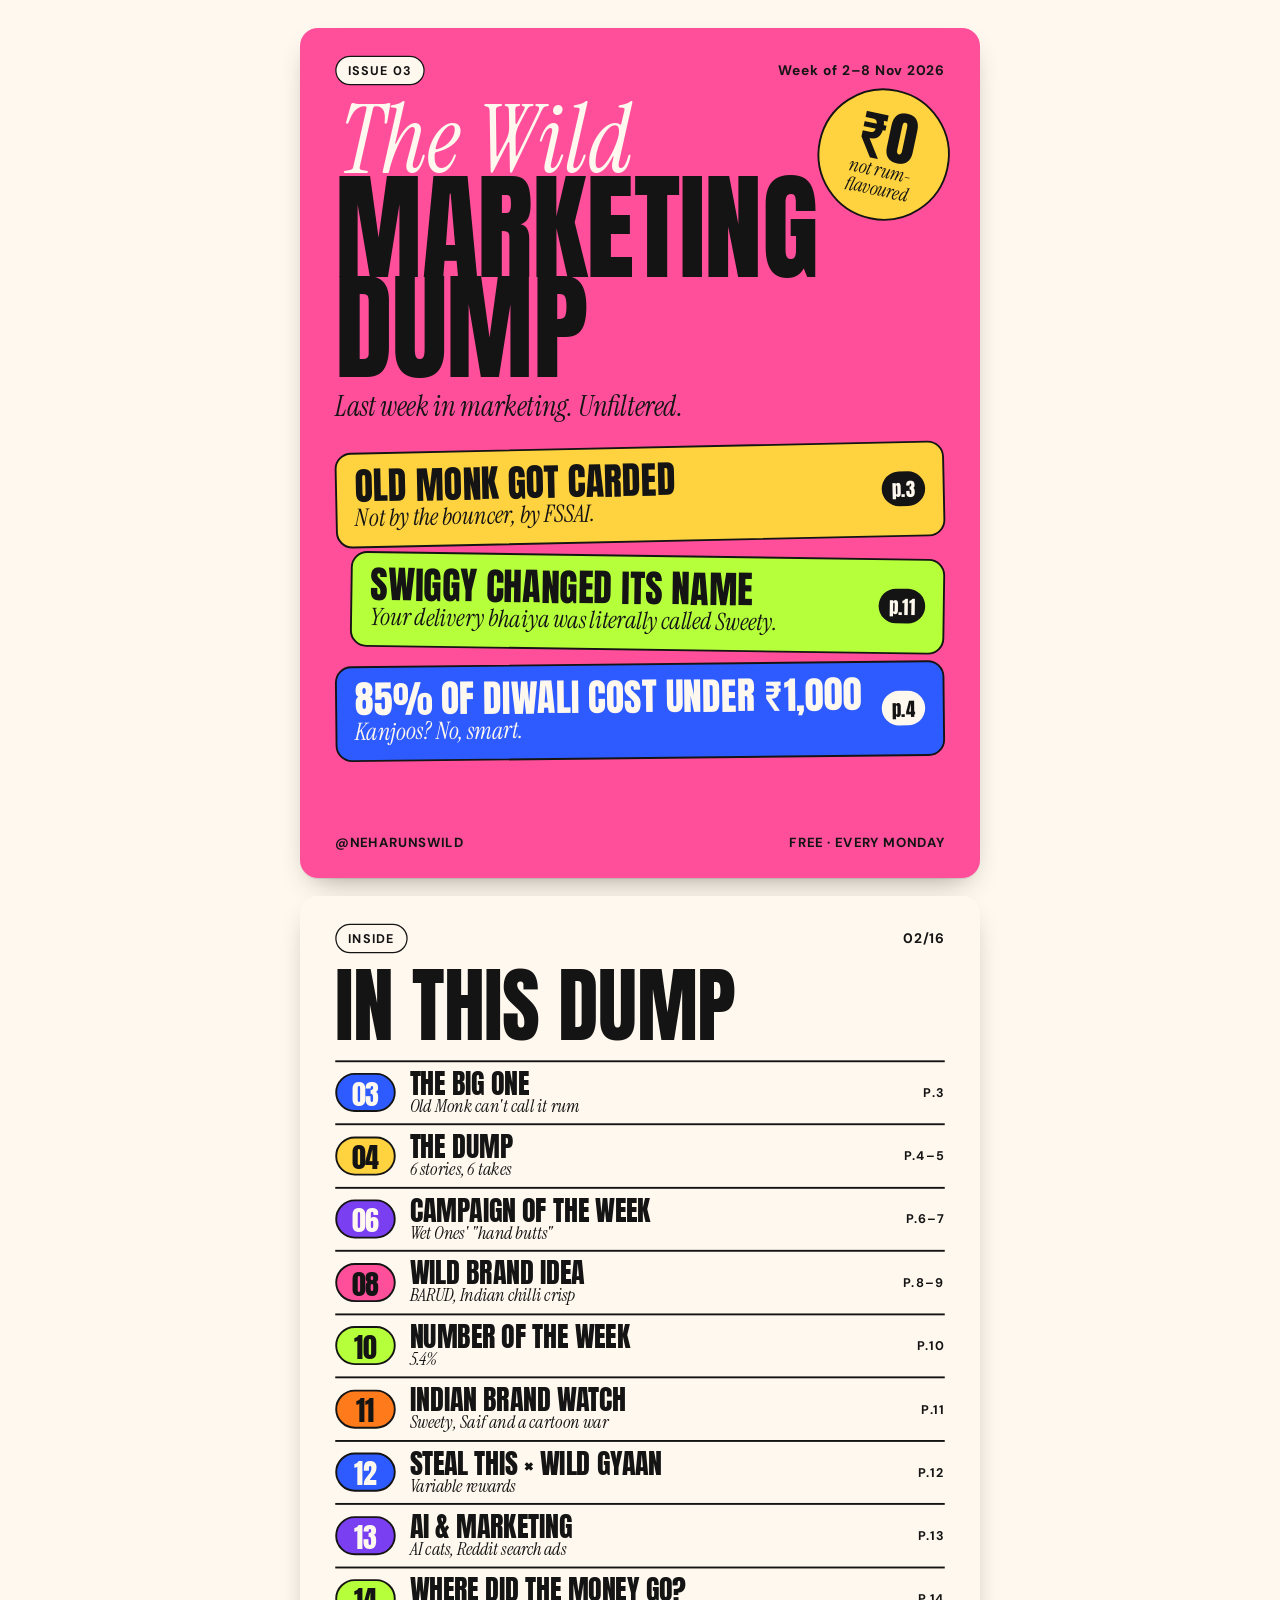
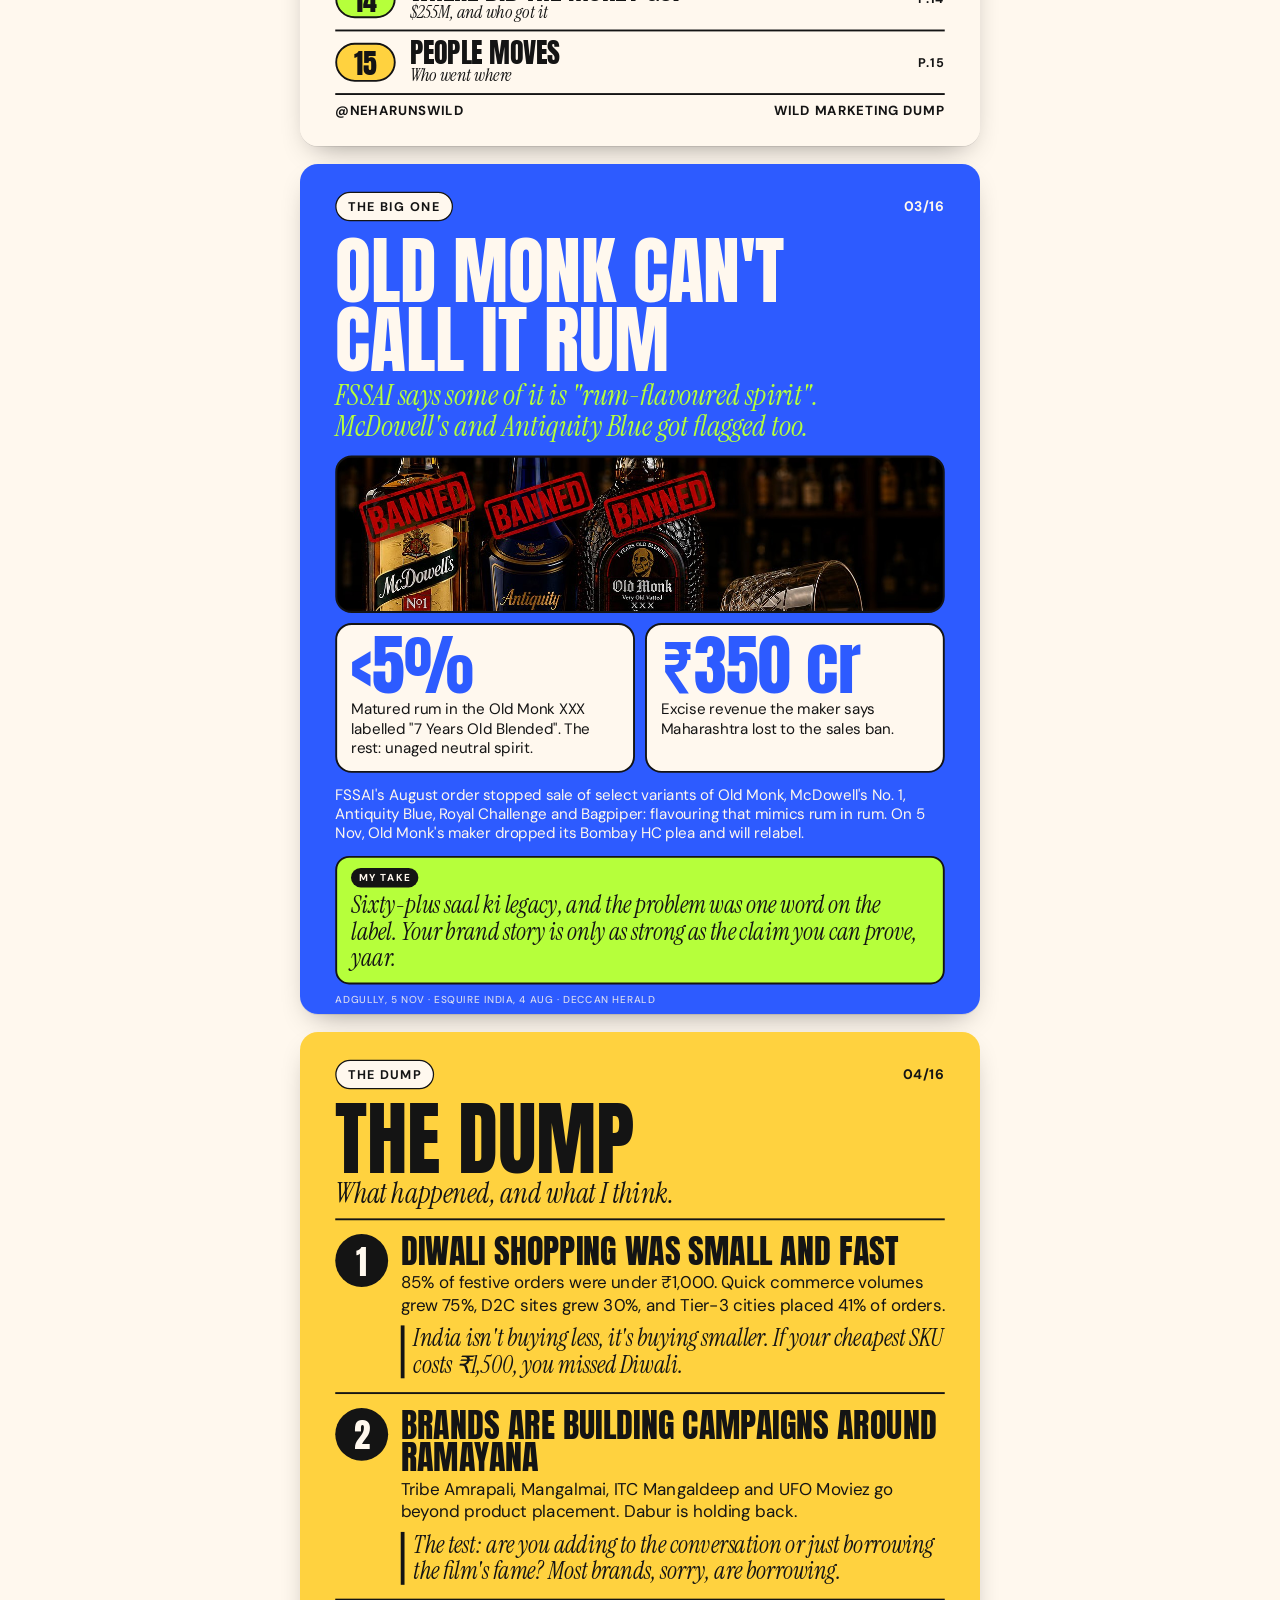
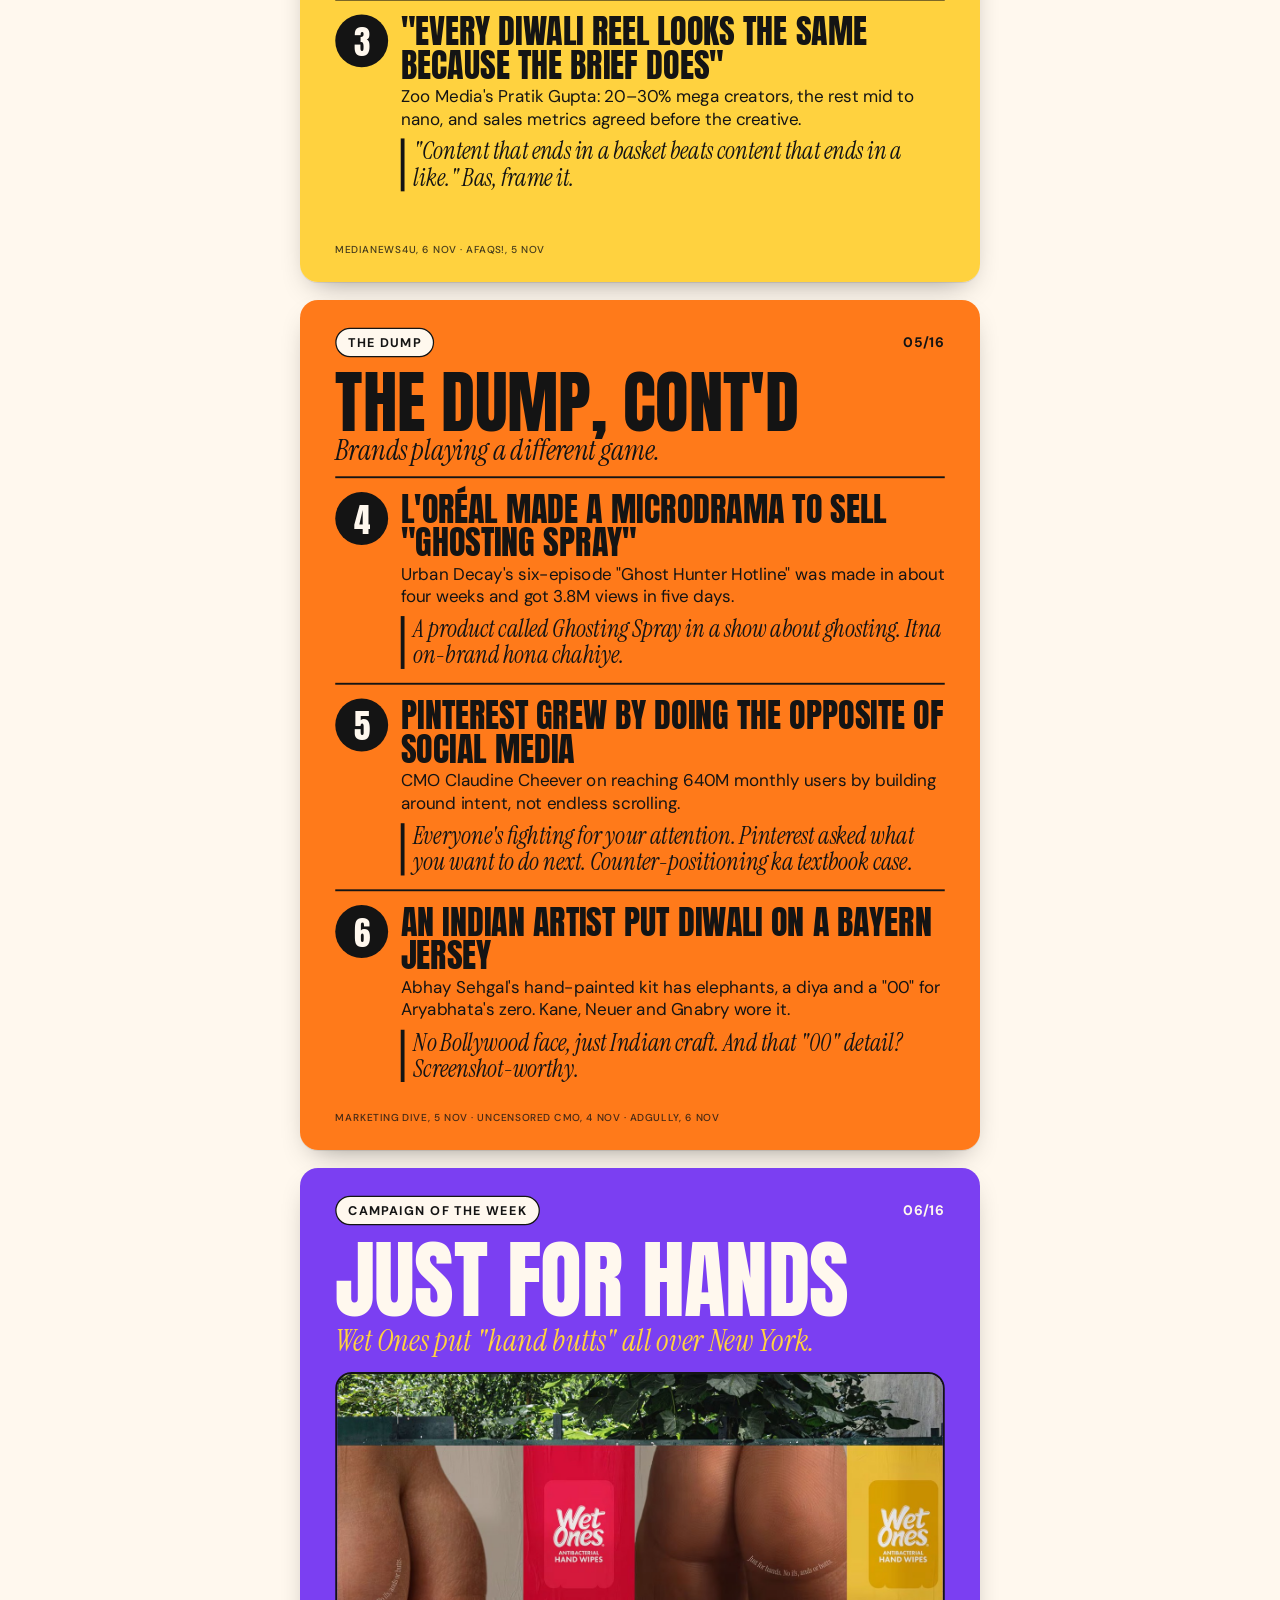
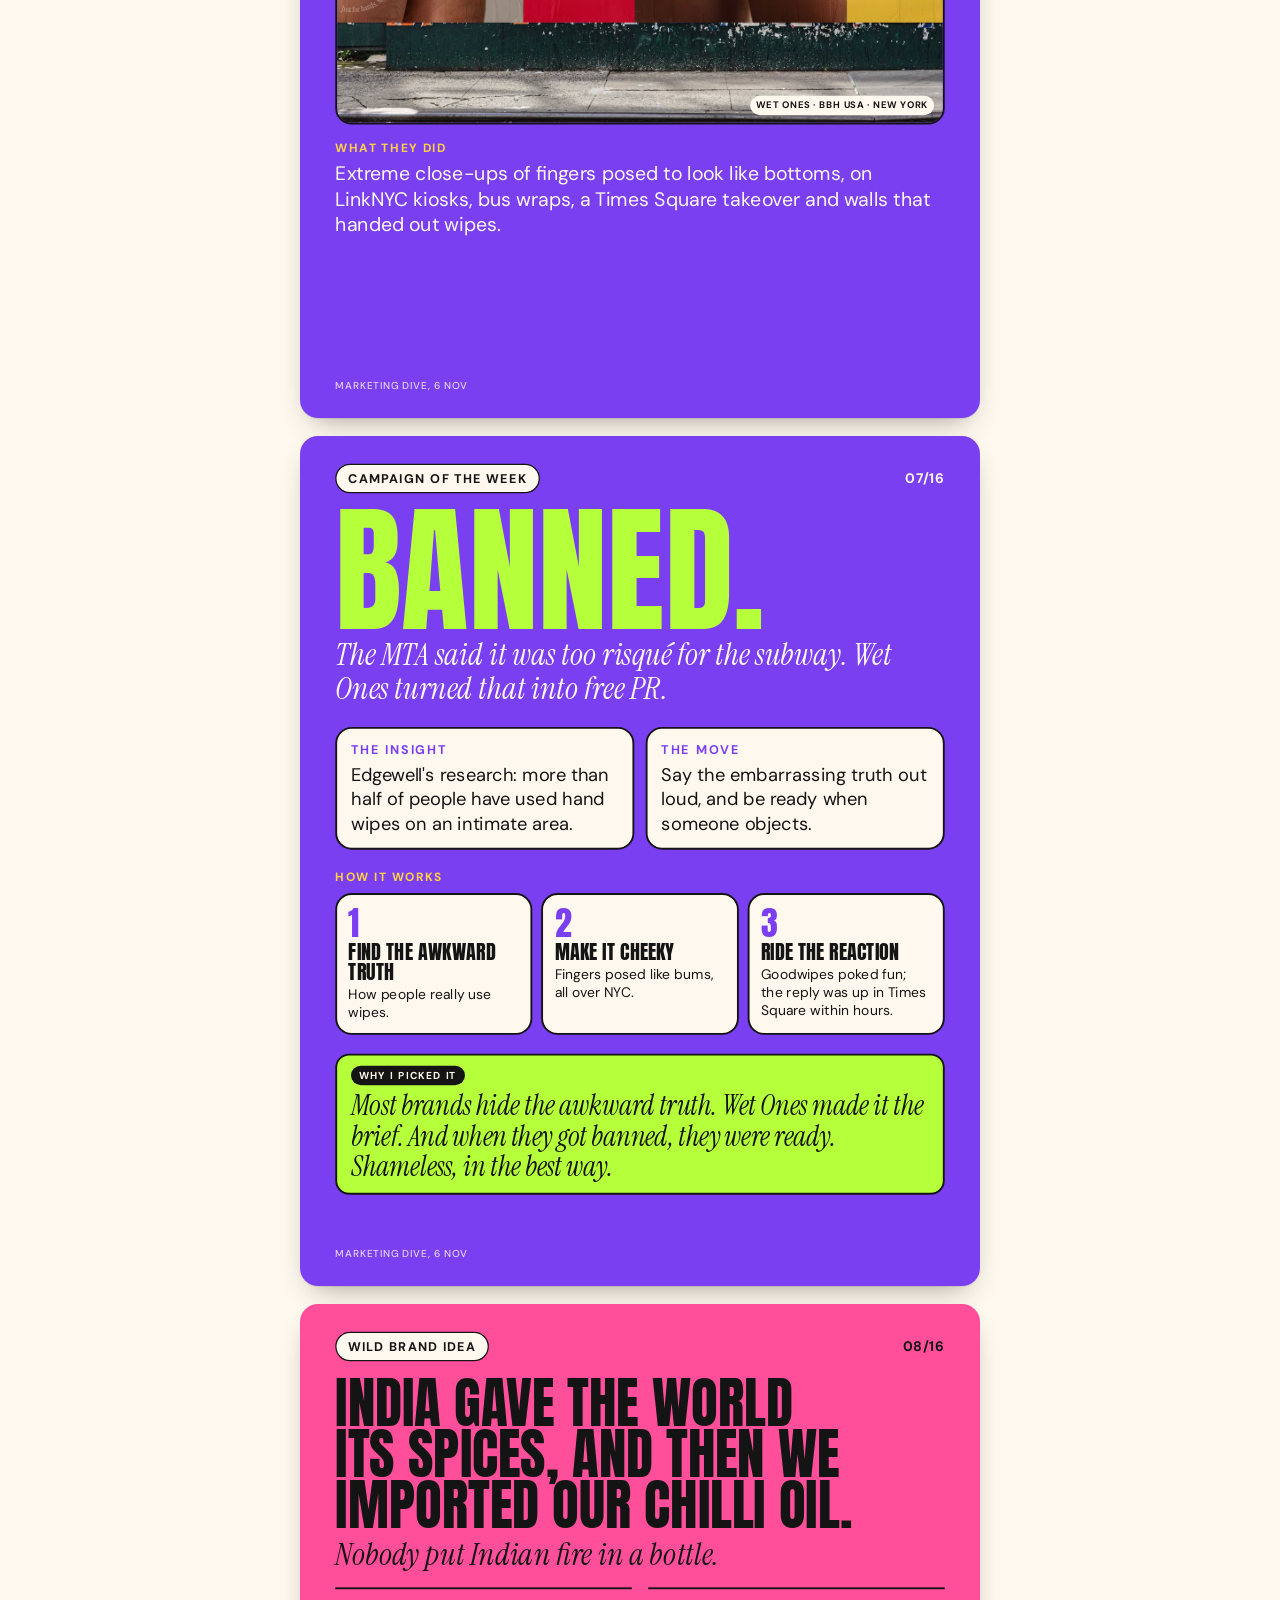
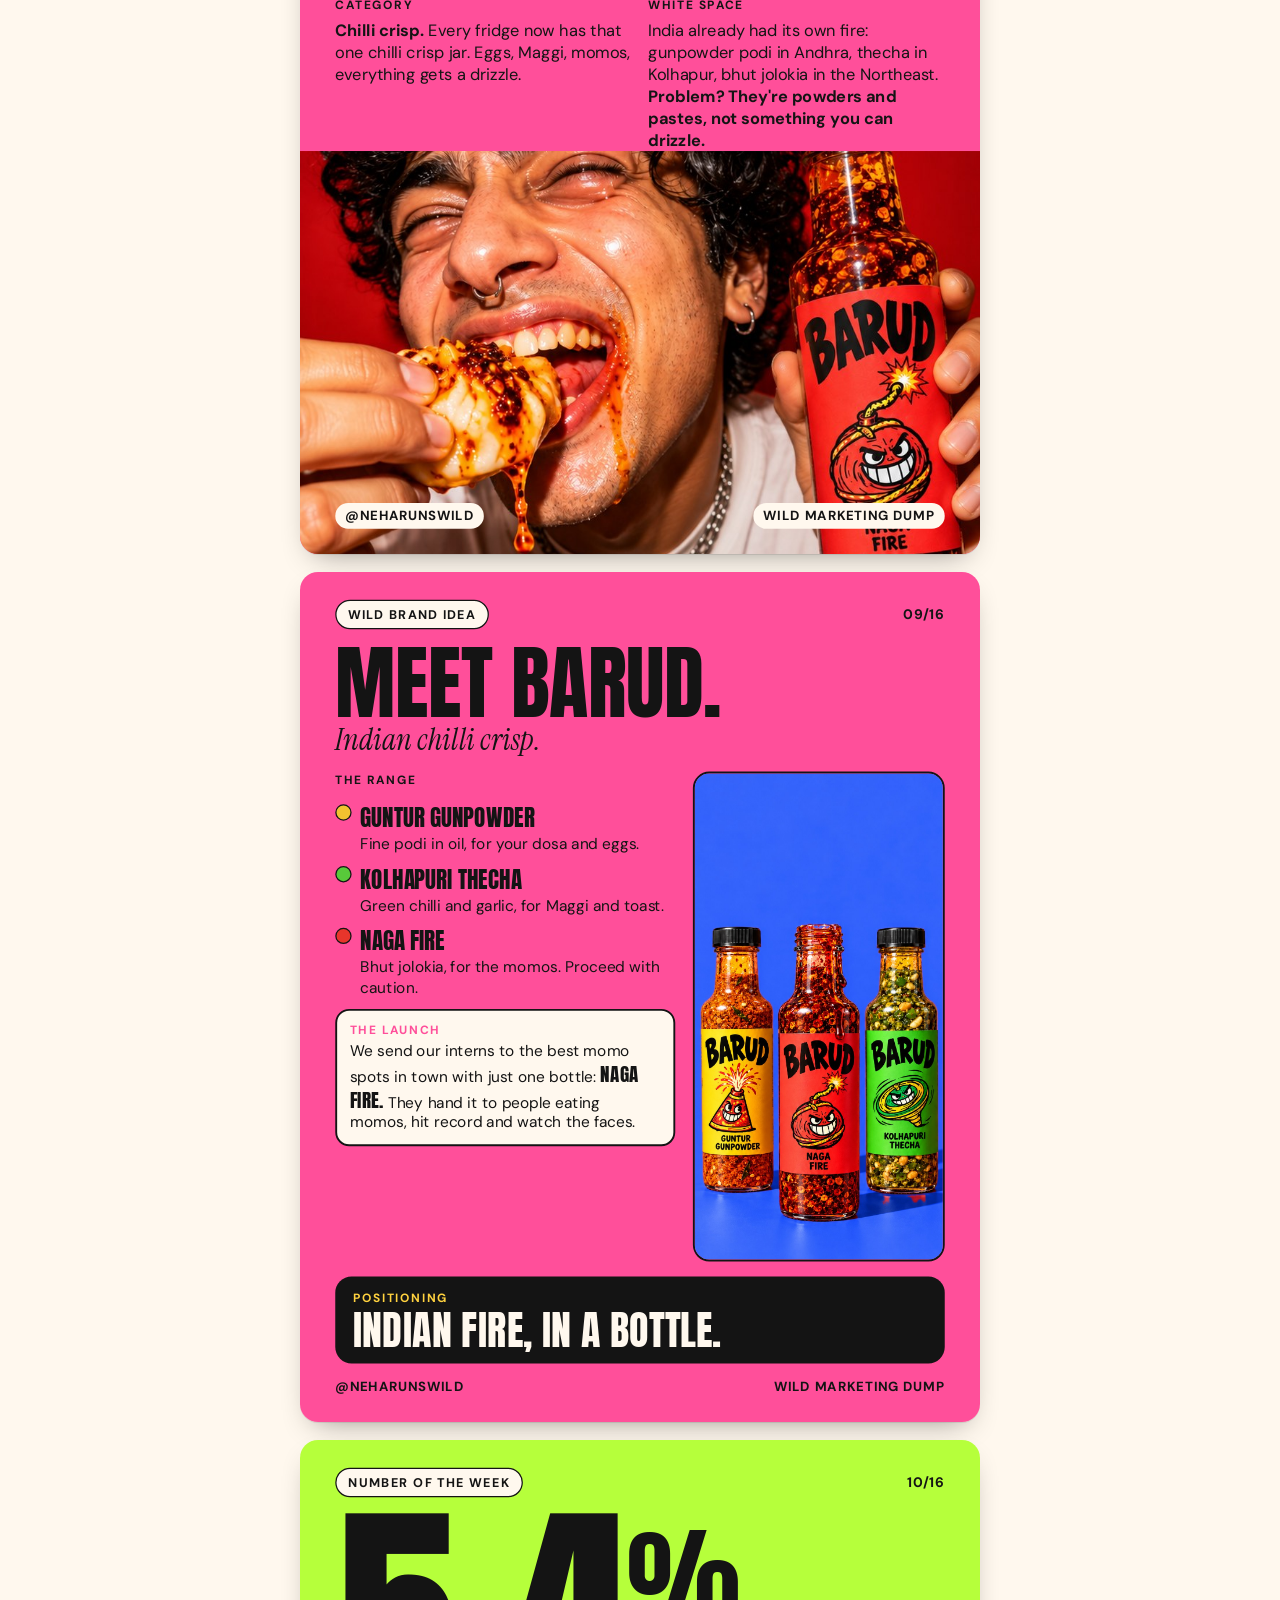
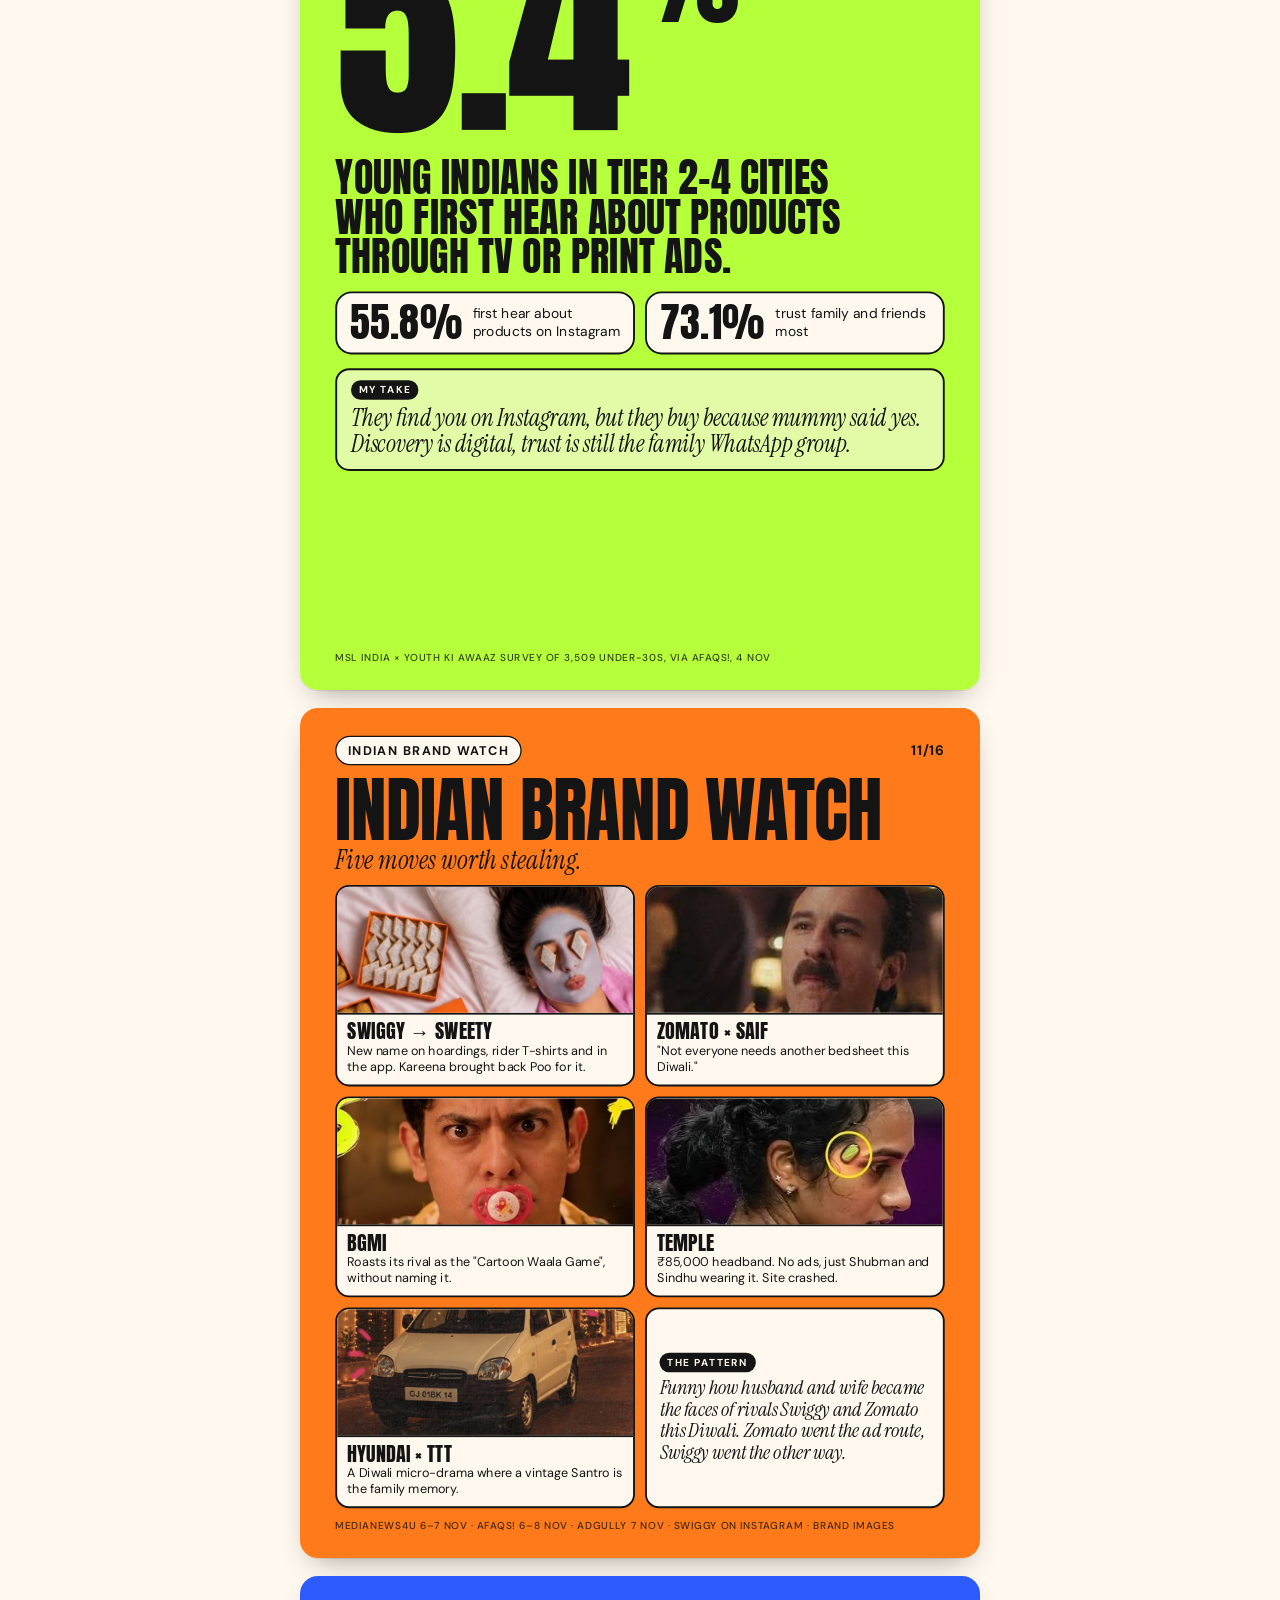
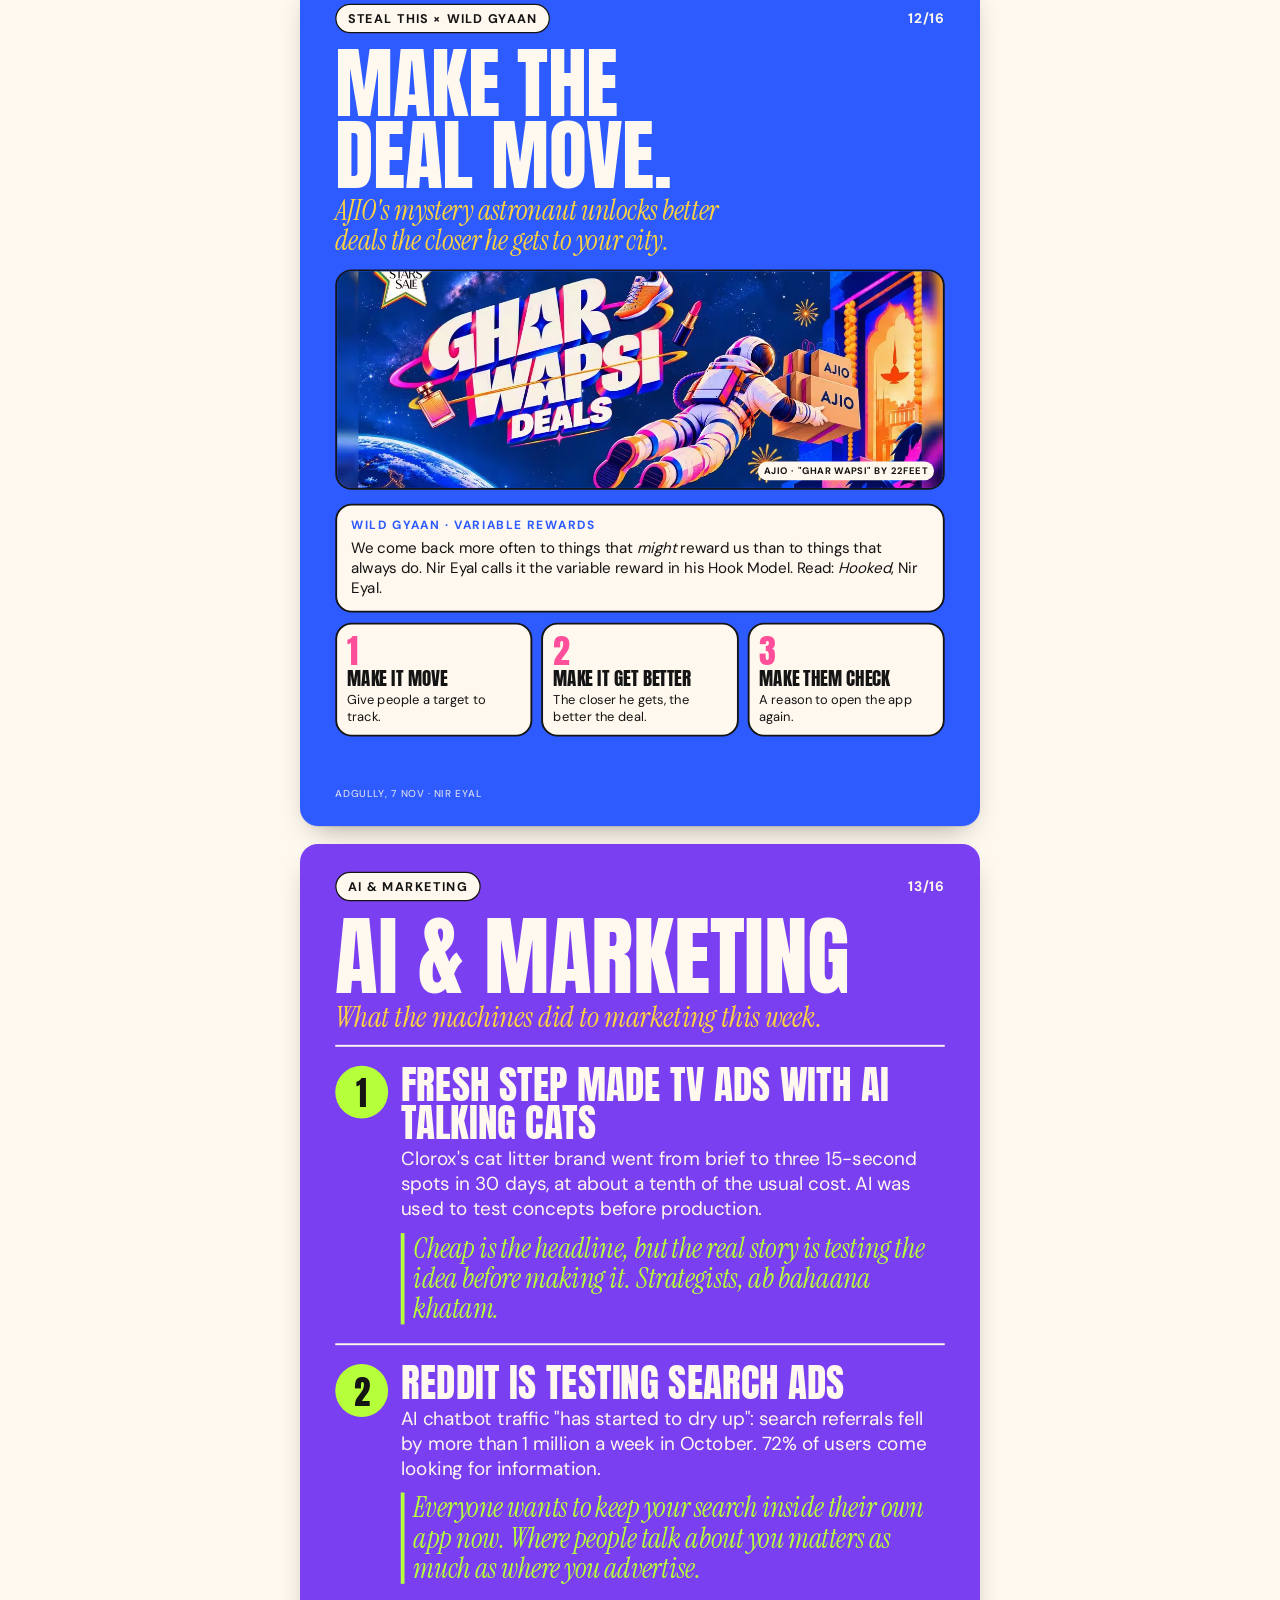
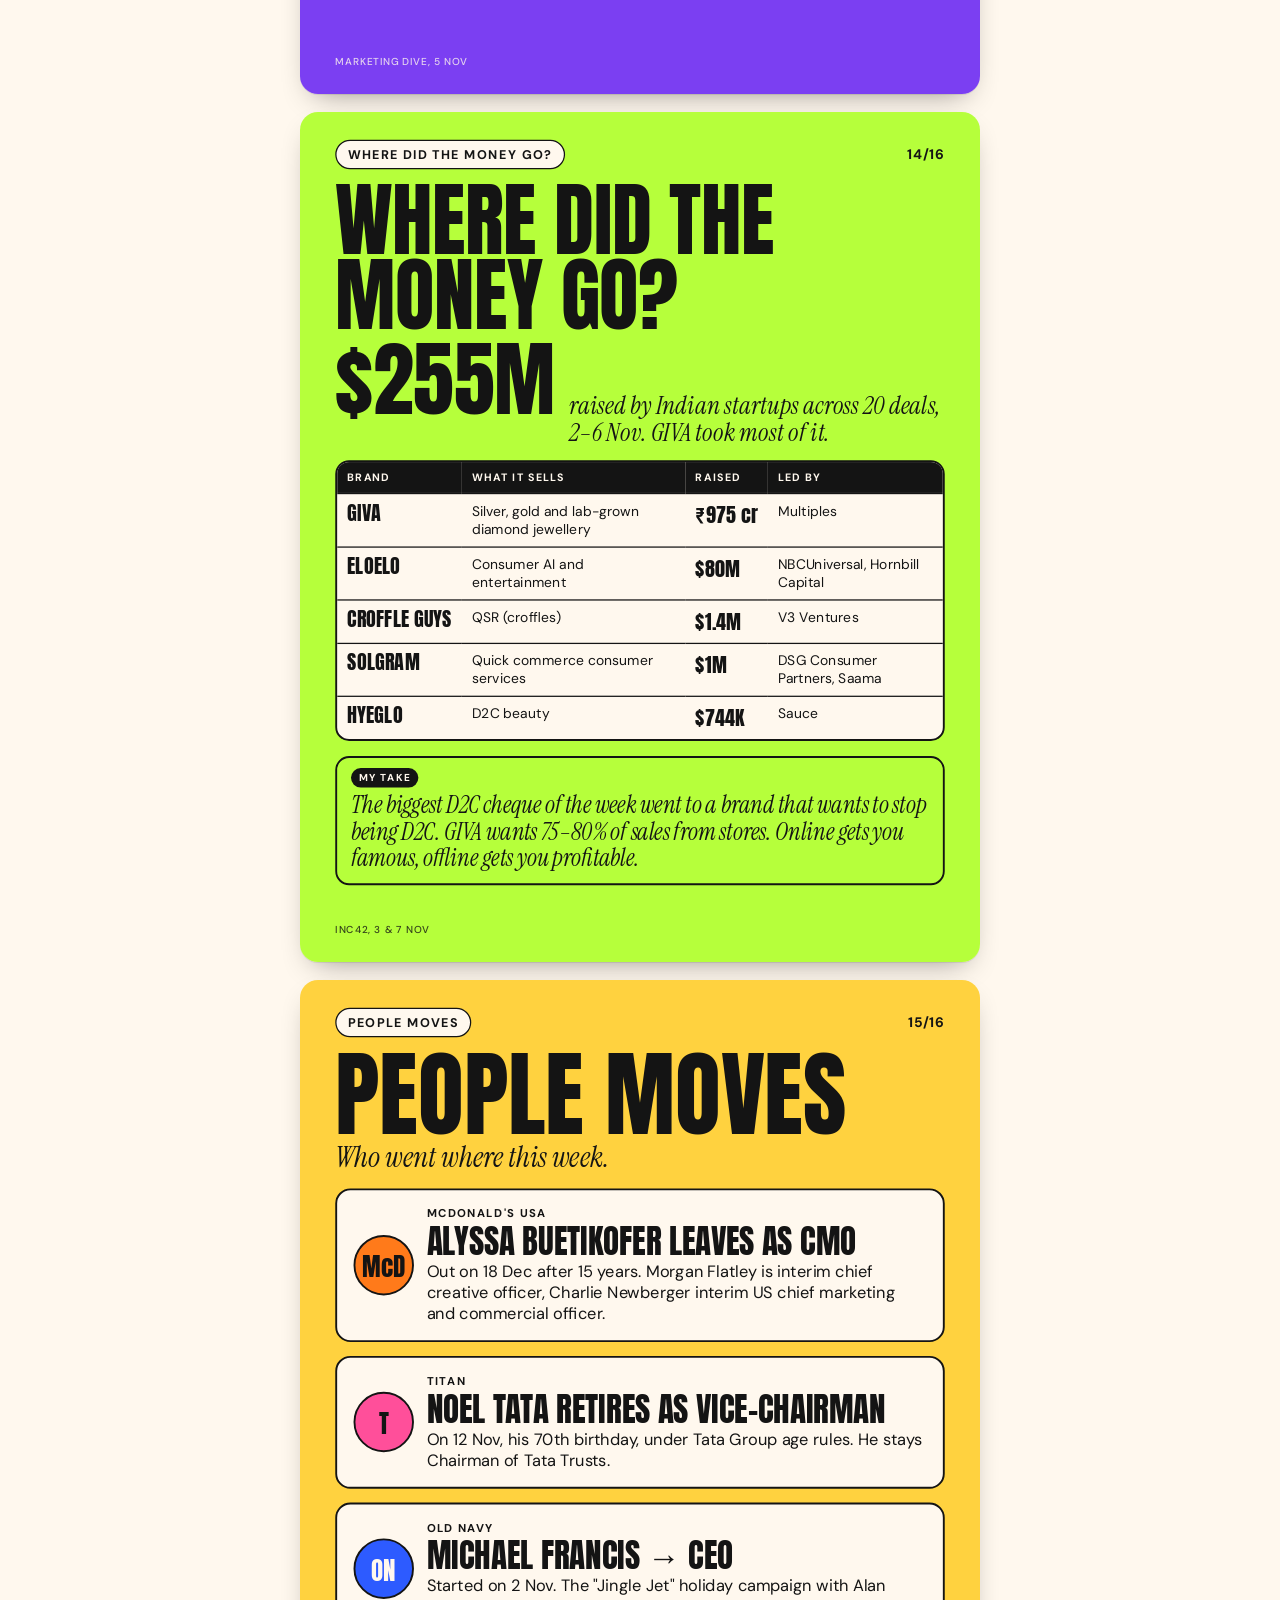
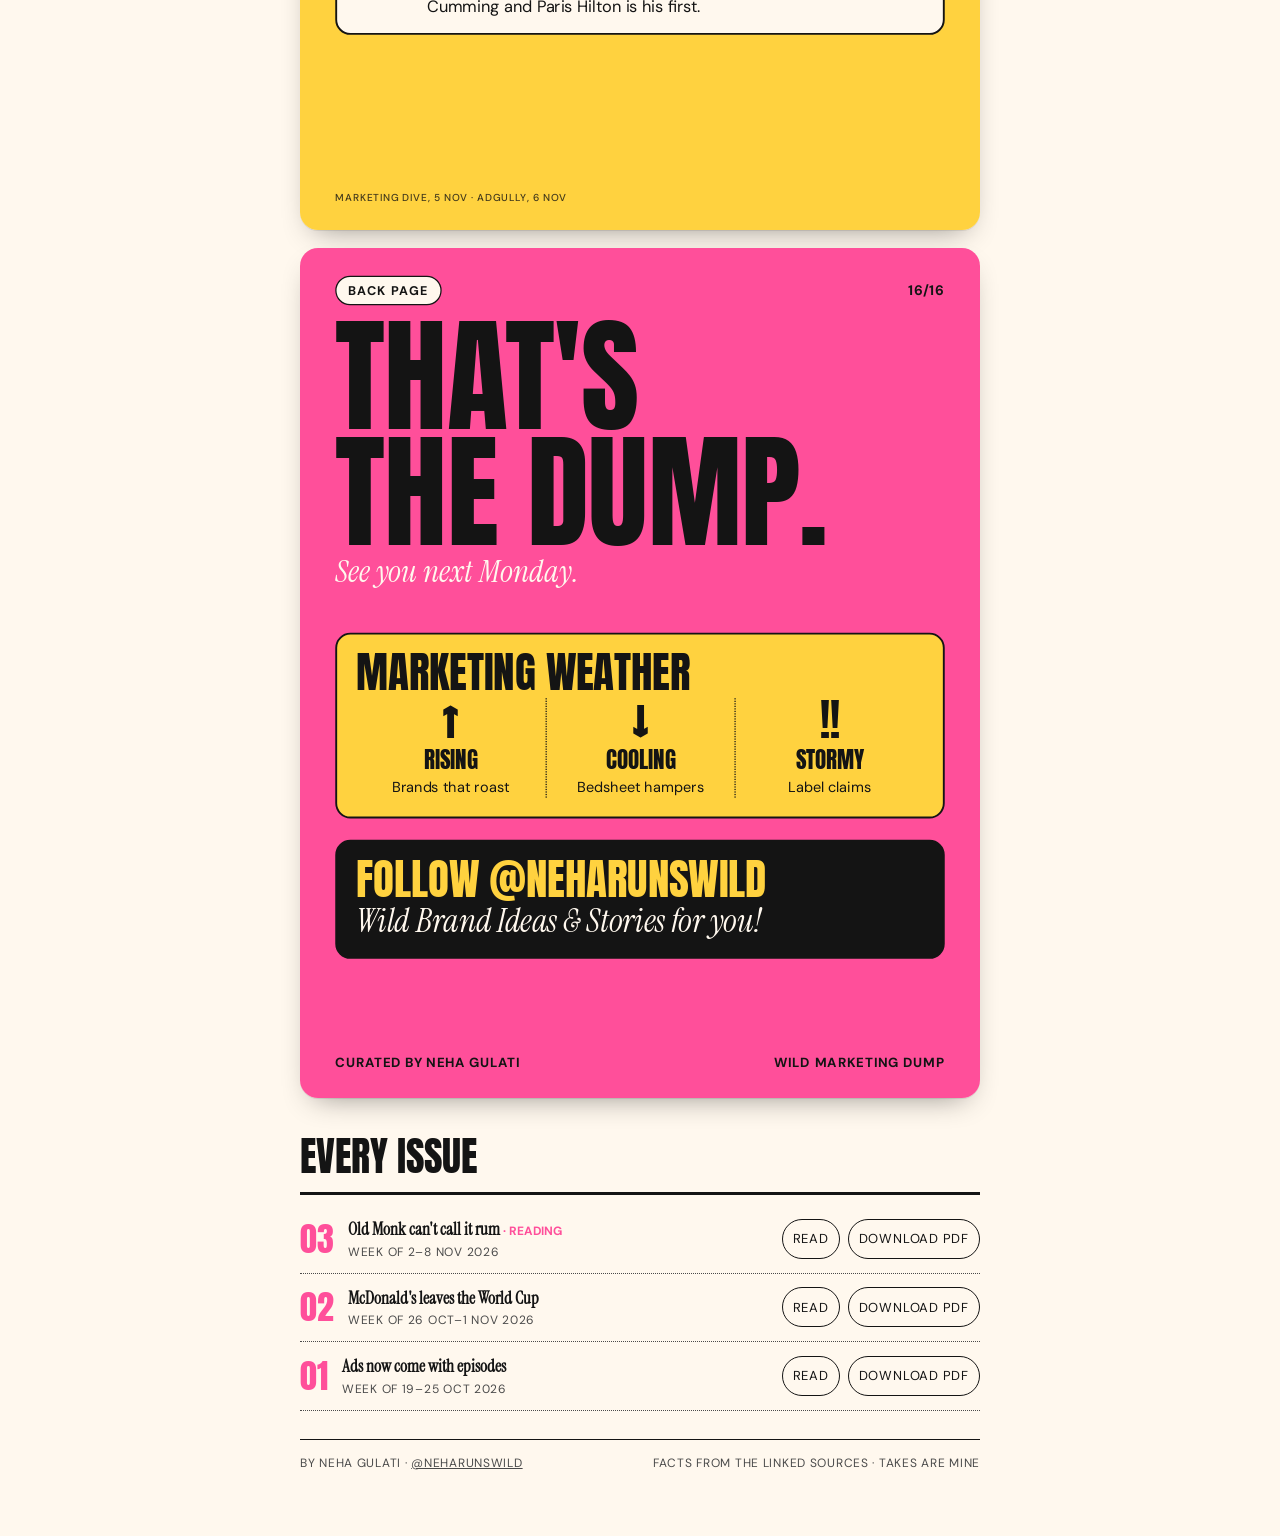
<file: index.html>
<!doctype html>
<html lang="en">
<head>
<meta charset="utf-8">
<meta name="viewport" content="width=device-width, initial-scale=1">
<title>Wild Marketing Dump</title>
<meta property="og:title" content="The Wild Marketing Dump">
<meta property="og:description" content="Last week in marketing. Unfiltered. By Neha Gulati. New issue every Monday.">
<meta property="og:image" content="img/cover.png">
<link rel="icon" href="img/cover.png">
<meta name="description" content="Last week in marketing, India first. Curated and opinionated by Neha Gulati. New issue every Monday.">
<link rel="stylesheet" href="fonts.css">
<link rel="stylesheet" href="mag.css">
<style>
:root {
  --blackletter: var(--serif);
  --mono: var(--sans);
  --bg: #FFF8EE;
  --surface: #FFFFFF;
  --text: #141414;
  --text-2: #4A4A4A;
  --line: #141414;
  --accent: #FF4F9A;
  --accent-ink: #141414;
  --hi: #FFD23F;
  color-scheme: light;
}
@media (prefers-color-scheme: dark) {
  :root:not([data-theme="light"]) {
    --bg: #141414; --surface: #1F1F1F; --text: #FFF8EE; --text-2: #C9C2B8; --line: #FFF8EE;
    --accent: #FF4F9A; --accent-ink: #141414; color-scheme: dark;
  }
}
:root[data-theme="dark"] {
  --bg: #141414; --surface: #1F1F1F; --text: #FFF8EE; --text-2: #C9C2B8; --line: #FFF8EE;
  --accent: #FF4F9A; --accent-ink: #141414; color-scheme: dark;
}
* { box-sizing: border-box; }
html, body { margin: 0; }
body {
  background: var(--bg); color: var(--text);
  font-family: var(--serif); font-size: 17px; line-height: 1.5;
  padding: 28px 16px 64px;
}
[hidden] { display: none !important; }
.wrap { max-width: 680px; margin: 0 auto; display: flex; flex-direction: column; gap: 28px; }
a { color: inherit; }
a:focus-visible, button:focus-visible { outline: 3px solid var(--accent); outline-offset: 3px; }

/* Masthead */
.top { text-align: center; display: flex; flex-direction: column; gap: 10px; }
.top .meta { display: flex; justify-content: space-between; gap: 12px; flex-wrap: wrap; font-family: var(--sans); font-weight: 700; font-size: 12px; letter-spacing: .1em; text-transform: uppercase; }
.top h1 { font-family: var(--head); font-weight: 400; text-transform: uppercase; font-size: clamp(48px, 13vw, 96px); line-height: .9; margin: 6px 0 0; }
.top h1 small { display: block; font-family: var(--serif); font-style: italic; text-transform: none; font-size: .55em; color: var(--accent); }
.top p { margin: 0; font-style: italic; color: var(--text-2); font-size: 18px; text-wrap: balance; }

/* Latest issue bar */
.bar { display: flex; flex-wrap: wrap; align-items: center; gap: 12px 16px; border: 2.5px solid var(--line); border-radius: 20px; background: var(--hi); color: #141414; padding: 16px 18px; }
.bar .label { color: #141414 !important; }
.bar .what { margin-right: auto; display: flex; flex-direction: column; gap: 2px; min-width: 0; }
.bar .label { font-family: var(--mono); font-size: 12px; letter-spacing: .08em; text-transform: uppercase; color: var(--text-2); }
.bar .title { font-family: var(--head); font-size: 26px; line-height: 1.05; text-transform: uppercase; letter-spacing: .01em; }
.btn { border-radius: 999px; display: inline-flex; align-items: center; gap: 8px; min-height: 44px; padding: 10px 18px; background: var(--accent); color: var(--accent-ink); font-family: var(--head); font-size: 20px; letter-spacing: .04em; text-transform: uppercase; text-decoration: none; border: 0; cursor: pointer; }
.btn:hover { filter: brightness(1.08); }
.btn.ghost { background: transparent; color: var(--text); border: 2px solid var(--line); }

.note { font-family: var(--mono); font-size: 13px; color: var(--accent); margin: -12px 0 0; }

/* Sheets */
#reader { display: flex; flex-direction: column; gap: 18px; }
.frame { width: 100%; position: relative; overflow: hidden; border-radius: 18px; box-shadow: 0 1px 0 rgba(0,0,0,.08), 0 12px 30px -14px rgba(0,0,0,.45); }
.frame .sheet { position: absolute; top: 0; left: 0; transform-origin: 0 0; }

.loading { font-family: var(--mono); font-size: 14px; color: var(--text-2); text-align: center; padding: 40px 0; }

/* Archive */
.archive h2 { font-family: var(--head); font-weight: 400; font-size: 40px; text-transform: uppercase; margin: 0 0 10px; border-bottom: 3px solid var(--line); padding-bottom: 6px; }
.archive ol { list-style: none; margin: 0; padding: 0; display: flex; flex-direction: column; }
.archive li { display: grid; grid-template-columns: auto 1fr auto; gap: 4px 14px; align-items: center; padding: 12px 0; border-bottom: 1px dotted var(--text-2); }
.archive .no { font-family: var(--head); font-size: 34px; color: var(--accent); line-height: 1; }
.archive .t { display: flex; flex-direction: column; min-width: 0; }
.archive .t b { font-weight: 600; text-wrap: pretty; }
.archive .t span { font-family: var(--mono); font-size: 12px; letter-spacing: .06em; text-transform: uppercase; color: var(--text-2); }
.archive .acts { display: flex; gap: 8px; flex-wrap: wrap; justify-content: flex-end; }
.archive .acts a, .archive .acts button { border-radius: 999px; font-family: var(--mono); font-size: 13px; text-transform: uppercase; letter-spacing: .06em; padding: 8px 10px; min-height: 40px; border: 1.5px solid var(--line); background: transparent; color: var(--text); text-decoration: none; cursor: pointer; display: inline-flex; align-items: center; }
.archive .acts a:hover, .archive .acts button:hover { background: var(--hi); color: #141414; }
.archive li[aria-current="true"] .t b::after { content: " · reading"; color: var(--accent); font-family: var(--mono); font-size: 12px; text-transform: uppercase; }
@media (max-width: 460px) { .archive li { grid-template-columns: auto 1fr; } .archive .acts { grid-column: 1 / -1; justify-content: flex-start; } }

footer { border-top: 1px solid var(--line); padding-top: 14px; font-family: var(--mono); font-size: 12px; letter-spacing: .06em; text-transform: uppercase; display: flex; justify-content: space-between; gap: 12px; flex-wrap: wrap; color: var(--text-2); }
</style>
</head>
<body>
<div class="wrap">

  <header class="top" hidden>
    <div class="meta"><span>Free · every Monday</span><span>India first, then the world</span></div>
    <h1><small>The</small>Wild Marketing Dump</h1>
    <p>Last week in marketing. Unfiltered. By Neha Gulati.</p>
  </header>

  <div class="bar" id="bar" hidden>
    <div class="what">
      <span class="label" id="barLabel">Latest issue</span>
      <span class="title" id="barTitle">Loading…</span>
    </div>
    <a class="btn" id="pdf" href="#" target="_blank" rel="noopener">Open PDF ↗</a>
  </div>
  <p class="note" id="note" role="status" hidden></p>

  <main id="reader" aria-live="polite"><p class="loading">Loading the issue…</p></main>

  <section class="archive" aria-labelledby="archH">
    <h2 id="archH">Every issue</h2>
    <ol id="archive"></ol>
  </section>

  <footer>
    <span>By Neha Gulati · <a href="https://www.instagram.com/neharunswild/" target="_blank" rel="noopener">@neharunswild</a></span>
    <span>Facts from the linked sources · takes are mine</span>
  </footer>
</div>

<script>
(function () {
  var reader = document.getElementById('reader');
  var archive = document.getElementById('archive');
  var pdf = document.getElementById('pdf');
  var barLabel = document.getElementById('barLabel');
  var barTitle = document.getElementById('barTitle');
  var note = document.getElementById('note');
  var issues = [], cache = {}, current = null;

  function fit() {
    var frames = reader.querySelectorAll('.frame');
    for (var i = 0; i < frames.length; i++) {
      var f = frames[i], w = f.clientWidth, s = w / 1080;
      f.style.height = Math.round(1350 * s) + 'px';
      f.firstElementChild.style.transform = 'scale(' + s + ')';
    }
  }
  if (window.ResizeObserver) new ResizeObserver(fit).observe(reader); else window.addEventListener('resize', fit);

  function render(html, base) {
    var doc = new DOMParser().parseFromString(html, 'text/html');
    var imgs = doc.querySelectorAll('img[src]');
    for (var k = 0; k < imgs.length; k++) { try { imgs[k].setAttribute('src', new URL(imgs[k].getAttribute('src'), base).href); } catch (e) {} }
    var sheets = doc.querySelectorAll('.sheet');
    reader.innerHTML = '';
    for (var i = 0; i < sheets.length; i++) {
      var frame = document.createElement('div');
      frame.className = 'frame';
      var s = document.importNode(sheets[i], true);
      var links = s.querySelectorAll('a[href]');
      for (var j = 0; j < links.length; j++) { links[j].target = '_blank'; links[j].rel = 'noopener'; }
      frame.appendChild(s);
      reader.appendChild(frame);
    }
    fit();
  }

  function mark() {
    var lis = archive.querySelectorAll('li');
    for (var i = 0; i < lis.length; i++) lis[i].setAttribute('aria-current', lis[i].getAttribute('data-no') === current ? 'true' : 'false');
  }

  function show(no, scroll) {
    var it = null;
    for (var i = 0; i < issues.length; i++) if (issues[i].no === no) it = issues[i];
    if (!it) return;
    current = no;
    var latest = issues[0].no === no;
    barLabel.textContent = (latest ? 'Latest issue' : 'Past issue') + ' · No. ' + it.no + ' · ' + it.week;
    barTitle.textContent = it.headline;
    pdf.href = it.pdf;
    note.hidden = true;
    if (!latest) note.textContent = 'You are reading an older issue. The latest is No. ' + issues[0].no + '.';
    try { history.replaceState(null, '', latest ? location.pathname + location.search : '#' + no); } catch (e) {}
    mark();
    var base = new URL(it.html, location.href).href;
    var done = function (html) { render(html, base); if (scroll) window.scrollTo(0, 0); };
    if (cache[no]) return done(cache[no]);
    reader.innerHTML = '<p class="loading">Loading the issue…</p>';
    fetch(it.html, { cache: 'no-cache' }).then(function (r) { if (!r.ok) throw 0; return r.text(); })
      .then(function (t) { cache[no] = t; if (current === no) done(t); })
      .catch(function () { reader.innerHTML = '<p class="loading">This issue did not load. Check your connection and try again.</p>'; });
  }

  function buildArchive() {
    archive.innerHTML = '';
    issues.forEach(function (it) {
      var li = document.createElement('li');
      li.setAttribute('data-no', it.no);
      li.innerHTML = '<span class="no"></span><span class="t"><b></b><span></span></span><span class="acts"><button type="button">Read</button><a>Download PDF</a></span>';
      li.querySelector('.no').textContent = it.no;
      li.querySelector('.t b').textContent = it.headline;
      li.querySelector('.t span').textContent = 'Week of ' + it.week;
      li.querySelector('button').addEventListener('click', function () { show(it.no, true); });
      var a = li.querySelector('a'); a.href = it.pdf; a.setAttribute('download', 'Wild-Marketing-Dump-' + it.no + '.pdf');
      archive.appendChild(li);
    });
  }

  fetch('issues.json', { cache: 'no-cache' }).then(function (r) { return r.json(); }).then(function (data) {
    issues = data.slice().sort(function (a, b) { return a.no < b.no ? 1 : -1; });
    buildArchive();
    var h = (location.hash || '').slice(1);
    show(h && issues.some(function (x) { return x.no === h; }) ? h : issues[0].no, false);
  }).catch(function () {
    reader.innerHTML = '<p class="loading">The issues did not load. Refresh the page to try again.</p>';
    barTitle.textContent = '';
  });
})();
</script>
</body>
</html>
</file>
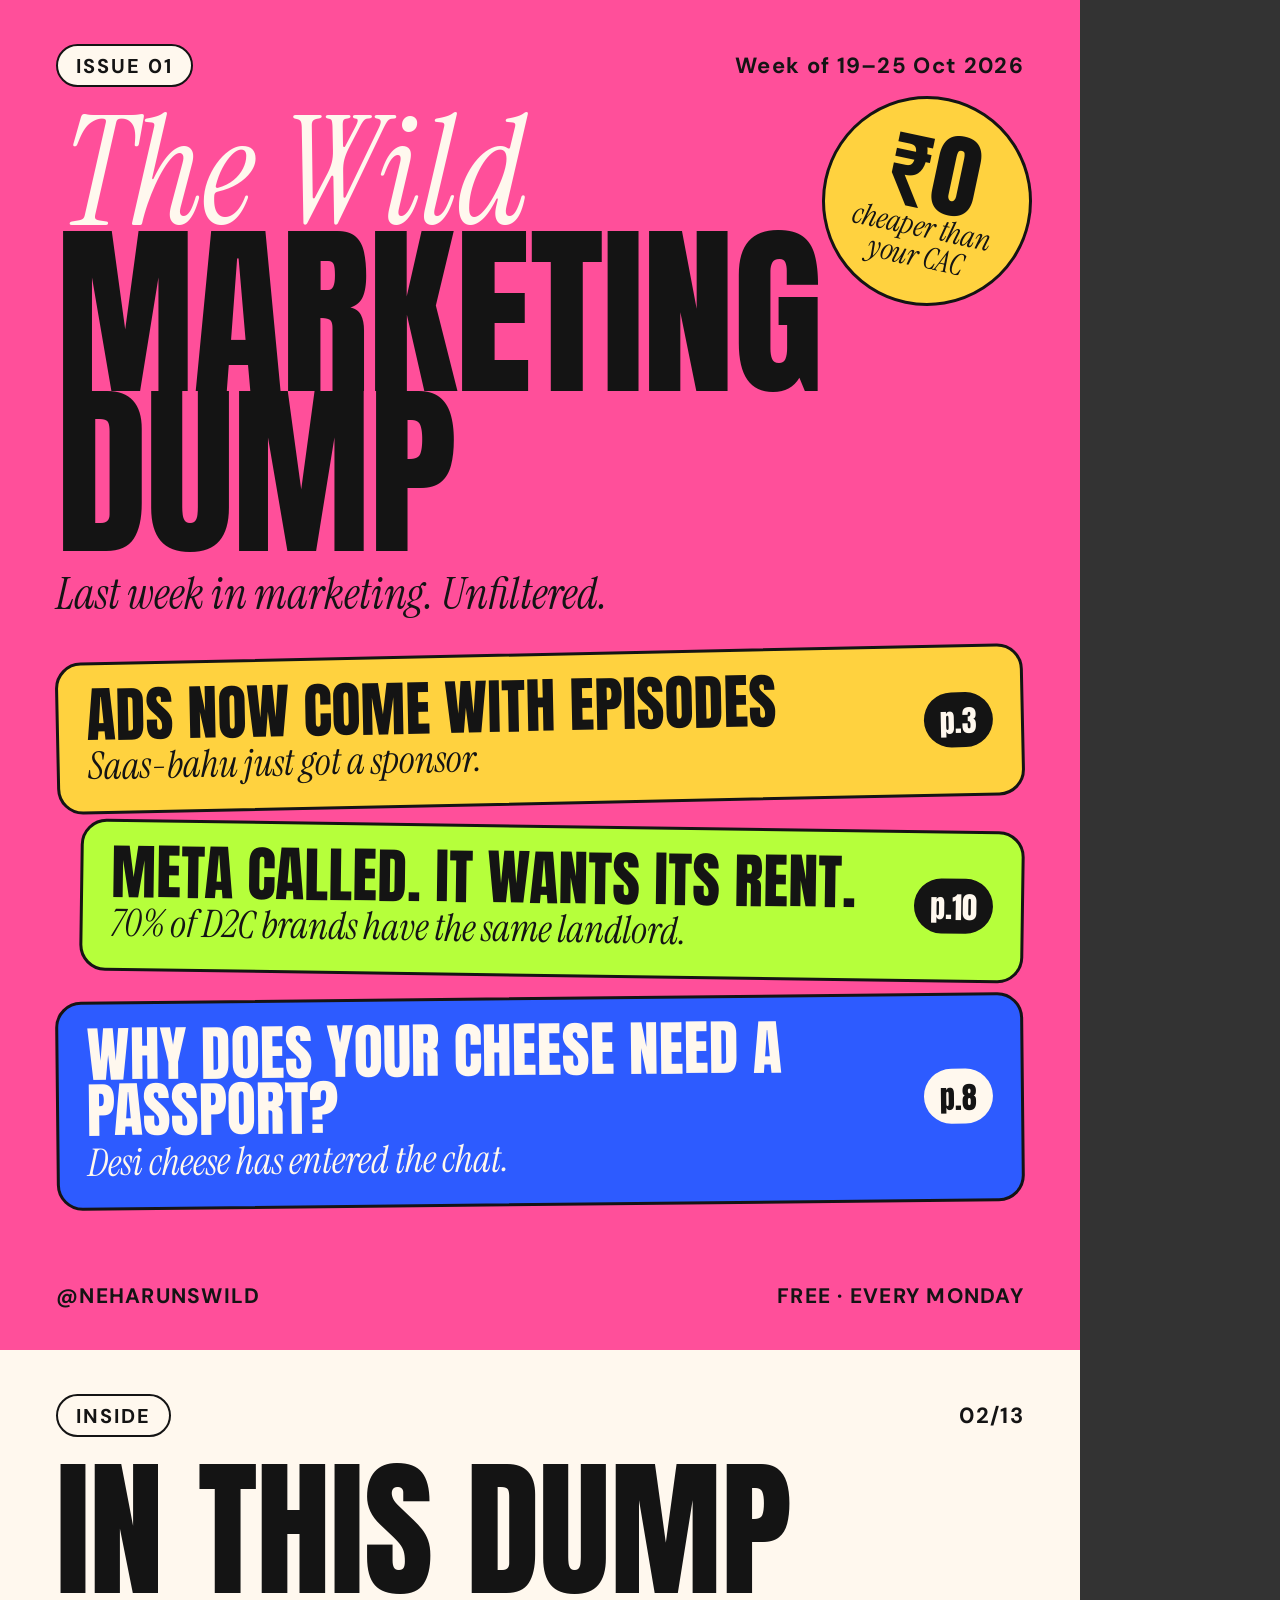
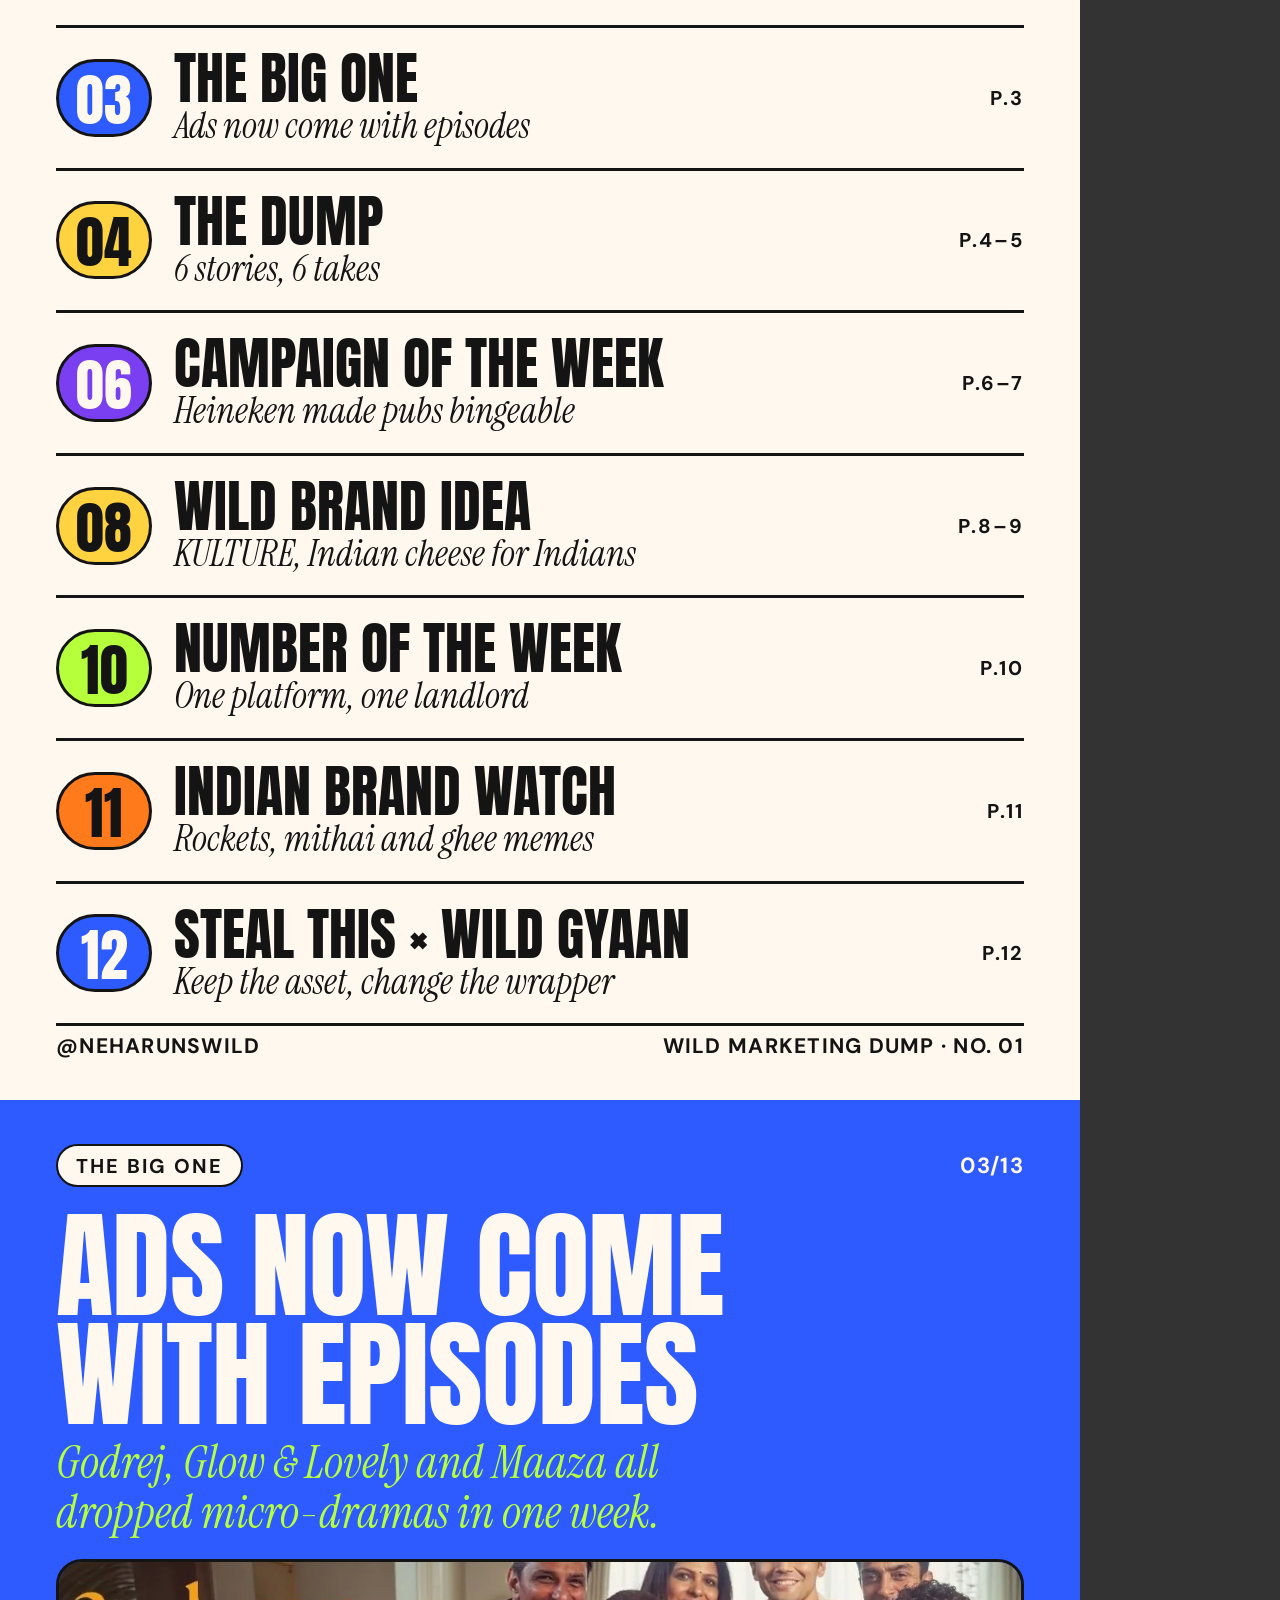
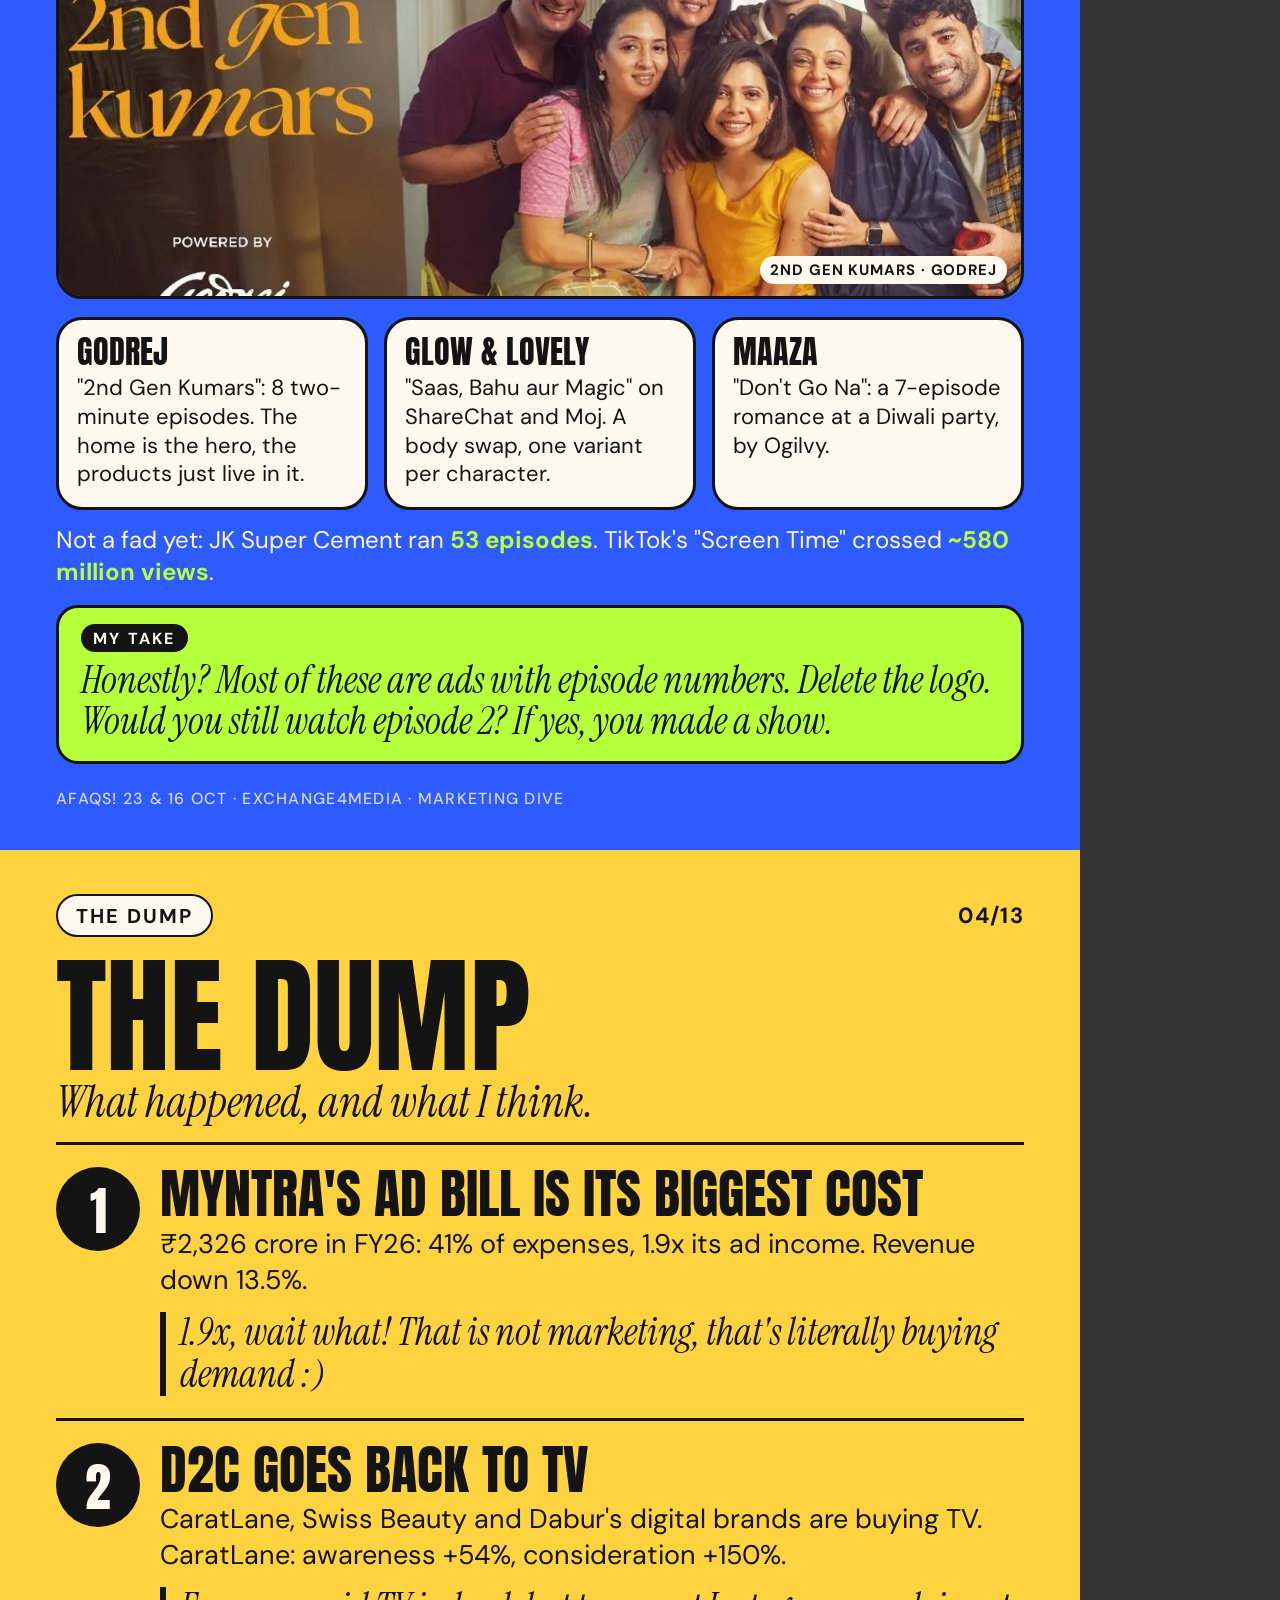
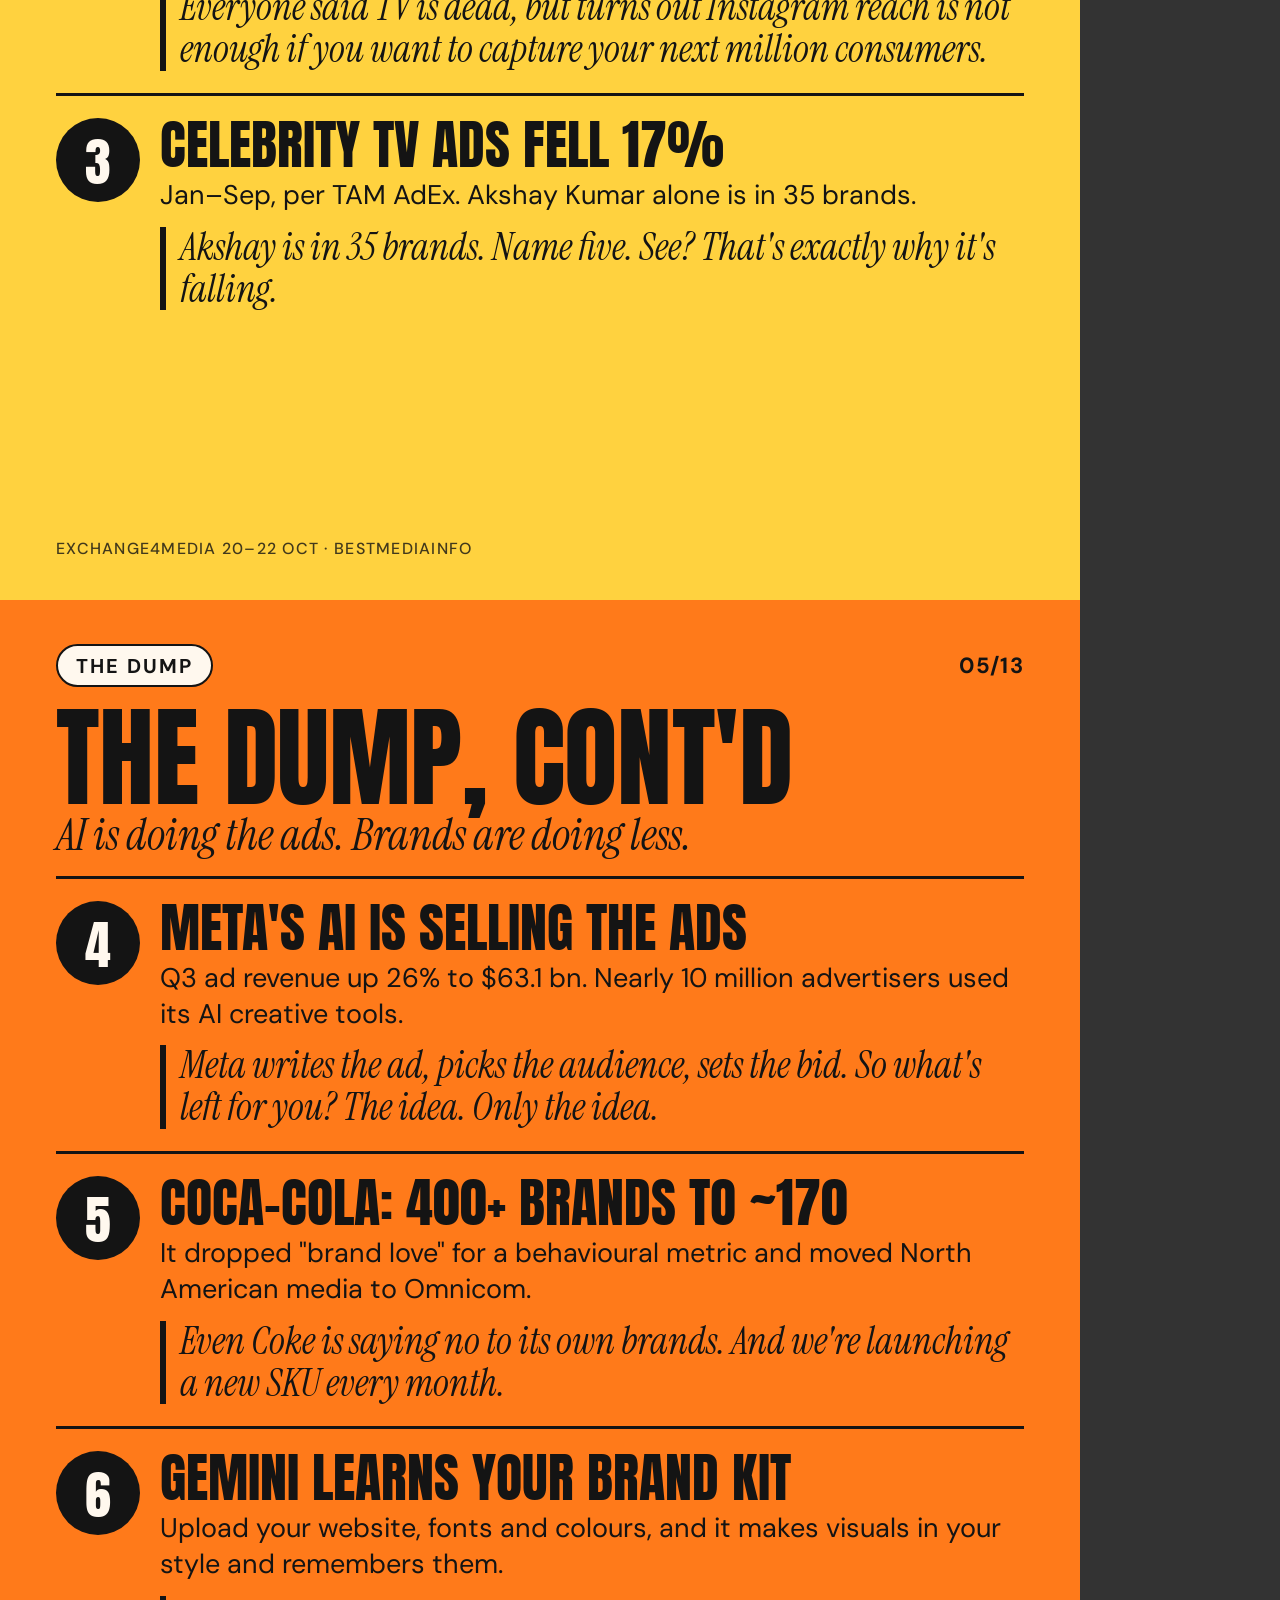
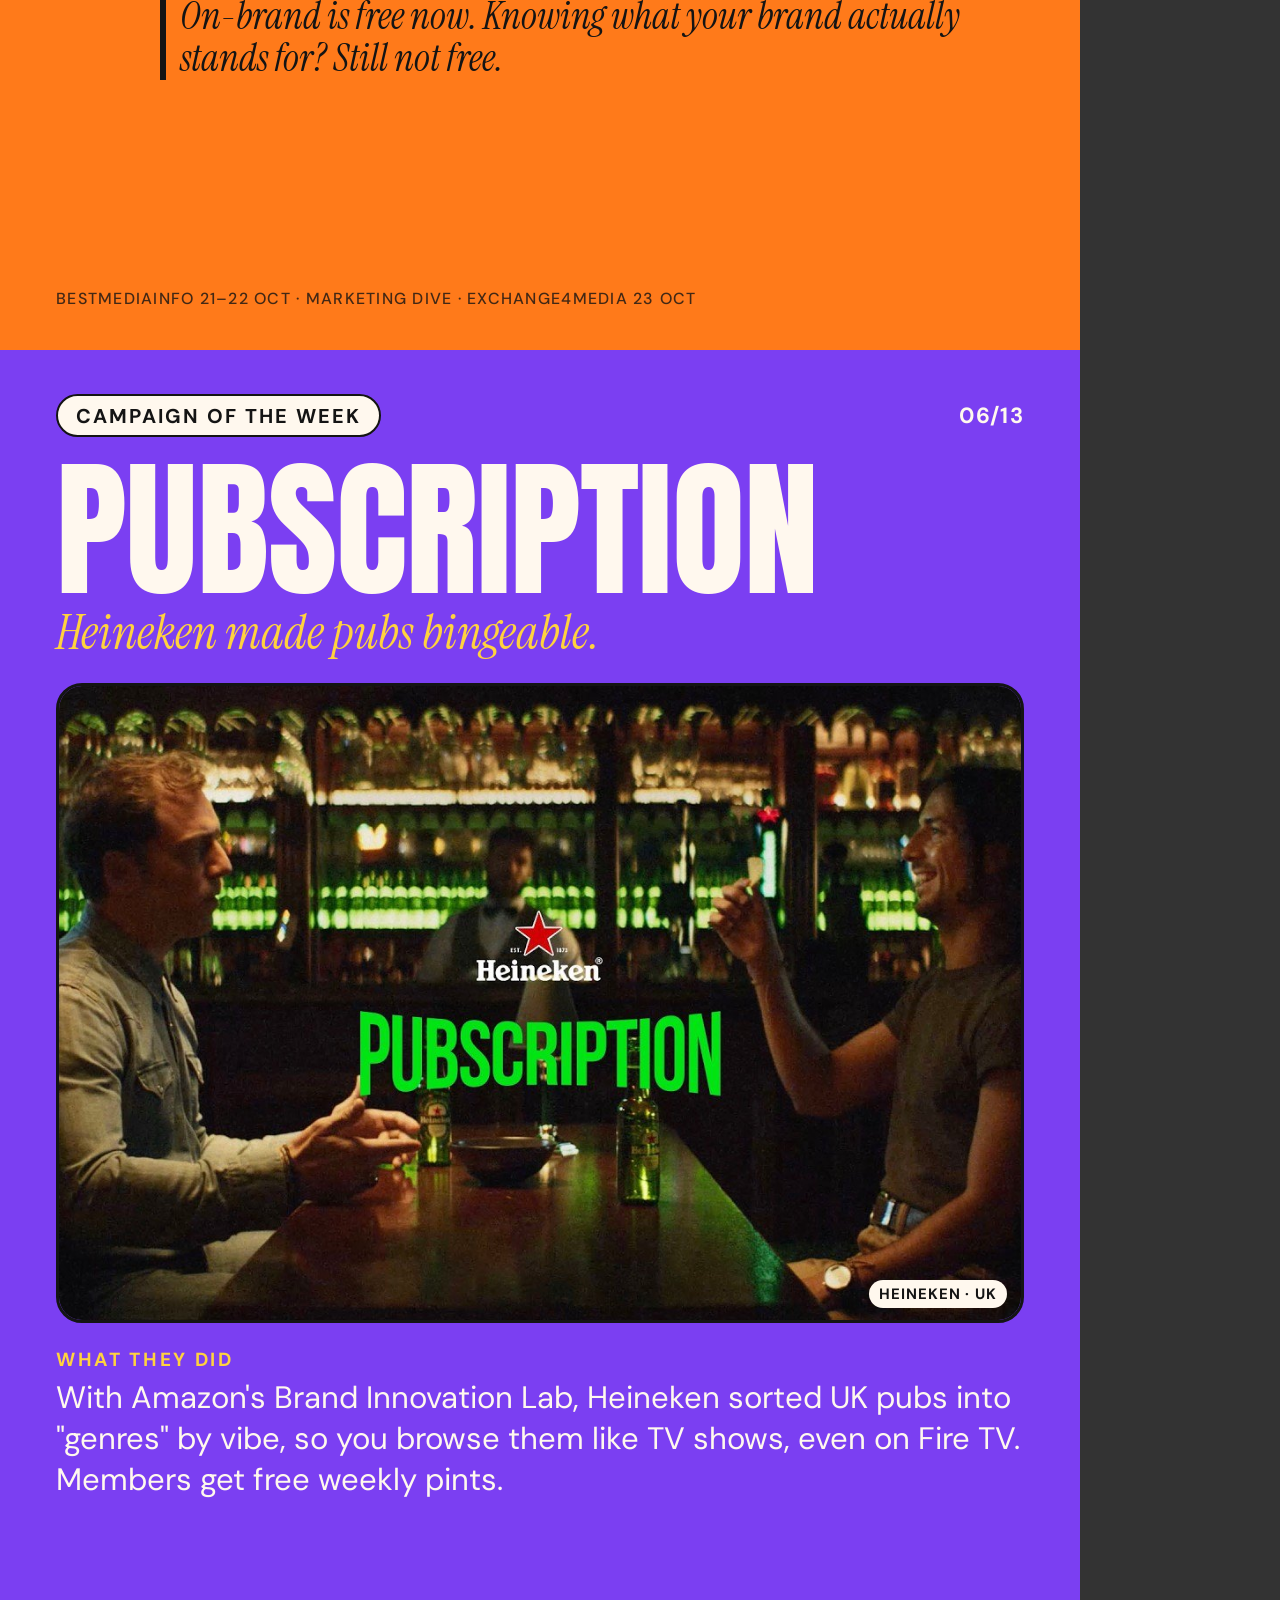
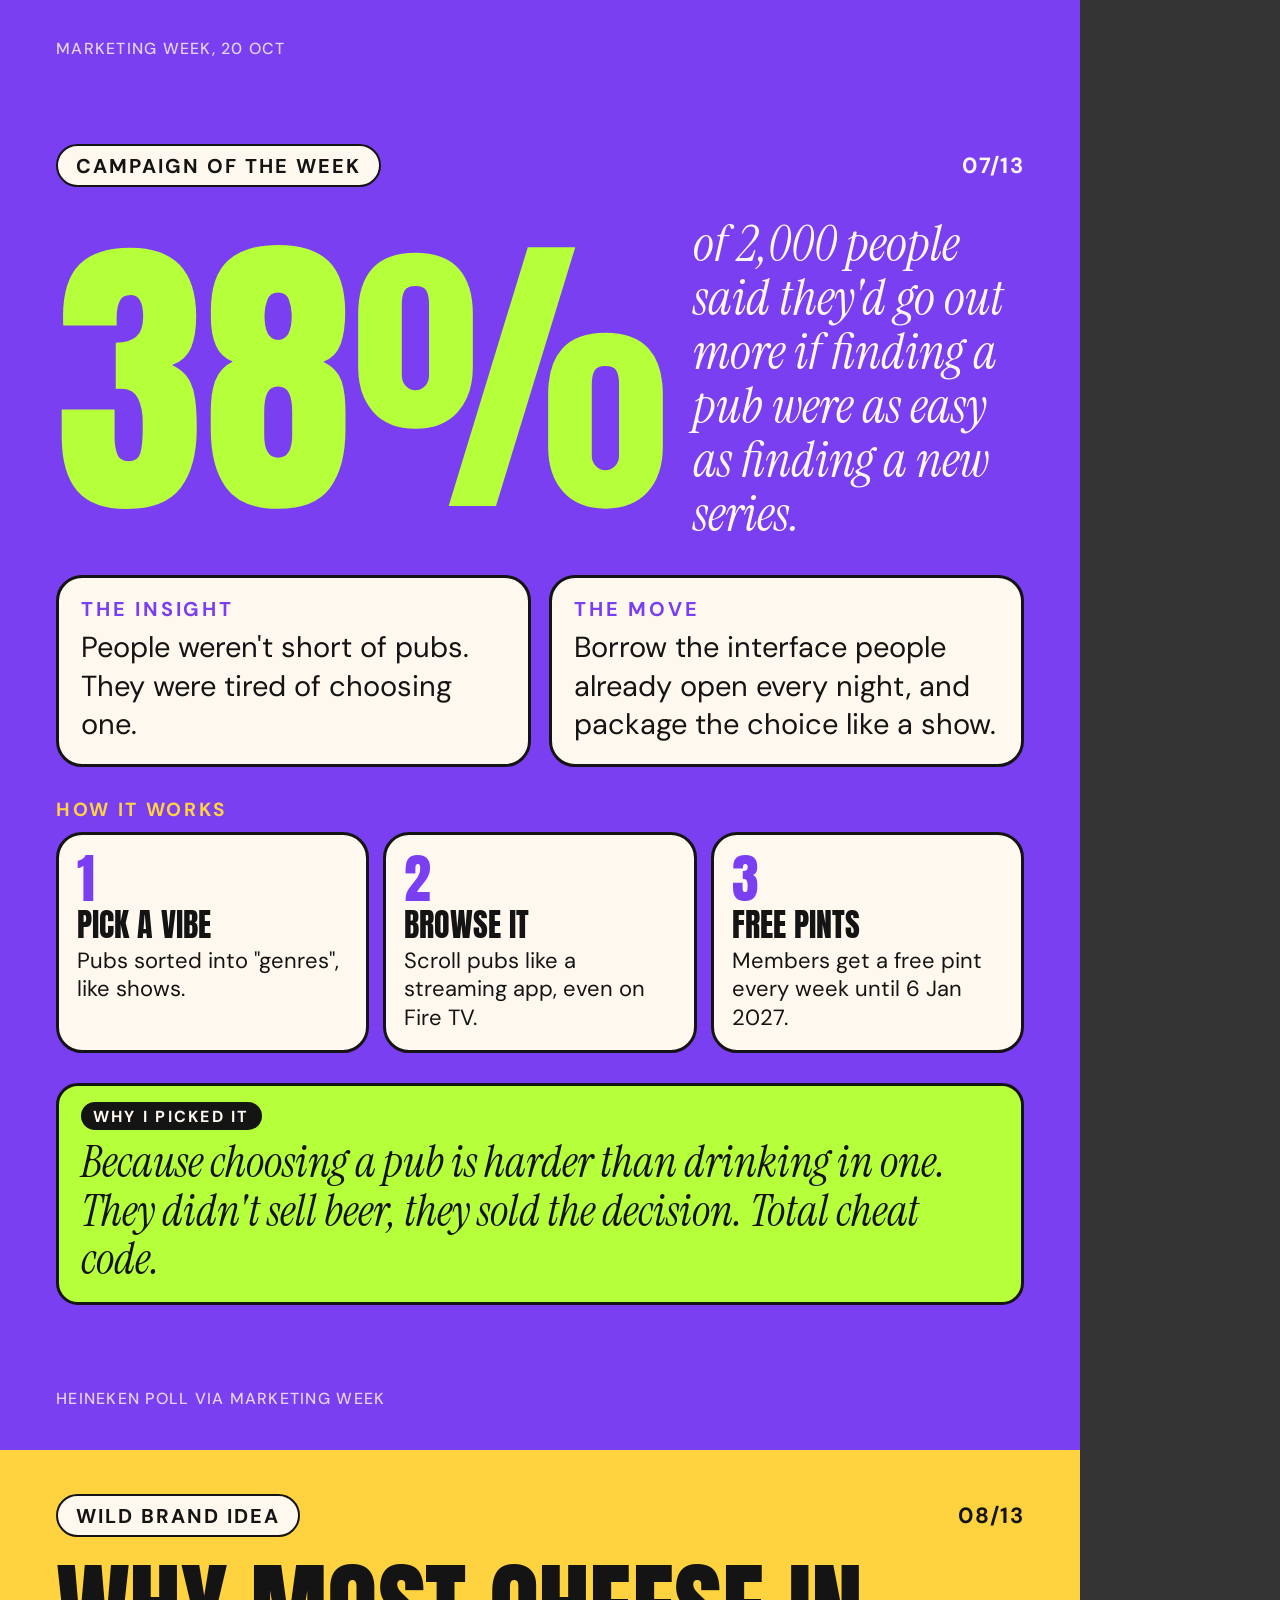
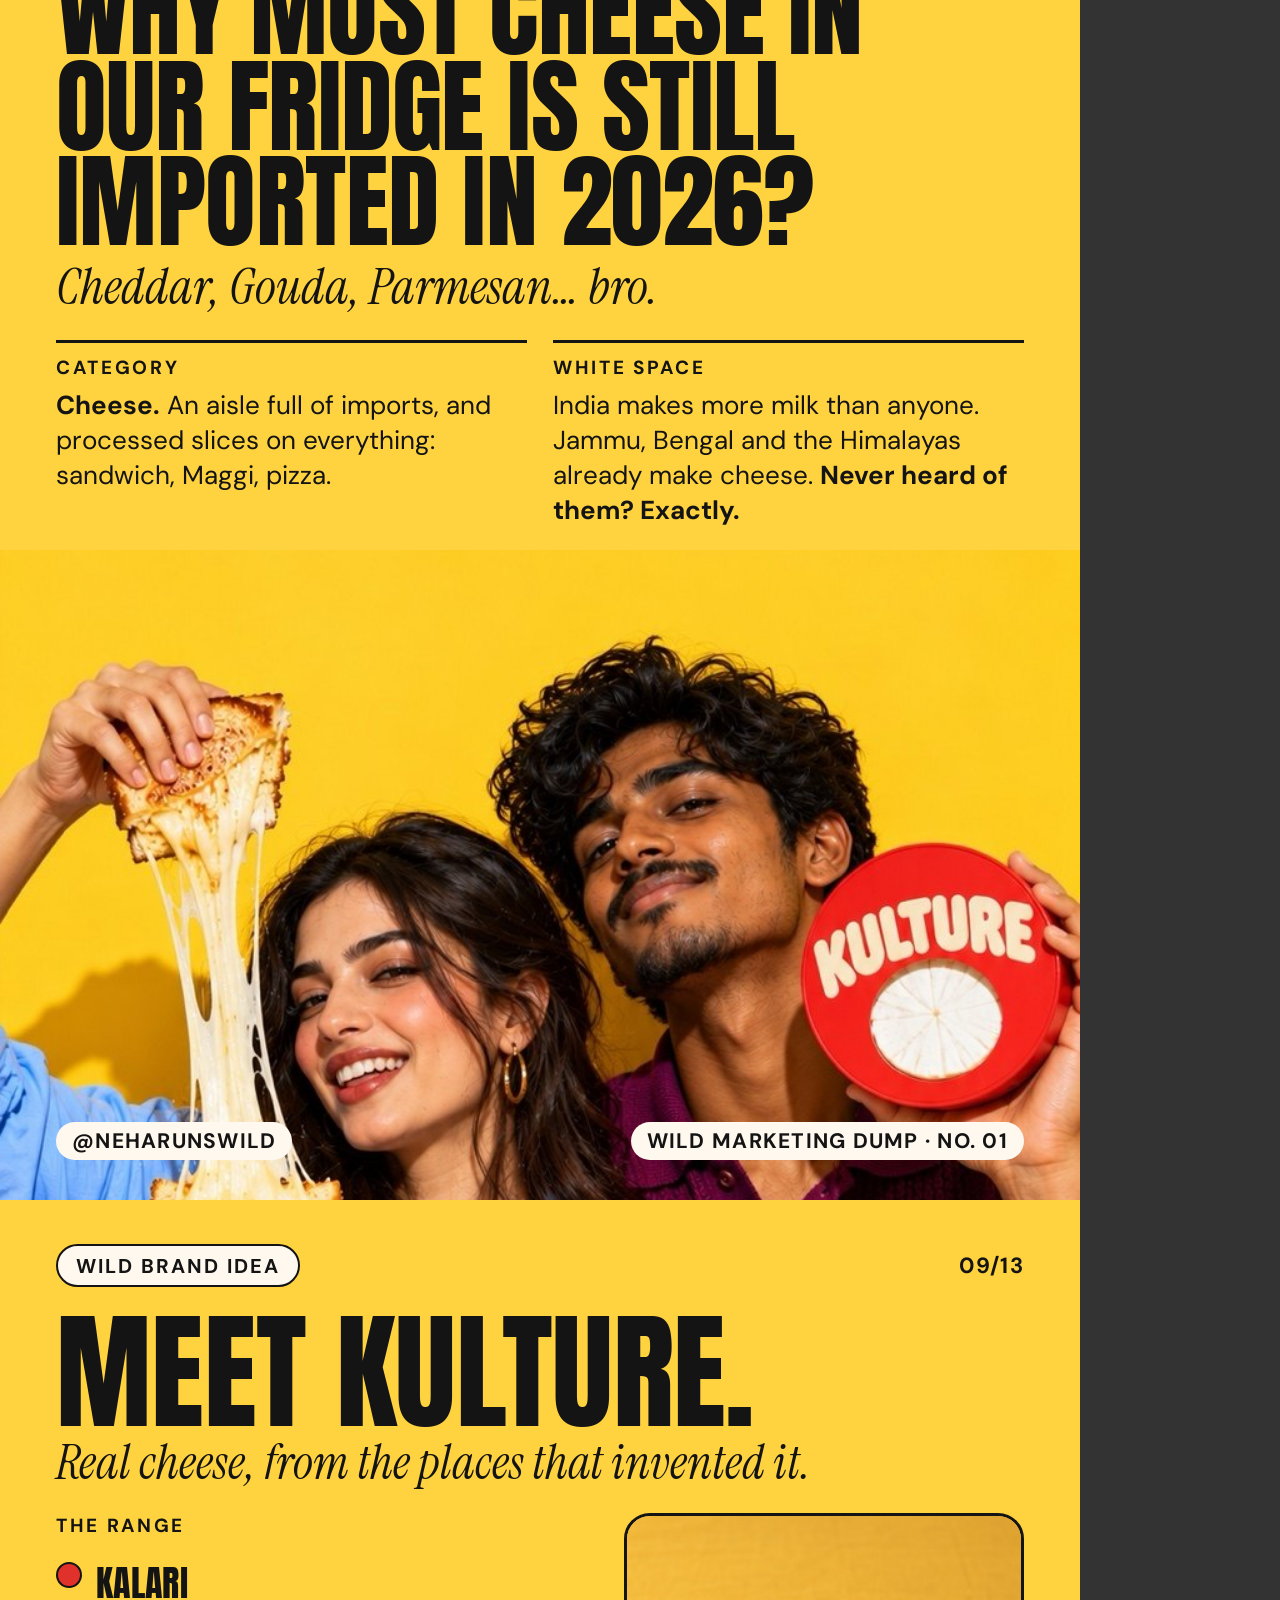
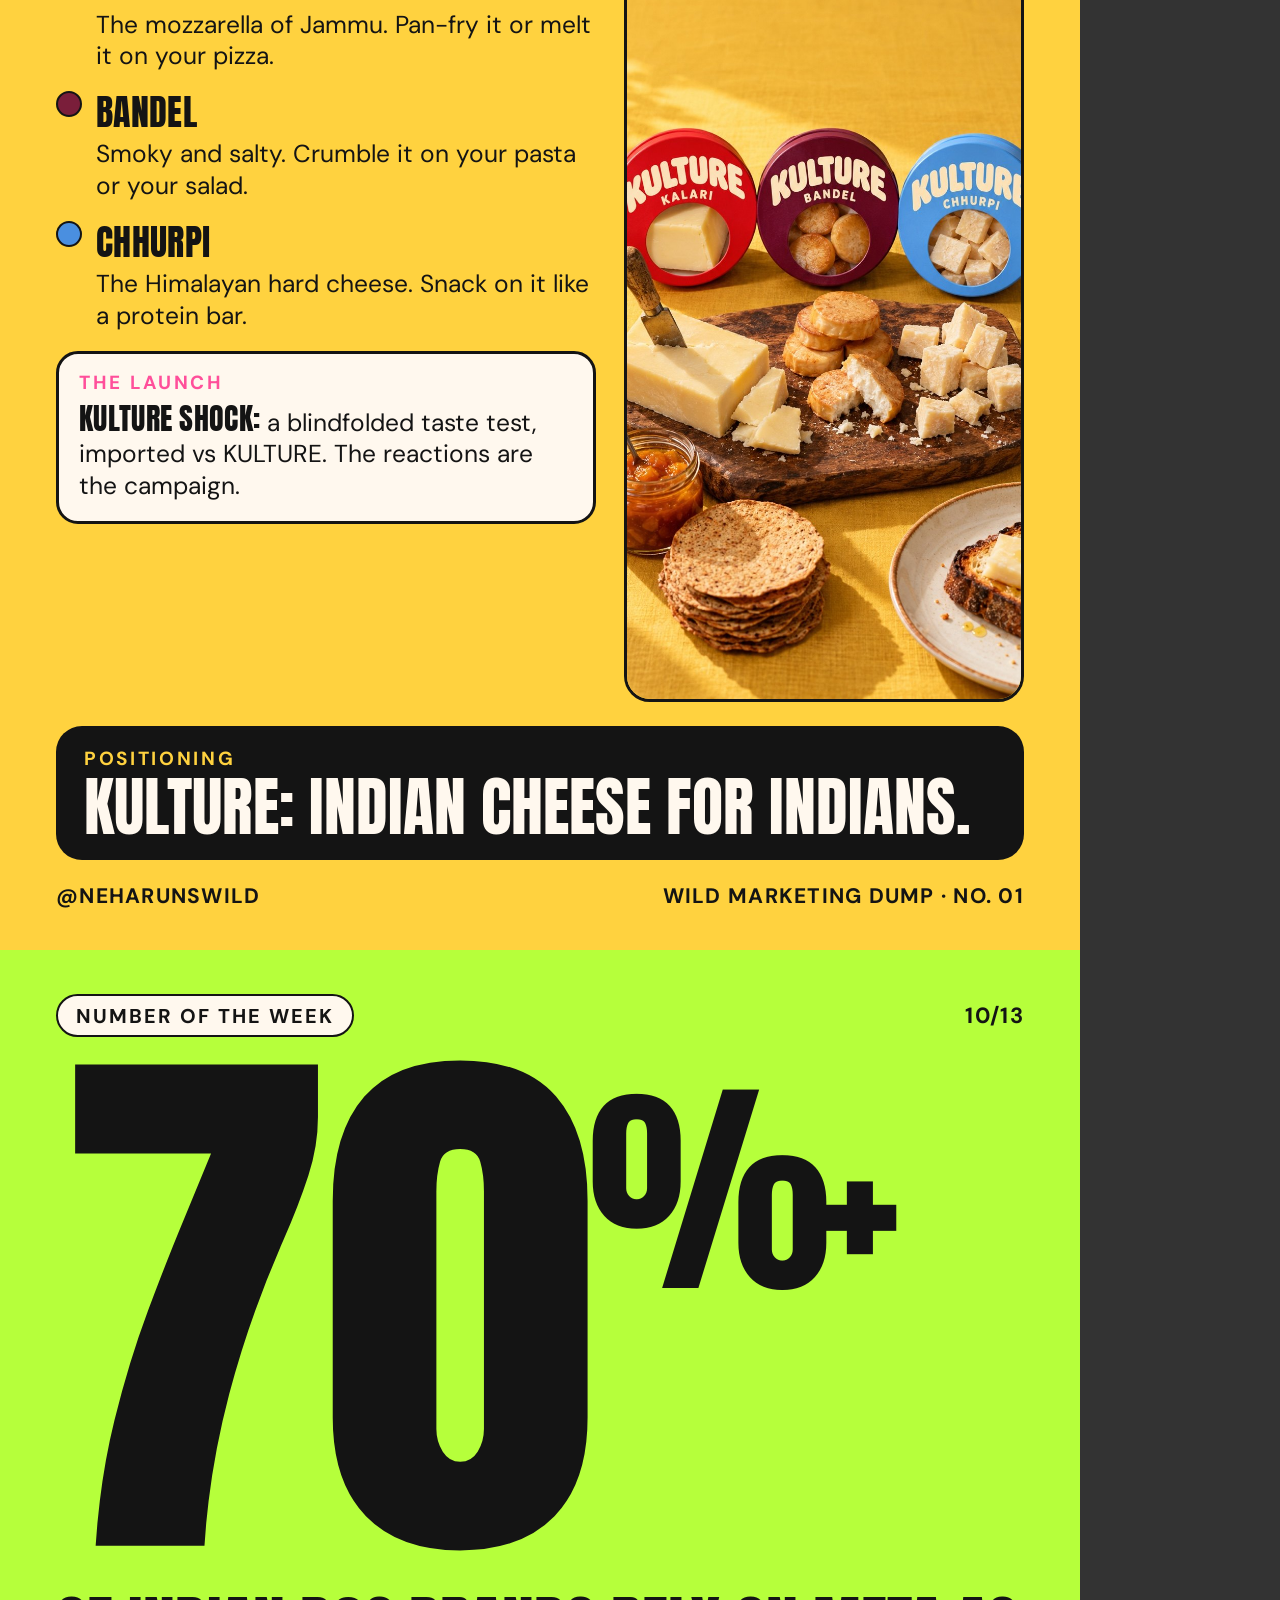
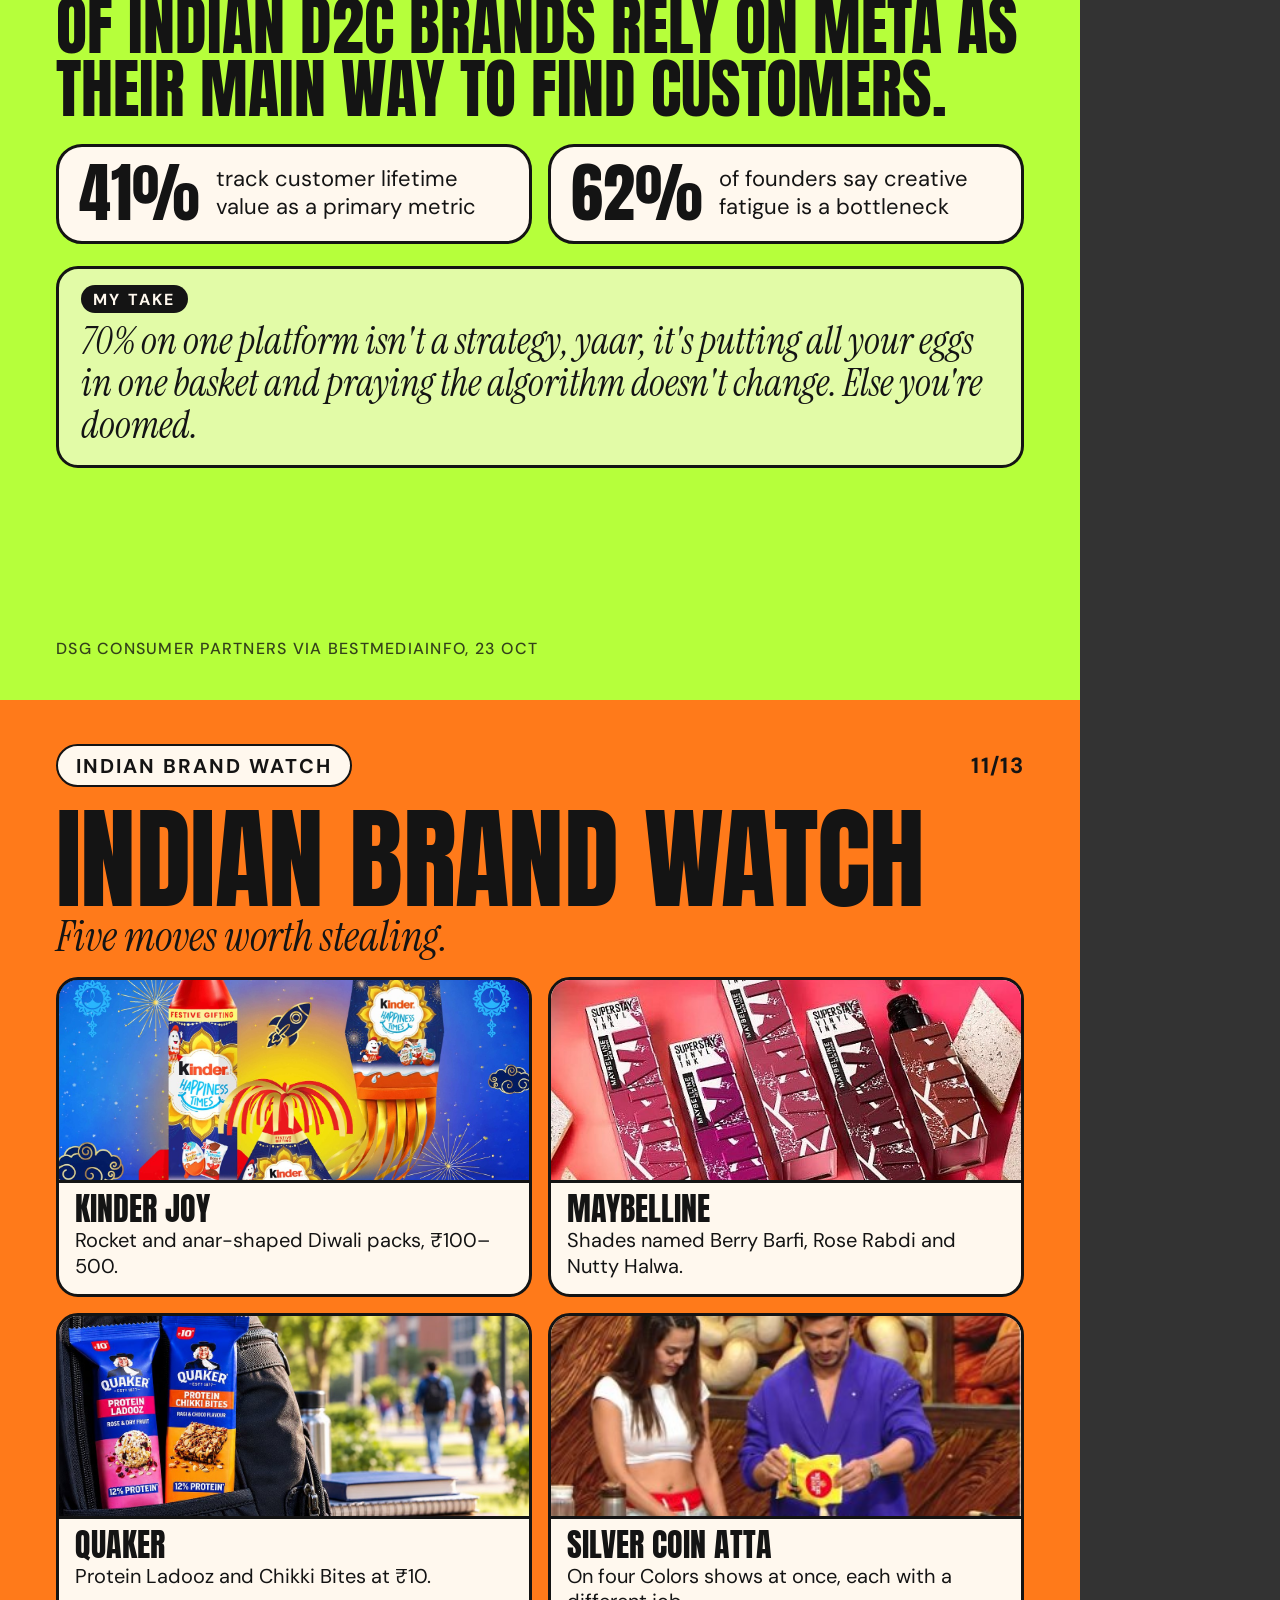
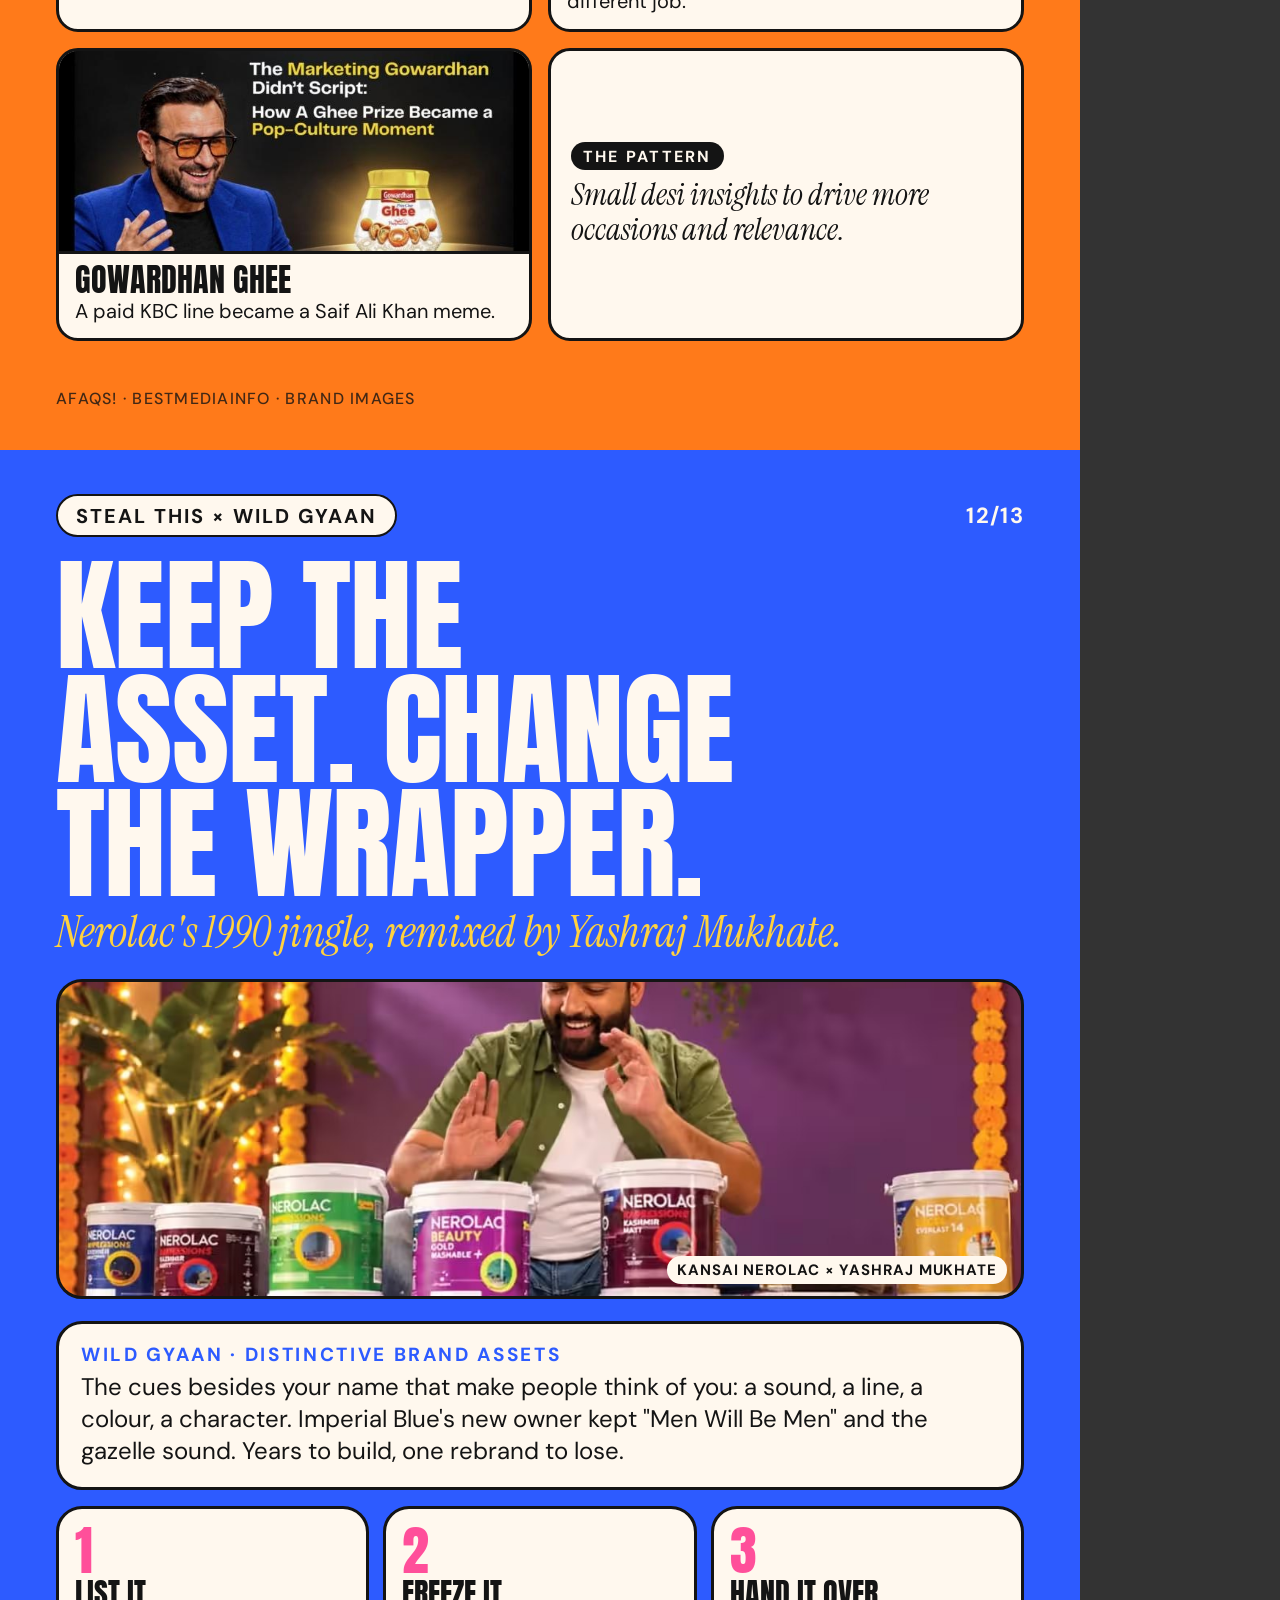
<file: issues/01.html>
<!doctype html>
<html lang="en">
<head>
<meta charset="utf-8">
<meta name="viewport" content="width=1080">
<title>Wild Marketing Dump · Issue 01</title>
<link rel="stylesheet" href="../fonts.css">
<link rel="stylesheet" href="../mag.css">
<style>html,body{margin:0;background:#333}@page{size:1080px 1350px;margin:0}</style>
</head>
<body>
<div class="issue" data-issue="01">

<!-- 01 COVER -->
<section class="sheet cover" aria-label="Cover">
  <div class="topbar"><span class="pill">Issue 01</span><span class="count">Week of 19–25 Oct 2026</span></div>
  <div class="mast">
    <span class="wild">The Wild</span>
    <span class="big">Marketing<br>Dump</span>
    <p class="tag">Last week in marketing. Unfiltered.</p>
  </div>
  <div class="lines">
    <div class="cl y"><h3>Ads now come with episodes</h3><p>Saas-bahu just got a sponsor.</p><span class="pg">p.3</span></div>
    <div class="cl g"><h3>Meta called. It wants its rent.</h3><p>70% of D2C brands have the same landlord.</p><span class="pg">p.10</span></div>
    <div class="cl c"><h3>Why does your cheese need a passport?</h3><p>Desi cheese has entered the chat.</p><span class="pg">p.8</span></div>
  </div>
  <div class="sticker" style="right:48px; top:96px; width:210px; height:210px"><b>₹0</b><span>cheaper than your CAC</span></div>
  <div class="foot"><span>@neharunswild</span><span>Free · every Monday</span></div>
</section>

<!-- 02 CONTENTS -->
<section class="sheet contents" aria-label="Contents">
  <div class="topbar"><span class="pill">Inside</span><span class="count">02/13</span></div>
  <div class="pad" style="padding-top:24px">
    <h2 class="hl">In this dump</h2>
    <nav class="toc">
      <a><span class="n" style="background:var(--cobalt); color:var(--paper)">03</span><span><b>The Big One</b><span class="s">Ads now come with episodes</span></span><i>p.3</i></a>
      <a><span class="n" style="background:var(--yellow)">04</span><span><b>The Dump</b><span class="s">6 stories, 6 takes</span></span><i>p.4–5</i></a>
      <a><span class="n" style="background:var(--purple); color:var(--paper)">06</span><span><b>Campaign of the Week</b><span class="s">Heineken made pubs bingeable</span></span><i>p.6–7</i></a>
      <a><span class="n" style="background:var(--yellow)">08</span><span><b>Wild Brand Idea</b><span class="s">KULTURE, Indian cheese for Indians</span></span><i>p.8–9</i></a>
      <a><span class="n" style="background:var(--green)">10</span><span><b>Number of the Week</b><span class="s">One platform, one landlord</span></span><i>p.10</i></a>
      <a><span class="n" style="background:var(--orange)">11</span><span><b>Indian Brand Watch</b><span class="s">Rockets, mithai and ghee memes</span></span><i>p.11</i></a>
      <a><span class="n" style="background:var(--cobalt); color:var(--paper)">12</span><span><b>Steal This × Wild Gyaan</b><span class="s">Keep the asset, change the wrapper</span></span><i>p.12</i></a>
    </nav>
  </div>
  <div class="foot"><span>@neharunswild</span><span>Wild Marketing Dump · No. 01</span></div>
</section>

<!-- 03 THE BIG ONE -->
<section class="sheet bigone on-dark" aria-label="The Big One">
  <div class="topbar"><span class="pill">The Big One</span><span class="count">03/13</span></div>
  <div class="pad" style="padding-top:24px">
    <h2 class="hl">Ads now come with episodes</h2>
    <p class="sub">Godrej, Glow &amp; Lovely and Maaza all dropped micro-dramas in one week.</p>
  </div>
  <div class="pad" style="margin-top:22px">
    <div class="imgcard" style="height:340px"><img src="../img/godrej.jpg" alt="Cast of Godrej's micro-drama 2nd Gen Kumars posing together in a living room"><span class="credit">2nd Gen Kumars · Godrej</span></div>
  </div>
  <div class="pad trio" style="margin-top:18px">
    <div class="card"><b>Godrej</b><p>"2nd Gen Kumars": 8 two-minute episodes. The home is the hero, the products just live in it.</p></div>
    <div class="card"><b>Glow &amp; Lovely</b><p>"Saas, Bahu aur Magic" on ShareChat and Moj. A body swap, one variant per character.</p></div>
    <div class="card"><b>Maaza</b><p>"Don't Go Na": a 7-episode romance at a Diwali party, by Ogilvy.</p></div>
  </div>
  <p class="pad proof" style="margin-top:14px">Not a fad yet: JK Super Cement ran <b>53 episodes</b>. TikTok's "Screen Time" crossed <b>~580 million views</b>.</p>
  <div class="pad" style="margin-top:16px">
    <div class="take hot"><span class="label">My take</span><p>Honestly? Most of these are ads with episode numbers. Delete the logo. Would you still watch episode 2? If yes, you made a show.</p></div>
  </div>
  <div class="foot" style="padding-top:14px"><span class="src">afaqs! 23 &amp; 16 Oct · exchange4media · Marketing Dive</span></div>
</section>

<!-- 04 THE DUMP 1 -->
<section class="sheet dump" style="--bg:var(--yellow)" aria-label="The Dump, part 1">
  <div class="topbar"><span class="pill">The Dump</span><span class="count">04/13</span></div>
  <div class="pad" style="padding-top:20px">
    <h2 class="hl">The Dump</h2>
    <p class="sub" style="font-size:44px; margin:4px 0 16px">What happened, and what I think.</p>
    <div class="ditem"><span class="num">1</span><div><h3>Myntra's ad bill is its biggest cost</h3><p class="b">₹2,326 crore in FY26: 41% of expenses, 1.9x its ad income. Revenue down 13.5%.</p><p class="mt">1.9x, wait what! That is not marketing, that's literally buying demand :)</p></div></div>
    <div class="ditem"><span class="num">2</span><div><h3>D2C goes back to TV</h3><p class="b">CaratLane, Swiss Beauty and Dabur's digital brands are buying TV. CaratLane: awareness +54%, consideration +150%.</p><p class="mt">Everyone said TV is dead, but turns out Instagram reach is not enough if you want to capture your next million consumers.</p></div></div>
    <div class="ditem"><span class="num">3</span><div><h3>Celebrity TV ads fell 17%</h3><p class="b">Jan–Sep, per TAM AdEx. Akshay Kumar alone is in 35 brands.</p><p class="mt">Akshay is in 35 brands. Name five. See? That's exactly why it's falling.</p></div></div>
  </div>
  <div class="foot"><span class="src">exchange4media 20–22 Oct · BestMediaInfo</span></div>
</section>

<!-- 05 THE DUMP 2 -->
<section class="sheet dump" style="--bg:var(--orange)" aria-label="The Dump, part 2">
  <div class="topbar"><span class="pill">The Dump</span><span class="count">05/13</span></div>
  <div class="pad" style="padding-top:20px">
    <h2 class="hl" style="font-size:110px">The Dump, cont'd</h2>
    <p class="sub" style="font-size:44px; margin:4px 0 16px">AI is doing the ads. Brands are doing less.</p>
    <div class="ditem"><span class="num">4</span><div><h3>Meta's AI is selling the ads</h3><p class="b">Q3 ad revenue up 26% to $63.1 bn. Nearly 10 million advertisers used its AI creative tools.</p><p class="mt">Meta writes the ad, picks the audience, sets the bid. So what's left for you? The idea. Only the idea.</p></div></div>
    <div class="ditem"><span class="num">5</span><div><h3>Coca-Cola: 400+ brands to ~170</h3><p class="b">It dropped "brand love" for a behavioural metric and moved North American media to Omnicom.</p><p class="mt">Even Coke is saying no to its own brands. And we're launching a new SKU every month.</p></div></div>
    <div class="ditem"><span class="num">6</span><div><h3>Gemini learns your brand kit</h3><p class="b">Upload your website, fonts and colours, and it makes visuals in your style and remembers them.</p><p class="mt">On-brand is free now. Knowing what your brand actually stands for? Still not free.</p></div></div>
  </div>
  <div class="foot"><span class="src">BestMediaInfo 21–22 Oct · Marketing Dive · exchange4media 23 Oct</span></div>
</section>

<!-- 06 CAMPAIGN 1 -->
<section class="sheet camp on-dark" aria-label="Campaign of the Week">
  <div class="topbar"><span class="pill">Campaign of the Week</span><span class="count">06/13</span></div>
  <div class="pad" style="padding-top:24px">
    <h2 class="hl">Pubscription</h2>
    <p class="sub">Heineken made pubs bingeable.</p>
  </div>
  <div class="pad" style="margin-top:24px">
    <div class="imgcard" style="height:640px"><img src="../img/heineken.jpg" alt="Two men talking at a bar table with Heineken bottles, under the word Pubscription"><span class="credit">Heineken · UK</span></div>
  </div>
  <div class="pad" style="margin-top:24px">
    <span class="label" style="color:var(--yellow)">What they did</span>
    <p class="body" style="margin-top:6px; font-size:28px">With Amazon's Brand Innovation Lab, Heineken sorted UK pubs into "genres" by vibe, so you browse them like TV shows, even on Fire TV. Members get free weekly pints.</p>
  </div>
  <div class="foot"><span class="src">Marketing Week, 20 Oct</span></div>
</section>

<!-- 07 CAMPAIGN 2 -->
<section class="sheet camp2 on-dark" aria-label="Campaign of the Week, why it works">
  <div class="topbar"><span class="pill">Campaign of the Week</span><span class="count">07/13</span></div>
  <div class="pad" style="padding-top:30px">
    <div class="stat38"><b>38%</b><p>of 2,000 people said they'd go out more if finding a pub were as easy as finding a new series.</p></div>
  </div>
  <div class="pad why" style="margin-top:34px">
    <div class="card"><span class="label">The insight</span><p>People weren't short of pubs. They were tired of choosing one.</p></div>
    <div class="card"><span class="label">The move</span><p>Borrow the interface people already open every night, and package the choice like a show.</p></div>
  </div>
  <div class="pad" style="margin-top:30px">
    <span class="label" style="color:var(--yellow)">How it works</span>
    <div class="how" style="margin-top:10px">
      <div class="card"><b>1</b><h4>Pick a vibe</h4><p>Pubs sorted into "genres", like shows.</p></div>
      <div class="card"><b>2</b><h4>Browse it</h4><p>Scroll pubs like a streaming app, even on Fire TV.</p></div>
      <div class="card"><b>3</b><h4>Free pints</h4><p>Members get a free pint every week until 6 Jan 2027.</p></div>
    </div>
  </div>
  <div class="pad" style="margin-top:30px">
    <div class="take hot"><span class="label">Why I picked it</span><p>Because choosing a pub is harder than drinking in one. They didn't sell beer, they sold the decision. Total cheat code.</p></div>
  </div>
  <div class="foot"><span class="src">Heineken poll via Marketing Week</span></div>
</section>

<!-- 08 WILD BRAND IDEA 1 -->
<section class="sheet idea" aria-label="Wild Brand Idea: KULTURE">
  <div class="topbar"><span class="pill">Wild Brand Idea</span><span class="count">08/13</span></div>
  <div class="head">
    <h2 class="hl">Why most cheese in our fridge is still imported in 2026?</h2>
    <p class="sub">Cheddar, Gouda, Parmesan… bro.</p>
  </div>
  <div class="facts">
    <div>
      <span class="label">Category</span>
      <p class="body"><b>Cheese.</b> An aisle full of imports, and processed slices on everything: sandwich, Maggi, pizza.</p>
    </div>
    <div>
      <span class="label">White space</span>
      <p class="body">India makes more milk than anyone. Jammu, Bengal and the Himalayas already make cheese. <b>Never heard of them? Exactly.</b></p>
    </div>
  </div>
  <div class="photo" style="height:650px">
    <img src="../img/kulture-hero.jpg" alt="Two friends against a yellow wall, one pulling apart a cheesy toastie, the other holding a red KULTURE cheese tin" style="object-position:50% 34%">
  </div>
  <div class="foot" style="position:absolute; left:0; right:0; bottom:0"><span class="chip">@neharunswild</span><span class="chip">Wild Marketing Dump · No. 01</span></div>
</section>

<!-- 09 WILD BRAND IDEA 2 -->
<section class="sheet idea2" aria-label="Wild Brand Idea: KULTURE range and positioning">
  <div class="topbar"><span class="pill">Wild Brand Idea</span><span class="count">09/13</span></div>
  <div class="head">
    <h2 class="hl">Meet Kulture.</h2>
    <p class="sub">Real cheese, from the places that invented it.</p>
  </div>
  <div class="split">
    <div class="col">
      <span class="label">The range</span>
      <div class="range">
        <div><i style="background:#E0322B"></i><span><b>Kalari</b><p>The mozzarella of Jammu. Pan-fry it or melt it on your pizza.</p></span></div>
        <div><i style="background:#7A1E3A"></i><span><b>Bandel</b><p>Smoky and salty. Crumble it on your pasta or your salad.</p></span></div>
        <div><i style="background:#4A8FE0"></i><span><b>Chhurpi</b><p>The Himalayan hard cheese. Snack on it like a protein bar.</p></span></div>
      </div>
      <div class="launch">
        <span class="label">The launch</span>
        <p><b>Kulture Shock:</b> a blindfolded taste test, imported vs KULTURE. The reactions are the campaign.</p>
      </div>
    </div>
    <div class="tall"><img src="../img/kulture-packs.jpg" alt="Red, maroon and blue KULTURE tins for Kalari, Bandel and Chhurpi above a board of the three cheeses"></div>
  </div>
  <div class="posband">
    <span class="label">Positioning</span>
    <h3>KULTURE: Indian cheese for Indians.</h3>
  </div>
  <div class="foot"><span>@neharunswild</span><span>Wild Marketing Dump · No. 01</span></div>
</section>

<!-- 10 NUMBER -->
<section class="sheet num-page" aria-label="Number of the Week">
  <div class="topbar"><span class="pill">Number of the Week</span><span class="count">10/13</span></div>
  <div class="pad" style="padding-top:20px">
    <div class="giant">70<sup>%+</sup></div>
    <p class="numline" style="margin-top:14px">of Indian D2C brands rely on Meta as their main way to find customers.</p>
  </div>
  <div class="pad minis" style="margin-top:24px">
    <div class="card"><b>41%</b><span>track customer lifetime value as a primary metric</span></div>
    <div class="card"><b>62%</b><span>of founders say creative fatigue is a bottleneck</span></div>
  </div>
  <div class="pad" style="margin-top:22px">
    <div class="take"><span class="label">My take</span><p>70% on one platform isn't a strategy, yaar, it's putting all your eggs in one basket and praying the algorithm doesn't change. Else you're doomed.</p></div>
  </div>
  <div class="foot"><span class="src">DSG Consumer Partners via BestMediaInfo, 23 Oct</span></div>
</section>

<!-- 11 BRAND WATCH -->
<section class="sheet watch" style="--bg:var(--orange)" aria-label="Indian Brand Watch">
  <div class="topbar"><span class="pill">Indian Brand Watch</span><span class="count">11/13</span></div>
  <div class="pad" style="padding-top:20px">
    <h2 class="hl">Indian Brand Watch</h2>
    <p class="sub" style="font-size:42px; margin:4px 0 18px">Five moves worth stealing.</p>
    <div class="tiles">
      <div class="tile"><div class="im"><img src="../img/kinder.jpg" alt="Kinder Diwali packs shaped like a rocket, an anar and a lantern" style="object-position:50% 60%"></div><div class="cap"><b>Kinder Joy</b><p>Rocket and anar-shaped Diwali packs, ₹100–500.</p></div></div>
      <div class="tile"><div class="im"><img src="../img/maybelline.jpg" alt="Five Maybelline Superstay Vinyl Ink lipsticks on a pink background"></div><div class="cap"><b>Maybelline</b><p>Shades named Berry Barfi, Rose Rabdi and Nutty Halwa.</p></div></div>
      <div class="tile"><div class="im"><img src="../img/quaker.jpg" alt="Quaker Protein Ladooz and Chikki Bites packs in a college backpack"></div><div class="cap"><b>Quaker</b><p>Protein Ladooz and Chikki Bites at ₹10.</p></div></div>
      <div class="tile"><div class="im"><img src="../img/silvercoin.jpg" alt="Contestants cooking with Silver Coin atta on a TV cooking show"></div><div class="cap"><b>Silver Coin Atta</b><p>On four Colors shows at once, each with a different job.</p></div></div>
      <div class="tile"><div class="im"><img src="../img/gowardhan.jpg" alt="Saif Ali Khan smiling next to a jar of Gowardhan ghee" style="object-position:30% 50%"></div><div class="cap"><b>Gowardhan Ghee</b><p>A paid KBC line became a Saif Ali Khan meme.</p></div></div>
      <div class="tile takebox said"><span class="label">The pattern</span><p>Small desi insights to drive more occasions and relevance.</p></div>
    </div>
  </div>
  <div class="foot" style="padding-top:16px"><span class="src">afaqs! · BestMediaInfo · brand images</span></div>
</section>

<!-- 12 STEAL THIS x WILD GYAAN -->
<section class="sheet steal on-dark" aria-label="Steal This and Wild Gyaan">
  <div class="topbar"><span class="pill">Steal This × Wild Gyaan</span><span class="count">12/13</span></div>
  <div class="pad" style="padding-top:22px">
    <h2 class="hl">Keep the asset. Change the wrapper.</h2>
    <p class="sub">Nerolac's 1990 jingle, remixed by Yashraj Mukhate.</p>
  </div>
  <div class="pad" style="margin-top:22px">
    <div class="imgcard" style="height:320px"><img src="../img/nerolac.jpg" alt="Yashraj Mukhate drumming on a stack of Nerolac paint buckets in a festive room" style="object-position:50% 30%"><span class="credit">Kansai Nerolac × Yashraj Mukhate</span></div>
  </div>
  <div class="pad" style="margin-top:22px">
    <div class="card gyaan"><span class="label">Wild Gyaan · Distinctive brand assets</span><p>The cues besides your name that make people think of you: a sound, a line, a colour, a character. Imperial Blue's new owner kept "Men Will Be Men" and the gazelle sound. Years to build, one rebrand to lose.</p></div>
  </div>
  <div class="pad steps3" style="margin-top:16px">
    <div class="card"><b>1</b><h4>List it</h4><p>What do people still remember? A tune, a line, a colour.</p></div>
    <div class="card"><b>2</b><h4>Freeze it</h4><p>That part never gets "refreshed".</p></div>
    <div class="card"><b>3</b><h4>Hand it over</h4><p>Give everything else to a new voice or format.</p></div>
  </div>
  <div class="foot" style="padding-top:16px"><span class="src">BestMediaInfo 23 Oct · afaqs! 21 Oct · Jenni Romaniuk</span></div>
</section>

<!-- 13 BACK -->
<section class="sheet back" aria-label="Back page">
  <div class="topbar"><span class="pill">Back page</span><span class="count">13/13</span></div>
  <div class="pad" style="padding-top:20px">
    <h2 class="hl">That's the dump.</h2>
    <p class="sub">See you next Monday.</p>
  </div>
  <div class="pad notices" style="margin-top:30px">
    <div class="notice wide" style="background:var(--yellow)"><h4>Marketing weather</h4>
      <div class="weather">
        <div><b>↑</b><em>Rising</em><span>Brand micro-dramas</span></div>
        <div><b>↓</b><em>Cooling</em><span>Celebrity TV ads</span></div>
        <div><b>!!</b><em>Stormy</em><span>D2C's Meta habit</span></div>
      </div>
    </div>
    <div class="notice wide" style="background:var(--ink); color:var(--paper)"><h4 style="color:var(--yellow)">Follow @neharunswild</h4><p class="followline">Wild Brand Ideas &amp; Stories for you!</p></div>
  </div>
  <div class="foot"><span>Curated by Neha Gulati</span><span>Wild Marketing Dump · No. 01</span></div>
</section>

</div>
</body>
</html>
</file>
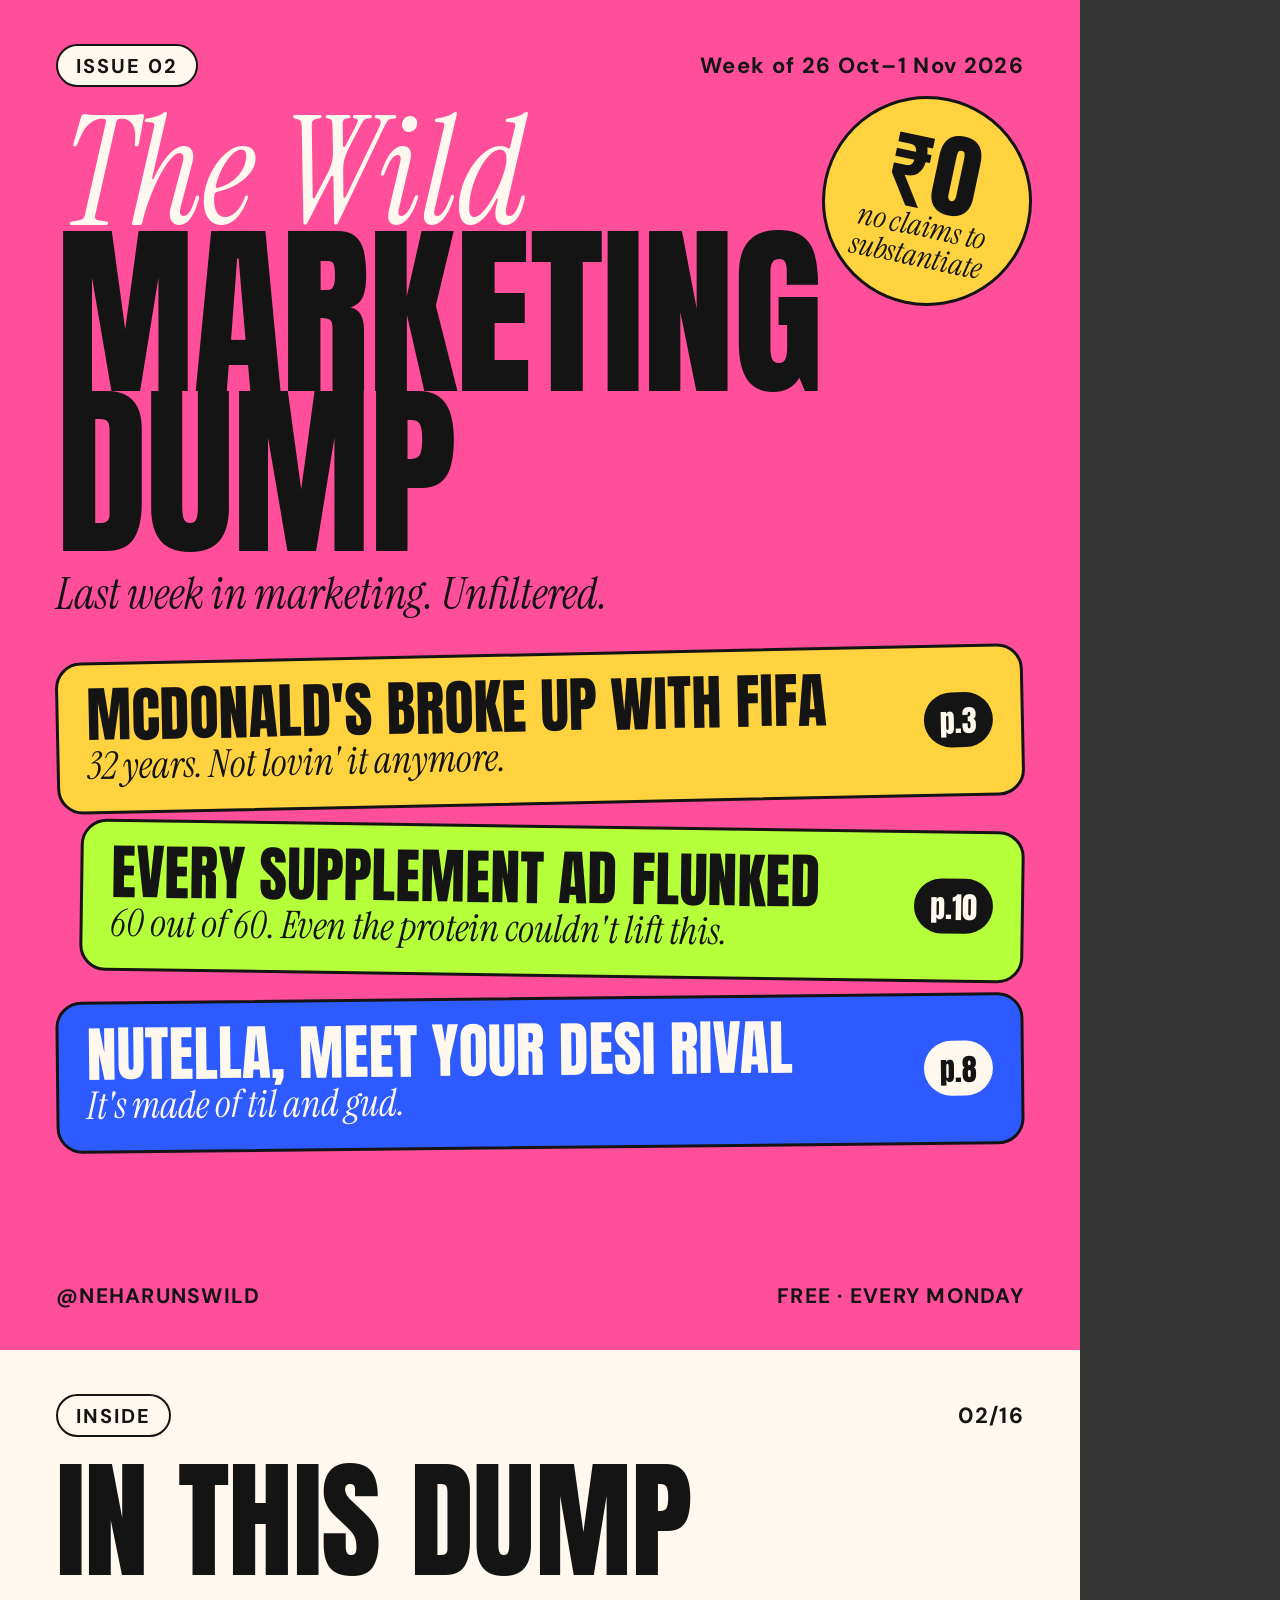
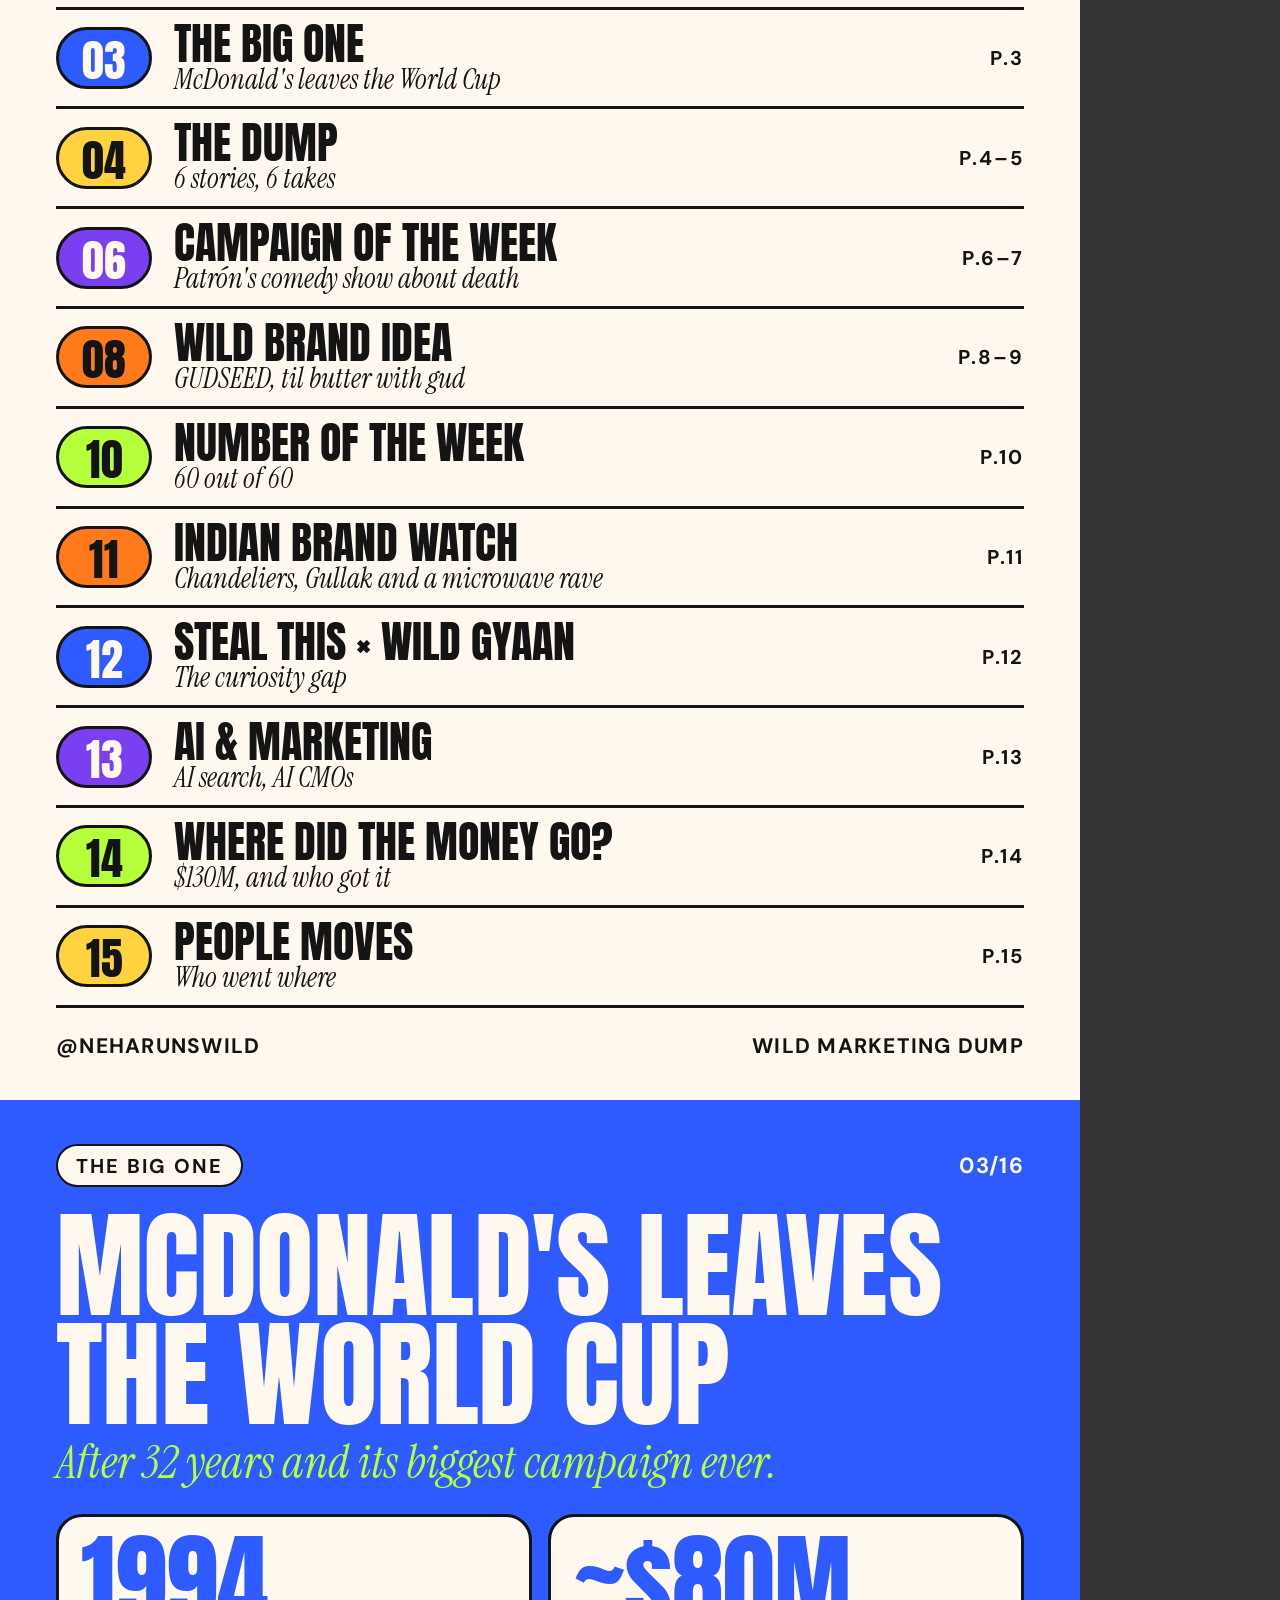
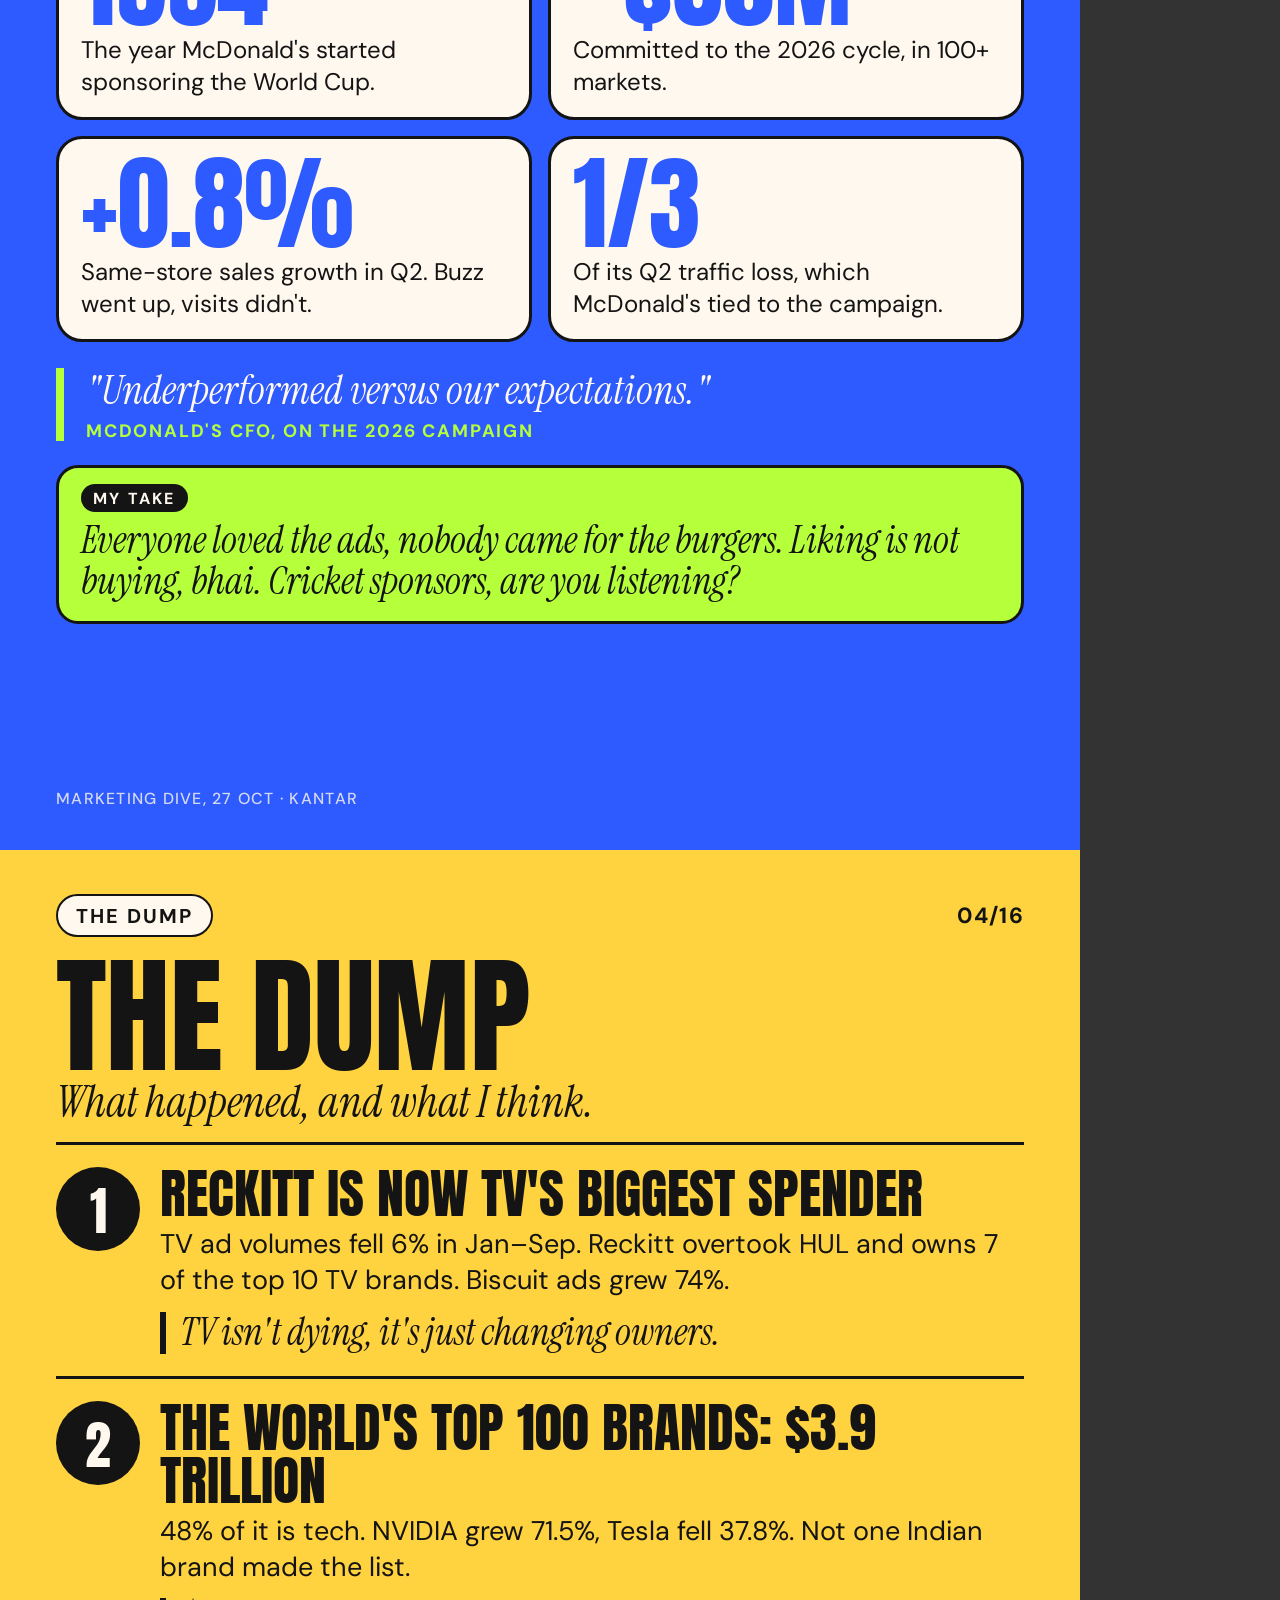
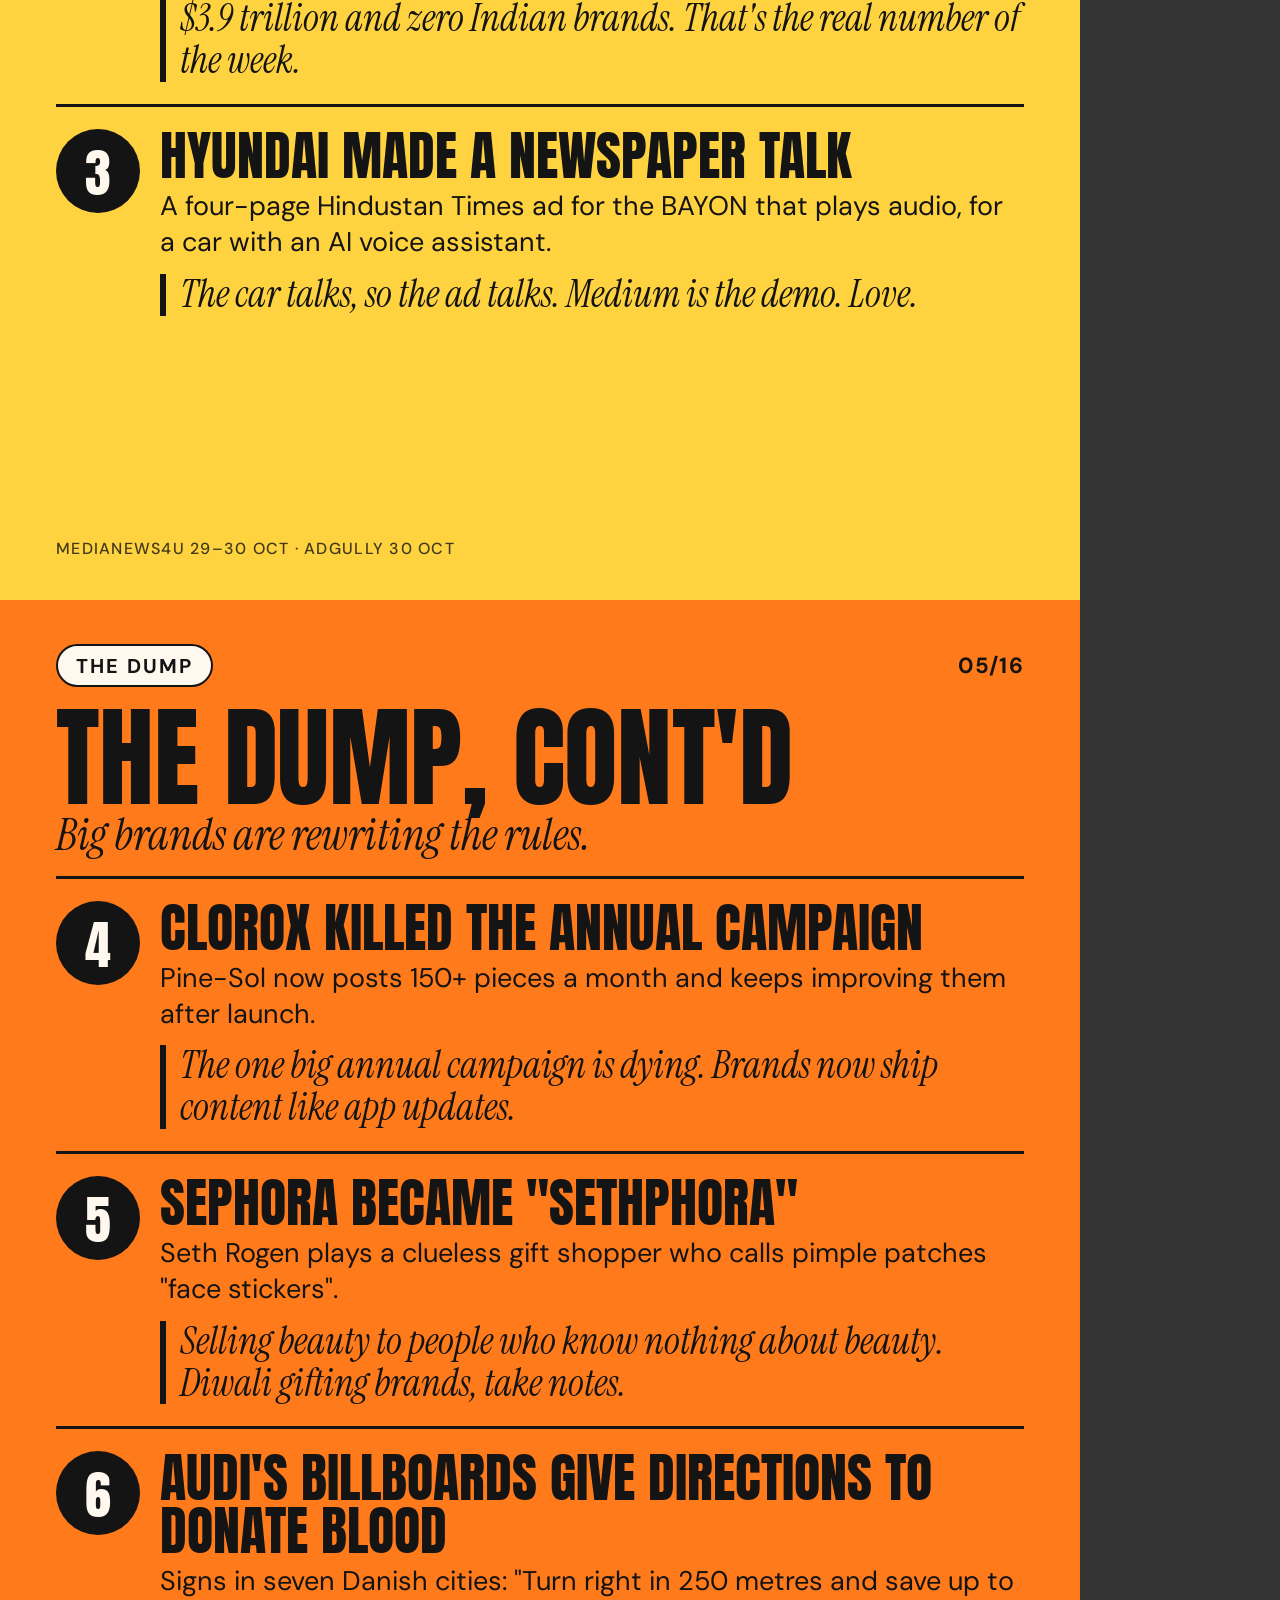
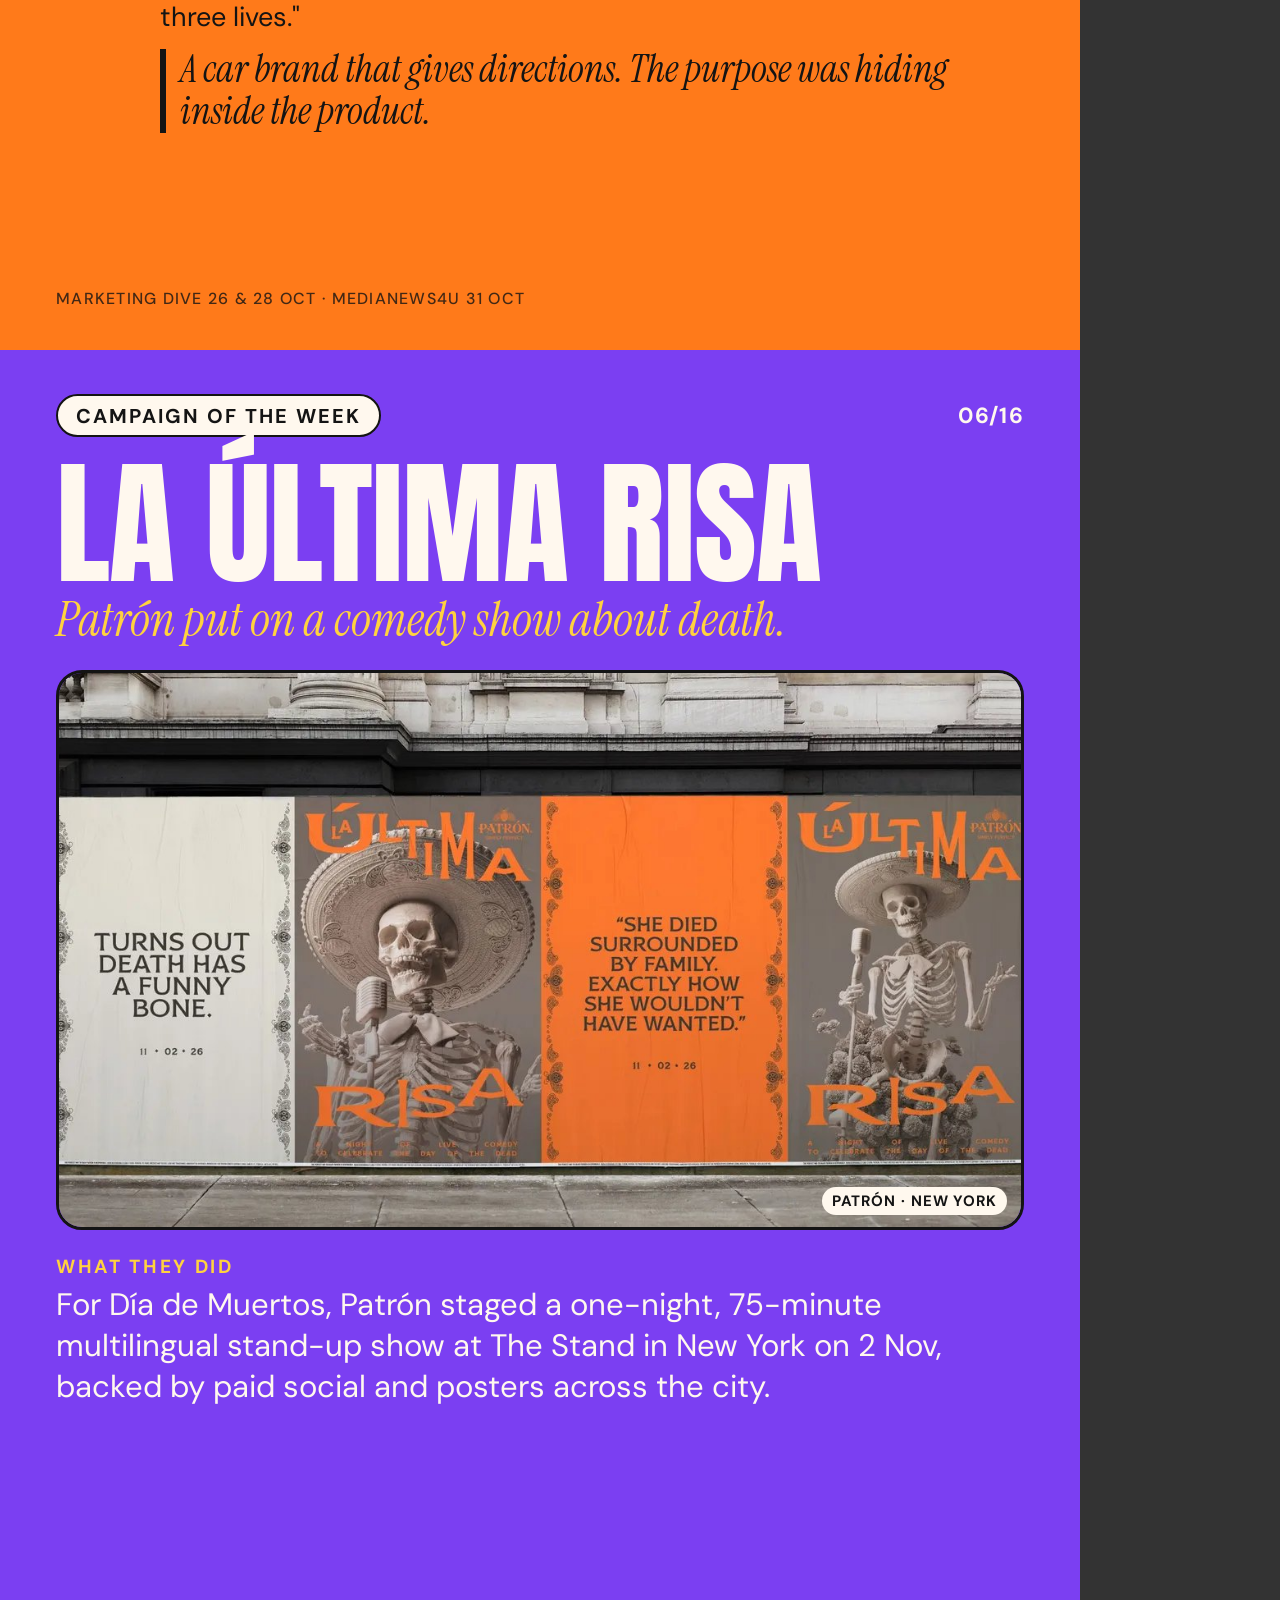
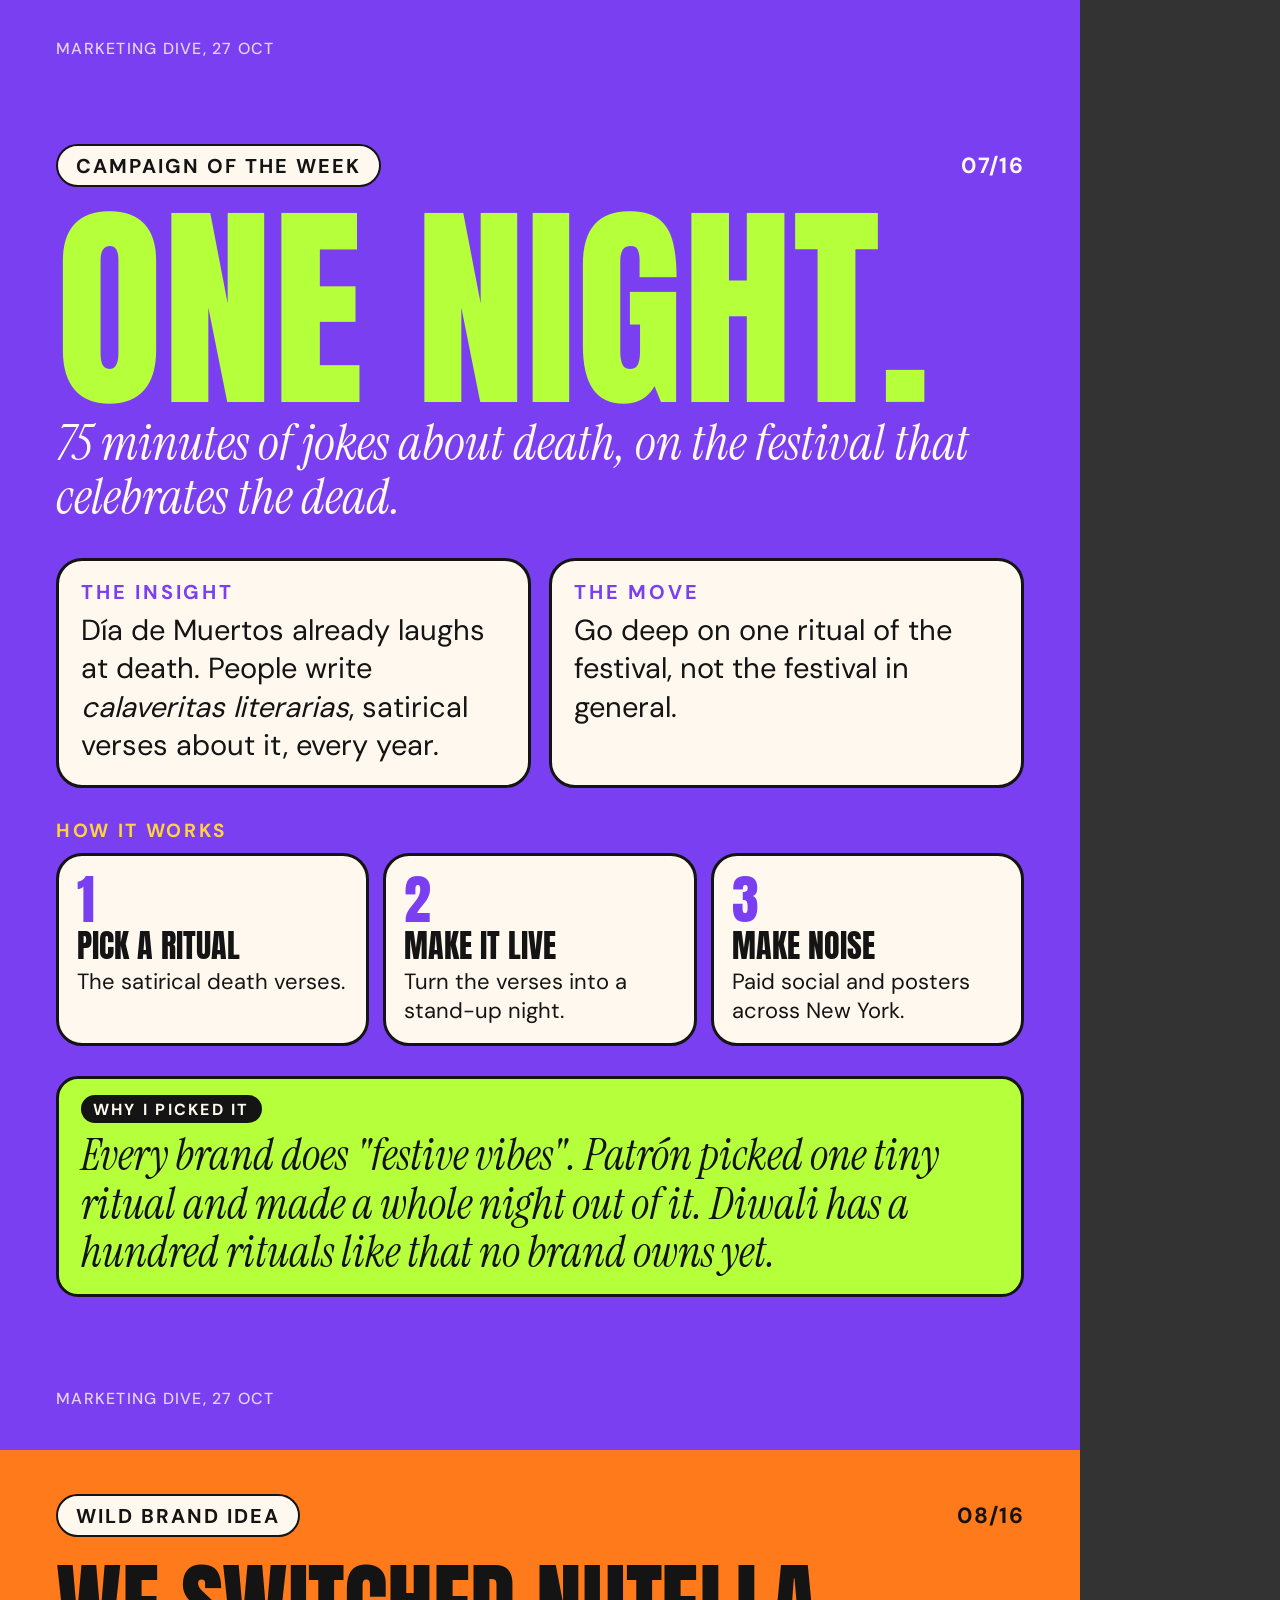
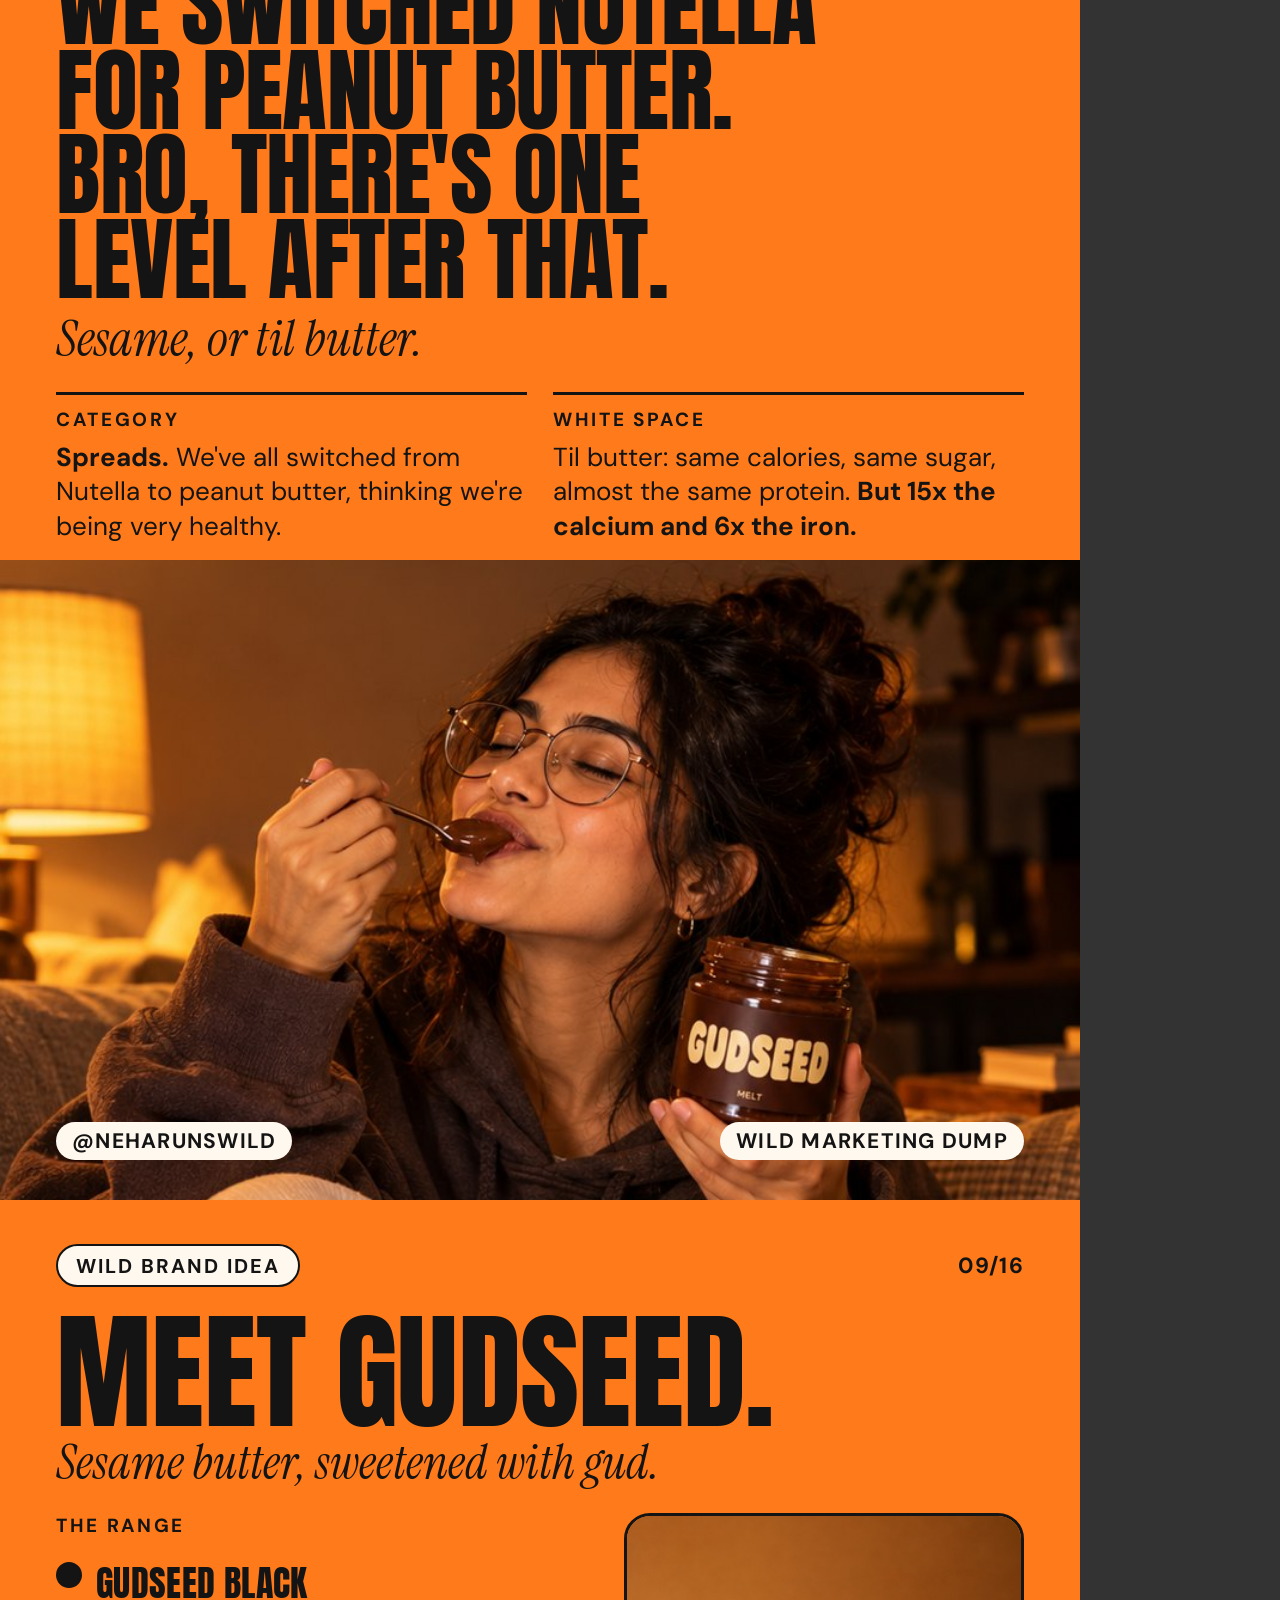
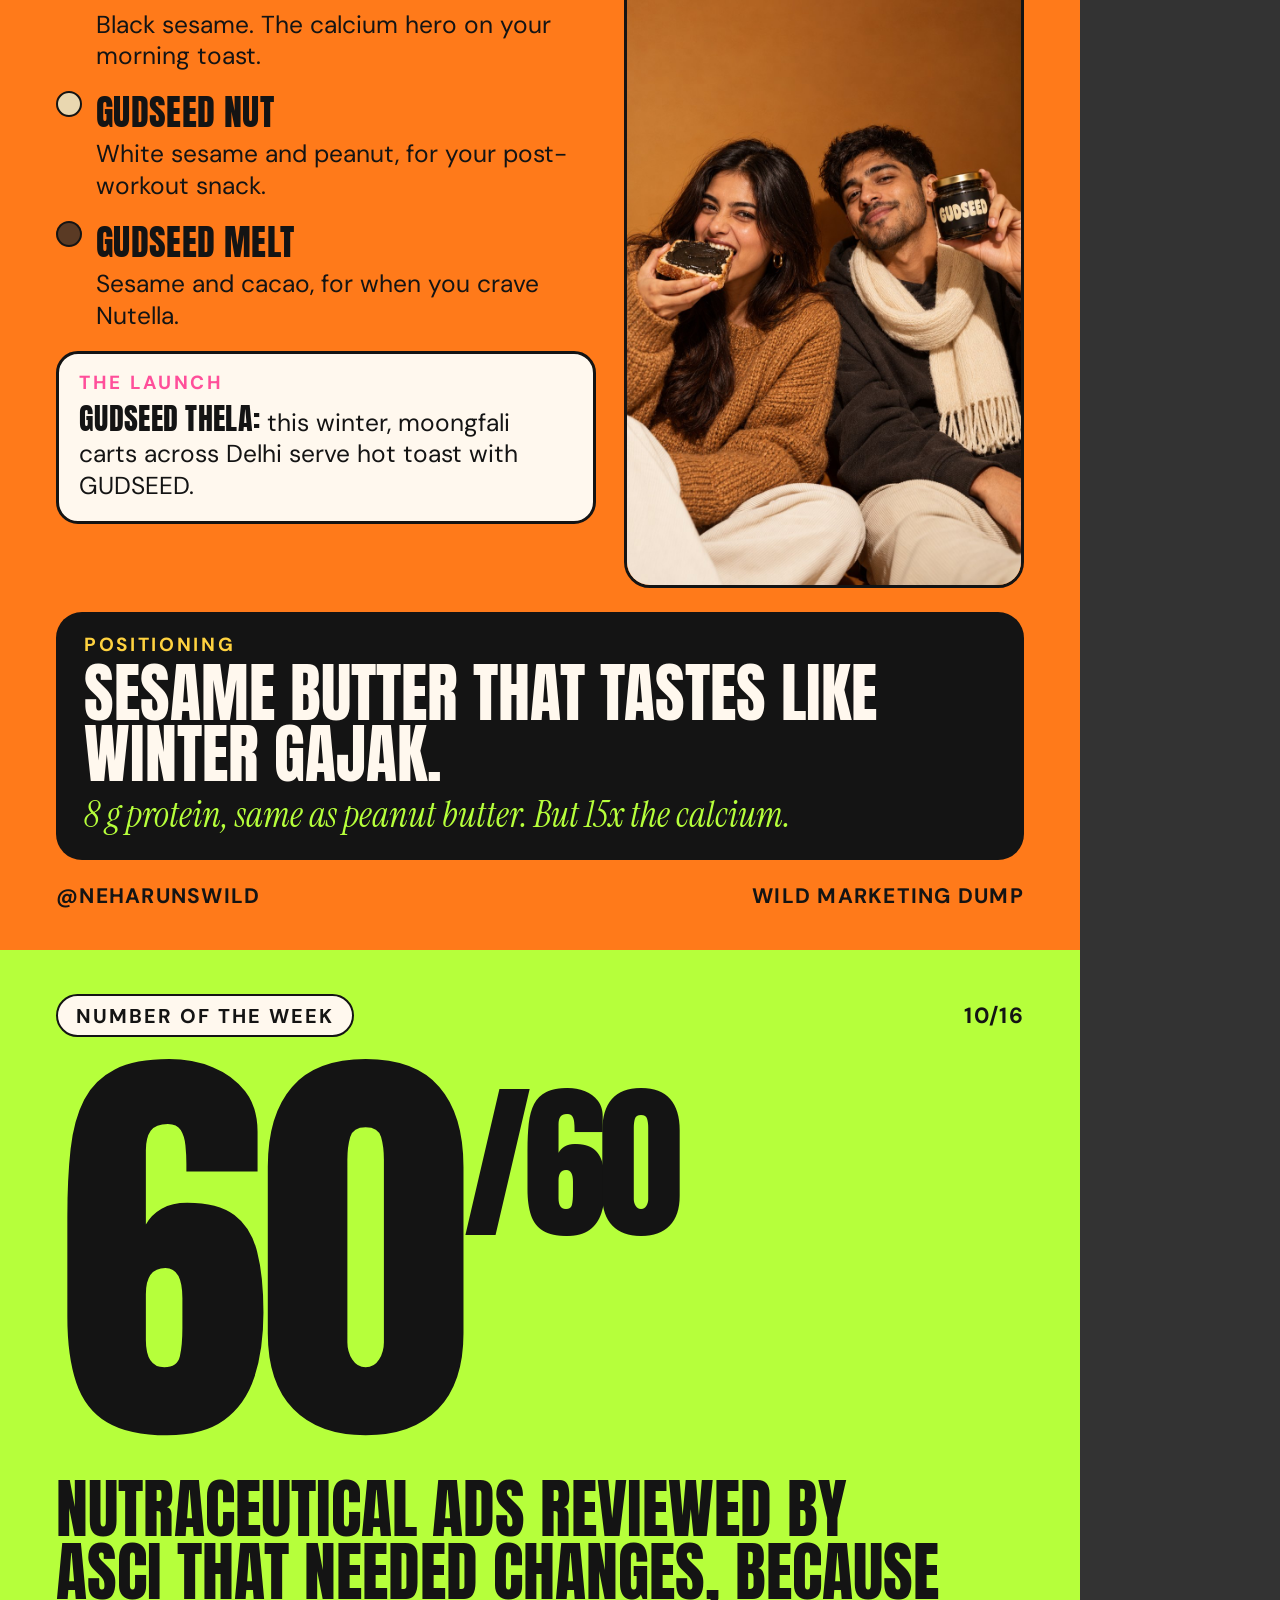
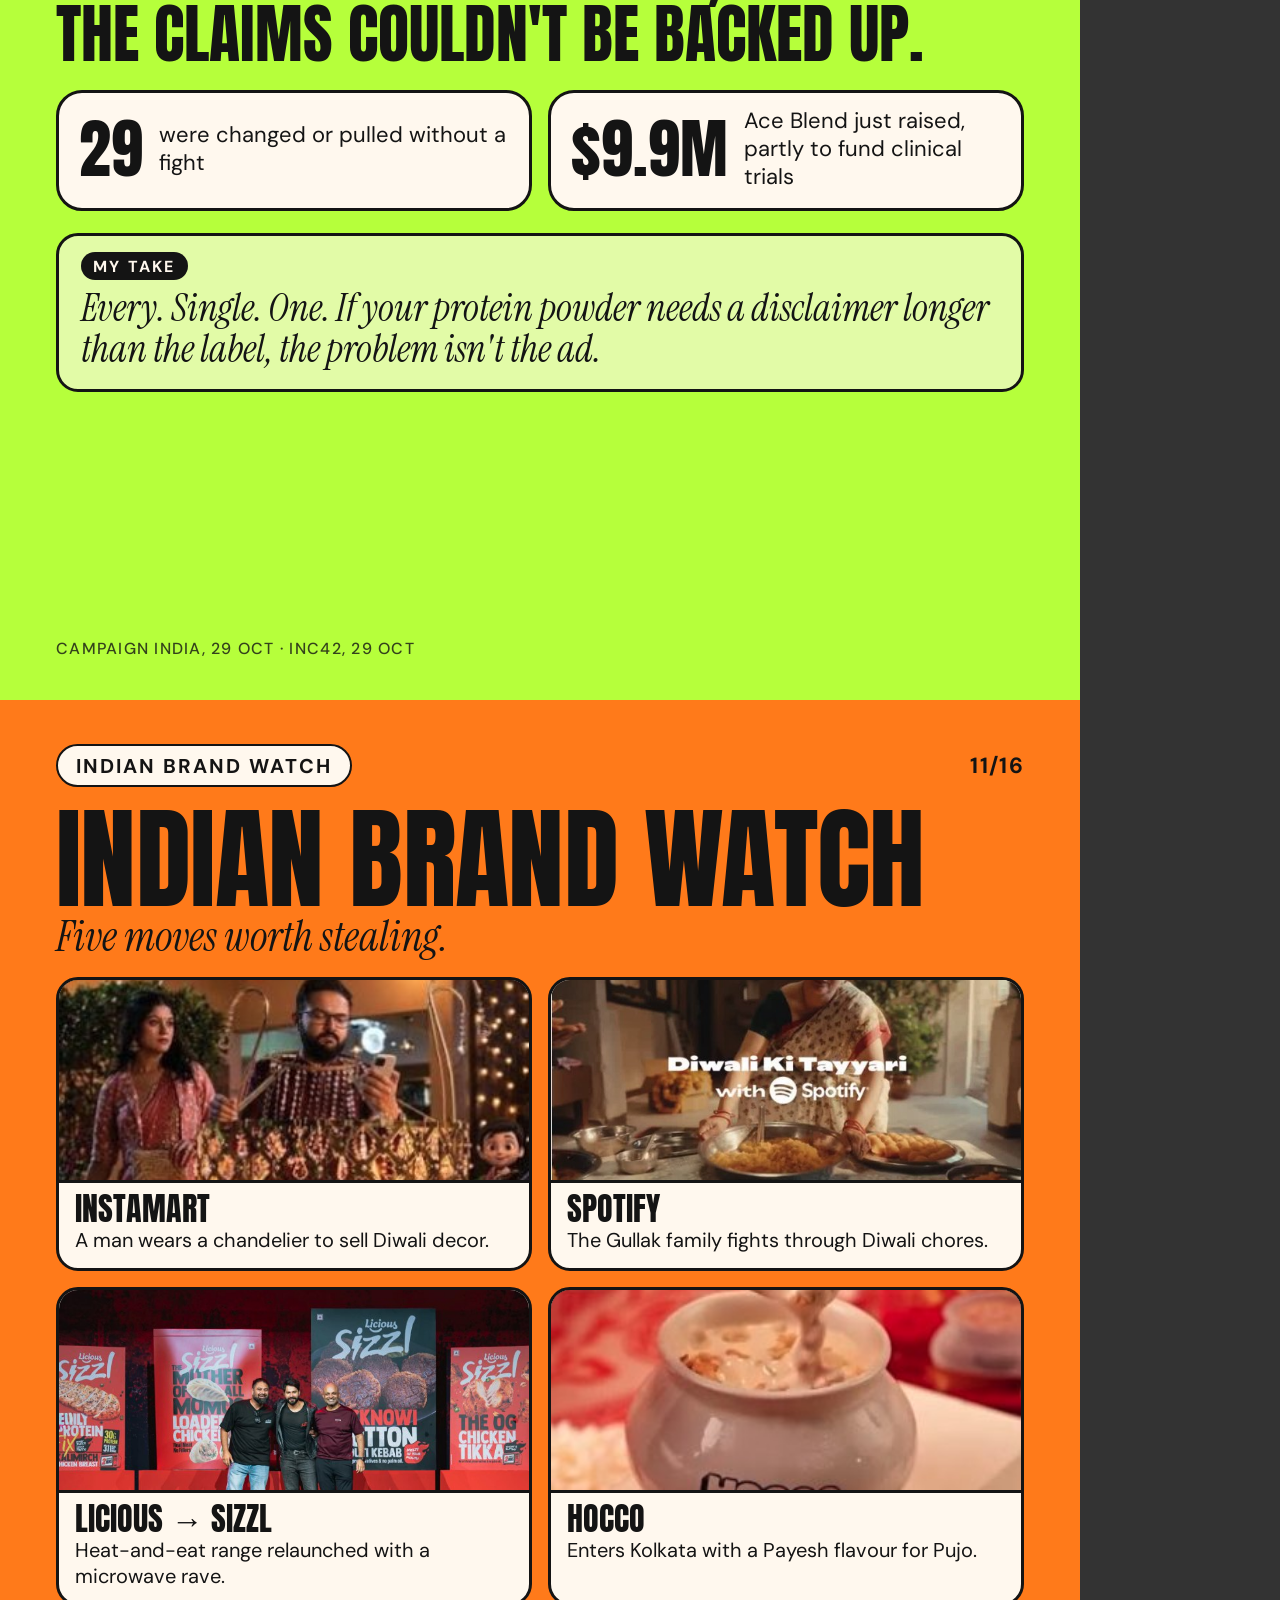
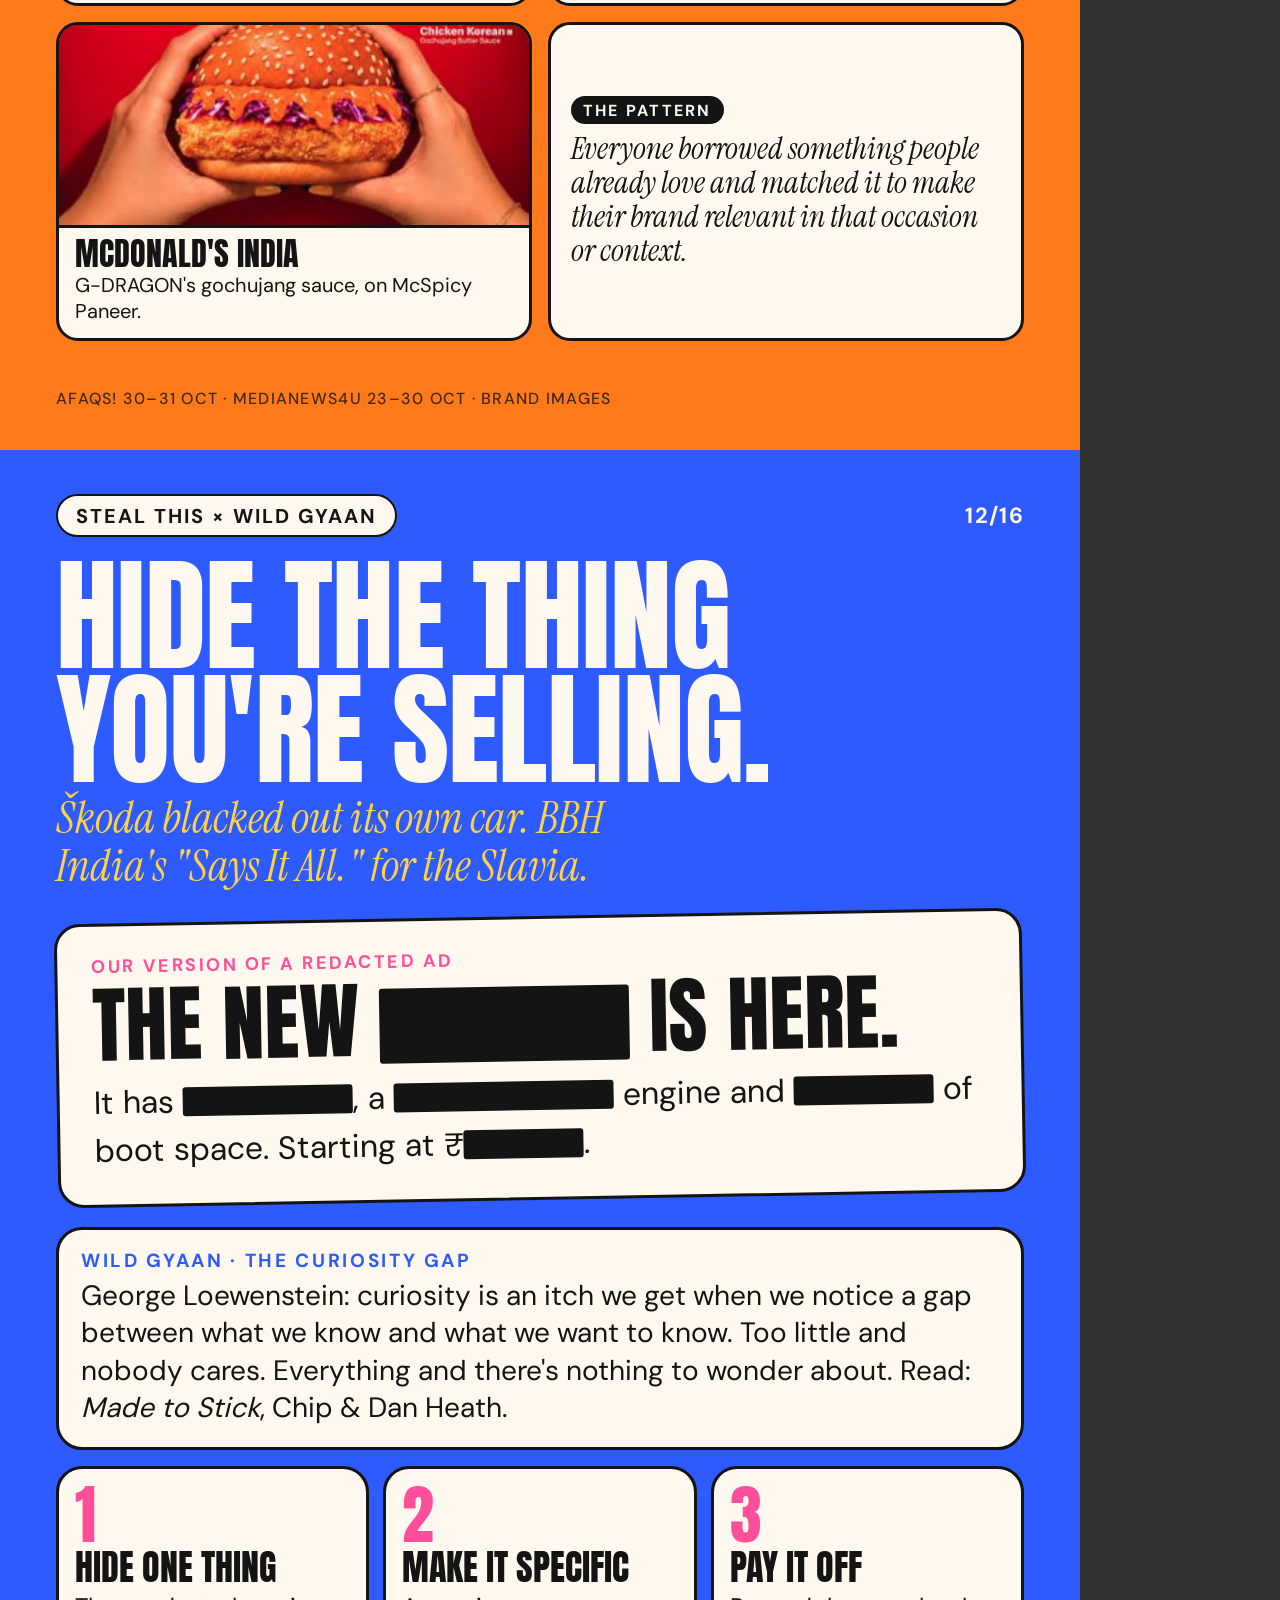
<file: issues/02.html>
<!doctype html>
<html lang="en">
<head>
<meta charset="utf-8">
<meta name="viewport" content="width=1080">
<title>Wild Marketing Dump · Issue 02</title>
<link rel="stylesheet" href="../fonts.css">
<link rel="stylesheet" href="../mag.css">
<style>html,body{margin:0;background:#333}@page{size:1080px 1350px;margin:0}</style>
</head>
<body>
<div class="issue" data-issue="02">

<!-- 01 COVER -->
<section class="sheet cover" aria-label="Cover">
  <div class="topbar"><span class="pill">Issue 02</span><span class="count">Week of 26 Oct–1 Nov 2026</span></div>
  <div class="mast">
    <span class="wild">The Wild</span>
    <span class="big">Marketing<br>Dump</span>
    <p class="tag">Last week in marketing. Unfiltered.</p>
  </div>
  <div class="lines">
    <div class="cl y"><h3>McDonald's broke up with FIFA</h3><p>32 years. Not lovin' it anymore.</p><span class="pg">p.3</span></div>
    <div class="cl g"><h3>Every supplement ad flunked</h3><p>60 out of 60. Even the protein couldn't lift this.</p><span class="pg">p.10</span></div>
    <div class="cl c"><h3>Nutella, meet your desi rival</h3><p>It's made of til and gud.</p><span class="pg">p.8</span></div>
  </div>
  <div class="sticker" style="right:48px; top:96px; width:210px; height:210px"><b>₹0</b><span>no claims to substantiate</span></div>
  <div class="foot"><span>@neharunswild</span><span>Free · every Monday</span></div>
</section>

<!-- 02 CONTENTS -->
<section class="sheet contents" aria-label="Contents">
  <div class="topbar"><span class="pill">Inside</span><span class="count">02/16</span></div>
  <div class="pad" style="padding-top:24px">
    <h2 class="hl" style="font-size:130px">In this dump</h2>
    <nav class="toc toc16">
      <a><span class="n" style="background:var(--cobalt); color:var(--paper)">03</span><span><b>The Big One</b><span class="s">McDonald's leaves the World Cup</span></span><i>p.3</i></a>
      <a><span class="n" style="background:var(--yellow)">04</span><span><b>The Dump</b><span class="s">6 stories, 6 takes</span></span><i>p.4–5</i></a>
      <a><span class="n" style="background:var(--purple); color:var(--paper)">06</span><span><b>Campaign of the Week</b><span class="s">Patrón's comedy show about death</span></span><i>p.6–7</i></a>
      <a><span class="n" style="background:var(--orange)">08</span><span><b>Wild Brand Idea</b><span class="s">GUDSEED, til butter with gud</span></span><i>p.8–9</i></a>
      <a><span class="n" style="background:var(--green)">10</span><span><b>Number of the Week</b><span class="s">60 out of 60</span></span><i>p.10</i></a>
      <a><span class="n" style="background:var(--orange)">11</span><span><b>Indian Brand Watch</b><span class="s">Chandeliers, Gullak and a microwave rave</span></span><i>p.11</i></a>
      <a><span class="n" style="background:var(--cobalt); color:var(--paper)">12</span><span><b>Steal This × Wild Gyaan</b><span class="s">The curiosity gap</span></span><i>p.12</i></a>
      <a><span class="n" style="background:var(--purple); color:var(--paper)">13</span><span><b>AI &amp; Marketing</b><span class="s">AI search, AI CMOs</span></span><i>p.13</i></a>
      <a><span class="n" style="background:var(--green)">14</span><span><b>Where Did the Money Go?</b><span class="s">$130M, and who got it</span></span><i>p.14</i></a>
      <a><span class="n" style="background:var(--yellow)">15</span><span><b>People Moves</b><span class="s">Who went where</span></span><i>p.15</i></a>
    </nav>
  </div>
  <div class="foot"><span>@neharunswild</span><span>Wild Marketing Dump</span></div>
</section>

<!-- 03 THE BIG ONE -->
<section class="sheet bigone on-dark" aria-label="The Big One">
  <div class="topbar"><span class="pill">The Big One</span><span class="count">03/16</span></div>
  <div class="pad" style="padding-top:24px">
    <h2 class="hl">McDonald's leaves the World Cup</h2>
    <p class="sub">After 32 years and its biggest campaign ever.</p>
  </div>
  <div class="pad statwall" style="margin-top:26px">
    <div class="card"><b>1994</b><span>The year McDonald's started sponsoring the World Cup.</span></div>
    <div class="card"><b>~$80M</b><span>Committed to the 2026 cycle, in 100+ markets.</span></div>
    <div class="card"><b>+0.8%</b><span>Same-store sales growth in Q2. Buzz went up, visits didn't.</span></div>
    <div class="card"><b>1/3</b><span>Of its Q2 traffic loss, which McDonald's tied to the campaign.</span></div>
  </div>
  <div class="pad" style="margin-top:26px">
    <p class="quote">"Underperformed versus our expectations."<cite>McDonald's CFO, on the 2026 campaign</cite></p>
  </div>
  <div class="pad" style="margin-top:24px">
    <div class="take hot"><span class="label">My take</span><p>Everyone loved the ads, nobody came for the burgers. Liking is not buying, bhai. Cricket sponsors, are you listening?</p></div>
  </div>
  <div class="foot" style="padding-top:14px"><span class="src">Marketing Dive, 27 Oct · Kantar</span></div>
</section>

<!-- 04 THE DUMP 1 -->
<section class="sheet dump" style="--bg:var(--yellow)" aria-label="The Dump, part 1">
  <div class="topbar"><span class="pill">The Dump</span><span class="count">04/16</span></div>
  <div class="pad" style="padding-top:20px">
    <h2 class="hl">The Dump</h2>
    <p class="sub" style="font-size:44px; margin:4px 0 16px">What happened, and what I think.</p>
    <div class="ditem"><span class="num">1</span><div><h3>Reckitt is now TV's biggest spender</h3><p class="b">TV ad volumes fell 6% in Jan–Sep. Reckitt overtook HUL and owns 7 of the top 10 TV brands. Biscuit ads grew 74%.</p><p class="mt">TV isn't dying, it's just changing owners.</p></div></div>
    <div class="ditem"><span class="num">2</span><div><h3>The world's top 100 brands: $3.9 trillion</h3><p class="b">48% of it is tech. NVIDIA grew 71.5%, Tesla fell 37.8%. Not one Indian brand made the list.</p><p class="mt">$3.9 trillion and zero Indian brands. That's the real number of the week.</p></div></div>
    <div class="ditem"><span class="num">3</span><div><h3>Hyundai made a newspaper talk</h3><p class="b">A four-page Hindustan Times ad for the BAYON that plays audio, for a car with an AI voice assistant.</p><p class="mt">The car talks, so the ad talks. Medium is the demo. Love.</p></div></div>
  </div>
  <div class="foot"><span class="src">MediaNews4U 29–30 Oct · Adgully 30 Oct</span></div>
</section>

<!-- 05 THE DUMP 2 -->
<section class="sheet dump" style="--bg:var(--orange)" aria-label="The Dump, part 2">
  <div class="topbar"><span class="pill">The Dump</span><span class="count">05/16</span></div>
  <div class="pad" style="padding-top:20px">
    <h2 class="hl" style="font-size:110px">The Dump, cont'd</h2>
    <p class="sub" style="font-size:44px; margin:4px 0 16px">Big brands are rewriting the rules.</p>
    <div class="ditem"><span class="num">4</span><div><h3>Clorox killed the annual campaign</h3><p class="b">Pine-Sol now posts 150+ pieces a month and keeps improving them after launch.</p><p class="mt">The one big annual campaign is dying. Brands now ship content like app updates.</p></div></div>
    <div class="ditem"><span class="num">5</span><div><h3>Sephora became "Sethphora"</h3><p class="b">Seth Rogen plays a clueless gift shopper who calls pimple patches "face stickers".</p><p class="mt">Selling beauty to people who know nothing about beauty. Diwali gifting brands, take notes.</p></div></div>
    <div class="ditem"><span class="num">6</span><div><h3>Audi's billboards give directions to donate blood</h3><p class="b">Signs in seven Danish cities: "Turn right in 250 metres and save up to three lives."</p><p class="mt">A car brand that gives directions. The purpose was hiding inside the product.</p></div></div>
  </div>
  <div class="foot"><span class="src">Marketing Dive 26 &amp; 28 Oct · MediaNews4U 31 Oct</span></div>
</section>

<!-- 06 CAMPAIGN 1 -->
<section class="sheet camp on-dark" aria-label="Campaign of the Week">
  <div class="topbar"><span class="pill">Campaign of the Week</span><span class="count">06/16</span></div>
  <div class="pad" style="padding-top:24px">
    <h2 class="hl" style="font-size:136px">La Última Risa</h2>
    <p class="sub">Patrón put on a comedy show about death.</p>
  </div>
  <div class="pad" style="margin-top:24px">
    <div class="imgcard" style="height:560px"><img src="../img/02-patron.jpg" alt="Patrón La Última Risa posters on a city wall, with skeletons in sombreros holding microphones" style="object-position:50% 50%"><span class="credit">Patrón · New York</span></div>
  </div>
  <div class="pad" style="margin-top:24px">
    <span class="label" style="color:var(--yellow)">What they did</span>
    <p class="body" style="margin-top:6px; font-size:30px; line-height:1.32">For Día de Muertos, Patrón staged a one-night, 75-minute multilingual stand-up show at The Stand in New York on 2 Nov, backed by paid social and posters across the city.</p>
  </div>
  <div class="foot"><span class="src">Marketing Dive, 27 Oct</span></div>
</section>

<!-- 07 CAMPAIGN 2 -->
<section class="sheet camp2 on-dark" aria-label="Campaign of the Week, why it works">
  <div class="topbar"><span class="pill">Campaign of the Week</span><span class="count">07/16</span></div>
  <div class="pad" style="padding-top:30px">
    <div class="bigword">One night.<small>75 minutes of jokes about death, on the festival that celebrates the dead.</small></div>
  </div>
  <div class="pad why" style="margin-top:34px">
    <div class="card"><span class="label">The insight</span><p>Día de Muertos already laughs at death. People write <i>calaveritas literarias</i>, satirical verses about it, every year.</p></div>
    <div class="card"><span class="label">The move</span><p>Go deep on one ritual of the festival, not the festival in general.</p></div>
  </div>
  <div class="pad" style="margin-top:30px">
    <span class="label" style="color:var(--yellow)">How it works</span>
    <div class="how" style="margin-top:10px">
      <div class="card"><b>1</b><h4>Pick a ritual</h4><p>The satirical death verses.</p></div>
      <div class="card"><b>2</b><h4>Make it live</h4><p>Turn the verses into a stand-up night.</p></div>
      <div class="card"><b>3</b><h4>Make noise</h4><p>Paid social and posters across New York.</p></div>
    </div>
  </div>
  <div class="pad" style="margin-top:30px">
    <div class="take hot"><span class="label">Why I picked it</span><p>Every brand does "festive vibes". Patrón picked one tiny ritual and made a whole night out of it. Diwali has a hundred rituals like that no brand owns yet.</p></div>
  </div>
  <div class="foot"><span class="src">Marketing Dive, 27 Oct</span></div>
</section>

<!-- 08 WILD BRAND IDEA 1 -->
<section class="sheet idea" style="--bg:var(--orange)" aria-label="Wild Brand Idea: GUDSEED">
  <div class="topbar"><span class="pill">Wild Brand Idea</span><span class="count">08/16</span></div>
  <div class="head">
    <h2 class="hl" style="font-size:92px">We switched Nutella for peanut butter. Bro, there's one level after that.</h2>
    <p class="sub">Sesame, or til butter.</p>
  </div>
  <div class="facts">
    <div>
      <span class="label">Category</span>
      <p class="body"><b>Spreads.</b> We've all switched from Nutella to peanut butter, thinking we're being very healthy.</p>
    </div>
    <div>
      <span class="label">White space</span>
      <p class="body">Til butter: same calories, same sugar, almost the same protein. <b>But 15x the calcium and 6x the iron.</b></p>
    </div>
  </div>
  <div class="photo" style="height:640px">
    <img src="../img/02-gudseed-hero.jpg" alt="A woman in glasses on a sofa at night, eating GUDSEED Melt from the jar with a spoon" style="object-position:50% 40%">
  </div>
  <div class="foot" style="position:absolute; left:0; right:0; bottom:0"><span class="chip">@neharunswild</span><span class="chip">Wild Marketing Dump</span></div>
</section>

<!-- 09 WILD BRAND IDEA 2 -->
<section class="sheet idea2" style="--bg:var(--orange)" aria-label="Wild Brand Idea: GUDSEED range and positioning">
  <div class="topbar"><span class="pill">Wild Brand Idea</span><span class="count">09/16</span></div>
  <div class="head">
    <h2 class="hl">Meet Gudseed.</h2>
    <p class="sub">Sesame butter, sweetened with gud.</p>
  </div>
  <div class="split">
    <div class="col">
      <span class="label">The range</span>
      <div class="range">
        <div><i style="background:#141414"></i><span><b>Gudseed Black</b><p>Black sesame. The calcium hero on your morning toast.</p></span></div>
        <div><i style="background:#E9D7B0"></i><span><b>Gudseed Nut</b><p>White sesame and peanut, for your post-workout snack.</p></span></div>
        <div><i style="background:#5A3A24"></i><span><b>Gudseed Melt</b><p>Sesame and cacao, for when you crave Nutella.</p></span></div>
      </div>
      <div class="launch">
        <span class="label">The launch</span>
        <p><b>Gudseed Thela:</b> this winter, moongfali carts across Delhi serve hot toast with GUDSEED.</p>
      </div>
    </div>
    <div class="tall"><img src="../img/02-gudseed-duo.jpg" alt="Two friends against an amber wall, one biting toast with black sesame spread, the other holding a GUDSEED jar" style="object-position:50% 45%"></div>
  </div>
  <div class="posband">
    <span class="label">Positioning</span>
    <h3>Sesame butter that tastes like winter gajak.</h3>
    <p style="font-family:var(--serif); font-style:italic; font-size:36px; margin-top:6px; color:var(--green)">8 g protein, same as peanut butter. But 15x the calcium.</p>
  </div>
  <div class="foot"><span>@neharunswild</span><span>Wild Marketing Dump</span></div>
</section>

<!-- 10 NUMBER -->
<section class="sheet num-page" aria-label="Number of the Week">
  <div class="topbar"><span class="pill">Number of the Week</span><span class="count">10/16</span></div>
  <div class="pad" style="padding-top:20px">
    <div class="giant" style="font-size:430px">60<sup style="font-size:170px">/60</sup></div>
    <p class="numline" style="margin-top:34px">Nutraceutical ads reviewed by ASCI that needed changes, because the claims couldn't be backed up.</p>
  </div>
  <div class="pad minis" style="margin-top:24px">
    <div class="card"><b>29</b><span>were changed or pulled without a fight</span></div>
    <div class="card"><b>$9.9M</b><span>Ace Blend just raised, partly to fund clinical trials</span></div>
  </div>
  <div class="pad" style="margin-top:22px">
    <div class="take"><span class="label">My take</span><p>Every. Single. One. If your protein powder needs a disclaimer longer than the label, the problem isn't the ad.</p></div>
  </div>
  <div class="foot"><span class="src">Campaign India, 29 Oct · Inc42, 29 Oct</span></div>
</section>

<!-- 11 BRAND WATCH -->
<section class="sheet watch" style="--bg:var(--orange)" aria-label="Indian Brand Watch">
  <div class="topbar"><span class="pill">Indian Brand Watch</span><span class="count">11/16</span></div>
  <div class="pad" style="padding-top:20px">
    <h2 class="hl">Indian Brand Watch</h2>
    <p class="sub" style="font-size:42px; margin:4px 0 18px">Five moves worth stealing.</p>
    <div class="tiles">
      <div class="tile"><div class="im"><img src="../img/02-instamart.jpg" alt="A man wearing a crystal chandelier as an outfit beside a woman in a saree outside a lit-up building" style="object-position:50% 35%"></div><div class="cap"><b>Instamart</b><p>A man wears a chandelier to sell Diwali decor.</p></div></div>
      <div class="tile"><div class="im"><img src="../img/02-spotify.jpg" alt="A woman arranging laddoos in a kitchen under the words Diwali Ki Tayyari with Spotify"></div><div class="cap"><b>Spotify</b><p>The Gullak family fights through Diwali chores.</p></div></div>
      <div class="tile"><div class="im"><img src="../img/02-licious.jpg" alt="Varun Dhawan with two Licious executives on stage in front of Sizzl posters"></div><div class="cap"><b>Licious → Sizzl</b><p>Heat-and-eat range relaunched with a microwave rave.</p></div></div>
      <div class="tile"><div class="im"><img src="../img/02-hocco.jpg" alt="A spoon lifting Payesh ice cream from a HOCCO clay pot" style="object-position:50% 45%"></div><div class="cap"><b>HOCCO</b><p>Enters Kolkata with a Payesh flavour for Pujo.</p></div></div>
      <div class="tile"><div class="im"><img src="../img/02-mcd-gochujang.jpg" alt="Gochujang butter sauce poured over a McSpicy burger" style="object-position:50% 100%"></div><div class="cap"><b>McDonald's India</b><p>G-DRAGON's gochujang sauce, on McSpicy Paneer.</p></div></div>
      <div class="tile takebox said"><span class="label">The pattern</span><p>Everyone borrowed something people already love and matched it to make their brand relevant in that occasion or context.</p></div>
    </div>
  </div>
  <div class="foot" style="padding-top:16px"><span class="src">afaqs! 30–31 Oct · MediaNews4U 23–30 Oct · brand images</span></div>
</section>

<!-- 12 STEAL THIS x WILD GYAAN -->
<section class="sheet steal on-dark" aria-label="Steal This and Wild Gyaan">
  <div class="topbar"><span class="pill">Steal This × Wild Gyaan</span><span class="count">12/16</span></div>
  <div class="pad" style="padding-top:22px">
    <h2 class="hl">Hide the thing you're selling.</h2>
    <p class="sub">Škoda blacked out its own car. BBH India's "Says It All." for the Slavia.</p>
  </div>
  <div class="pad" style="margin-top:26px">
    <div class="redact">
      <span class="k">Our version of a redacted ad</span>
      <h3>The new <span class="rbar" style="width:250px"></span> is here.</h3>
      <p>It has <span class="rbar" style="width:170px"></span>, a <span class="rbar" style="width:220px"></span> engine and <span class="rbar" style="width:140px"></span> of boot space. Starting at ₹<span class="rbar" style="width:120px"></span>.</p>
    </div>
  </div>
  <div class="pad" style="margin-top:26px">
    <div class="card gyaan"><span class="label">Wild Gyaan · The curiosity gap</span><p>George Loewenstein: curiosity is an itch we get when we notice a gap between what we know and what we want to know. Too little and nobody cares. Everything and there's nothing to wonder about. Read: <i>Made to Stick</i>, Chip &amp; Dan Heath.</p></div>
  </div>
  <div class="pad steps3" style="margin-top:16px">
    <div class="card"><b>1</b><h4>Hide one thing</h4><p>The product, the price or the name.</p></div>
    <div class="card"><b>2</b><h4>Make it specific</h4><p>A precise gap, not a vague tease.</p></div>
    <div class="card"><b>3</b><h4>Pay it off</h4><p>Reward the people who looked.</p></div>
  </div>
  <div class="foot" style="padding-top:16px"><span class="src">MediaNews4U 28 Oct · George Loewenstein</span></div>
</section>

<!-- 13 AI & MARKETING -->
<section class="sheet ai on-dark" aria-label="AI and Marketing">
  <div class="topbar"><span class="pill">AI &amp; Marketing</span><span class="count">13/16</span></div>
  <div class="pad" style="padding-top:22px">
    <h2 class="hl">AI &amp; Marketing</h2>
    <p class="sub" style="margin-bottom:20px">What the machines did to marketing this week.</p>
    <div class="ditem"><span class="num">1</span><div><h3>Google's AI search earns less per search</h3><p class="b">Search ad growth slowed to 12% (from 15%), even as searches hit a five-year high. Google blamed "the lower monetization we were seeing in AI Mode".</p><p class="mt">People are asking AI everything. If nobody remembers your brand's name, AI won't either.</p></div></div>
    <div class="ditem"><span class="num">2</span><div><h3>New CMOs are hired for AI skills</h3><p class="b">26% of CMOs hired this year have AI skills, against 9% of those four or more years in. CMO tenure is down 35% since 2010.</p><p class="mt">AI on your CV is the new MBA. Not optional anymore, bas.</p></div></div>
  </div>
  <div class="foot"><span class="src">Marketing Dive, 29 &amp; 30 Oct</span></div>
</section>

<!-- 14 MONEY -->
<section class="sheet money" aria-label="Where Did the Money Go?">
  <div class="topbar"><span class="pill">Where Did the Money Go?</span><span class="count">14/16</span></div>
  <div class="pad" style="padding-top:22px">
    <h2 class="hl">Where did the money go?</h2>
    <div class="total"><b>$130.2M</b><span>raised by Indian startups across 32 deals, 26–30 Oct. D2C led ecommerce.</span></div>
  </div>
  <div class="pad" style="margin-top:22px">
    <table class="ftable">
      <thead><tr><th>Brand</th><th>What it sells</th><th>Raised</th></tr></thead>
      <tbody>
        <tr><td>Troovy</td><td>Clean-label snacks for families</td><td class="amt">₹100 cr</td></tr>
        <tr><td>Ace Blend</td><td>Plant protein; funding clinical trials</td><td class="amt">$9.9M</td></tr>
        <tr><td>Rotoris</td><td>Invite-only luxury watches</td><td class="amt">$8.5M</td></tr>
        <tr><td>ReplyAll</td><td>D2C ecommerce</td><td class="amt">$997K</td></tr>
        <tr><td>ISLAND Beauty</td><td>D2C beauty</td><td class="amt">$271K</td></tr>
      </tbody>
    </table>
  </div>
  <div class="pad" style="margin-top:24px">
    <div class="take"><span class="label">My take</span><p>Money is going to brands that can prove it. Trials, waitlists, repeat rates. Vibes aren't getting funded anymore.</p></div>
  </div>
  <div class="foot"><span class="src">Inc42, 27–31 Oct</span></div>
</section>

<!-- 15 PEOPLE MOVES -->
<section class="sheet people" aria-label="People Moves">
  <div class="topbar"><span class="pill">People Moves</span><span class="count">15/16</span></div>
  <div class="pad" style="padding-top:22px">
    <h2 class="hl">People moves</h2>
    <p class="sub" style="margin-bottom:24px">Who went where this week.</p>
    <div class="moves">
      <div class="move"><span class="ini" style="background:var(--orange)">BK</span><div><span class="co">Burger King India</span><h4>Sumit Zaveri → CEO</h4><p>CFO since 2019, earlier at Nature's Basket and Tata Starbucks.</p></div></div>
      <div class="move"><span class="ini" style="background:var(--pink)">G</span><div><span class="co">Grey 82.5 · Ogilvy Group</span><h4>Shouvik Roy → CEO</h4><p>Ex-head of Ogilvy Delhi, who helped create Paperboat, returns.</p></div></div>
      <div class="move"><span class="ini" style="background:var(--green)">RJ</span><div><span class="co">Reliance Jewels</span><h4>Gopa Kumar → Head</h4><p>After seven years as COO of Bhima Jewels.</p></div></div>
      <div class="move"><span class="ini" style="background:var(--cobalt); color:var(--paper)">LIV</span><div><span class="co">Liquid I.V. · Unilever</span><h4>Jenny Danzi → CMO</h4><p>Former CMO of Poppi, 17+ years at PepsiCo.</p></div></div>
    </div>
  </div>
  <div class="foot"><span class="src">MediaNews4U 31 Oct · Campaign India 29 Oct · Marketing Dive 28 Oct</span></div>
</section>

<!-- 16 BACK -->
<section class="sheet back" aria-label="Back page">
  <div class="topbar"><span class="pill">Back page</span><span class="count">16/16</span></div>
  <div class="pad" style="padding-top:20px">
    <h2 class="hl">That's the dump.</h2>
    <p class="sub">See you next Monday.</p>
  </div>
  <div class="pad notices" style="margin-top:30px">
    <div class="notice wide" style="background:var(--yellow)"><h4>Marketing weather</h4>
      <div class="weather">
        <div><b>↑</b><em>Rising</em><span>Brands that bring proof</span></div>
        <div><b>↓</b><em>Cooling</em><span>Mega sponsorships</span></div>
        <div><b>!!</b><em>Stormy</em><span>Supplement claims</span></div>
      </div>
    </div>
    <div class="notice wide" style="background:var(--ink); color:var(--paper)"><h4 style="color:var(--yellow)">Follow @neharunswild</h4><p class="followline">Wild Brand Ideas &amp; Stories for you!</p></div>
  </div>
  <div class="foot"><span>Curated by Neha Gulati</span><span>Wild Marketing Dump</span></div>
</section>

</div>
</body>
</html>
</file>
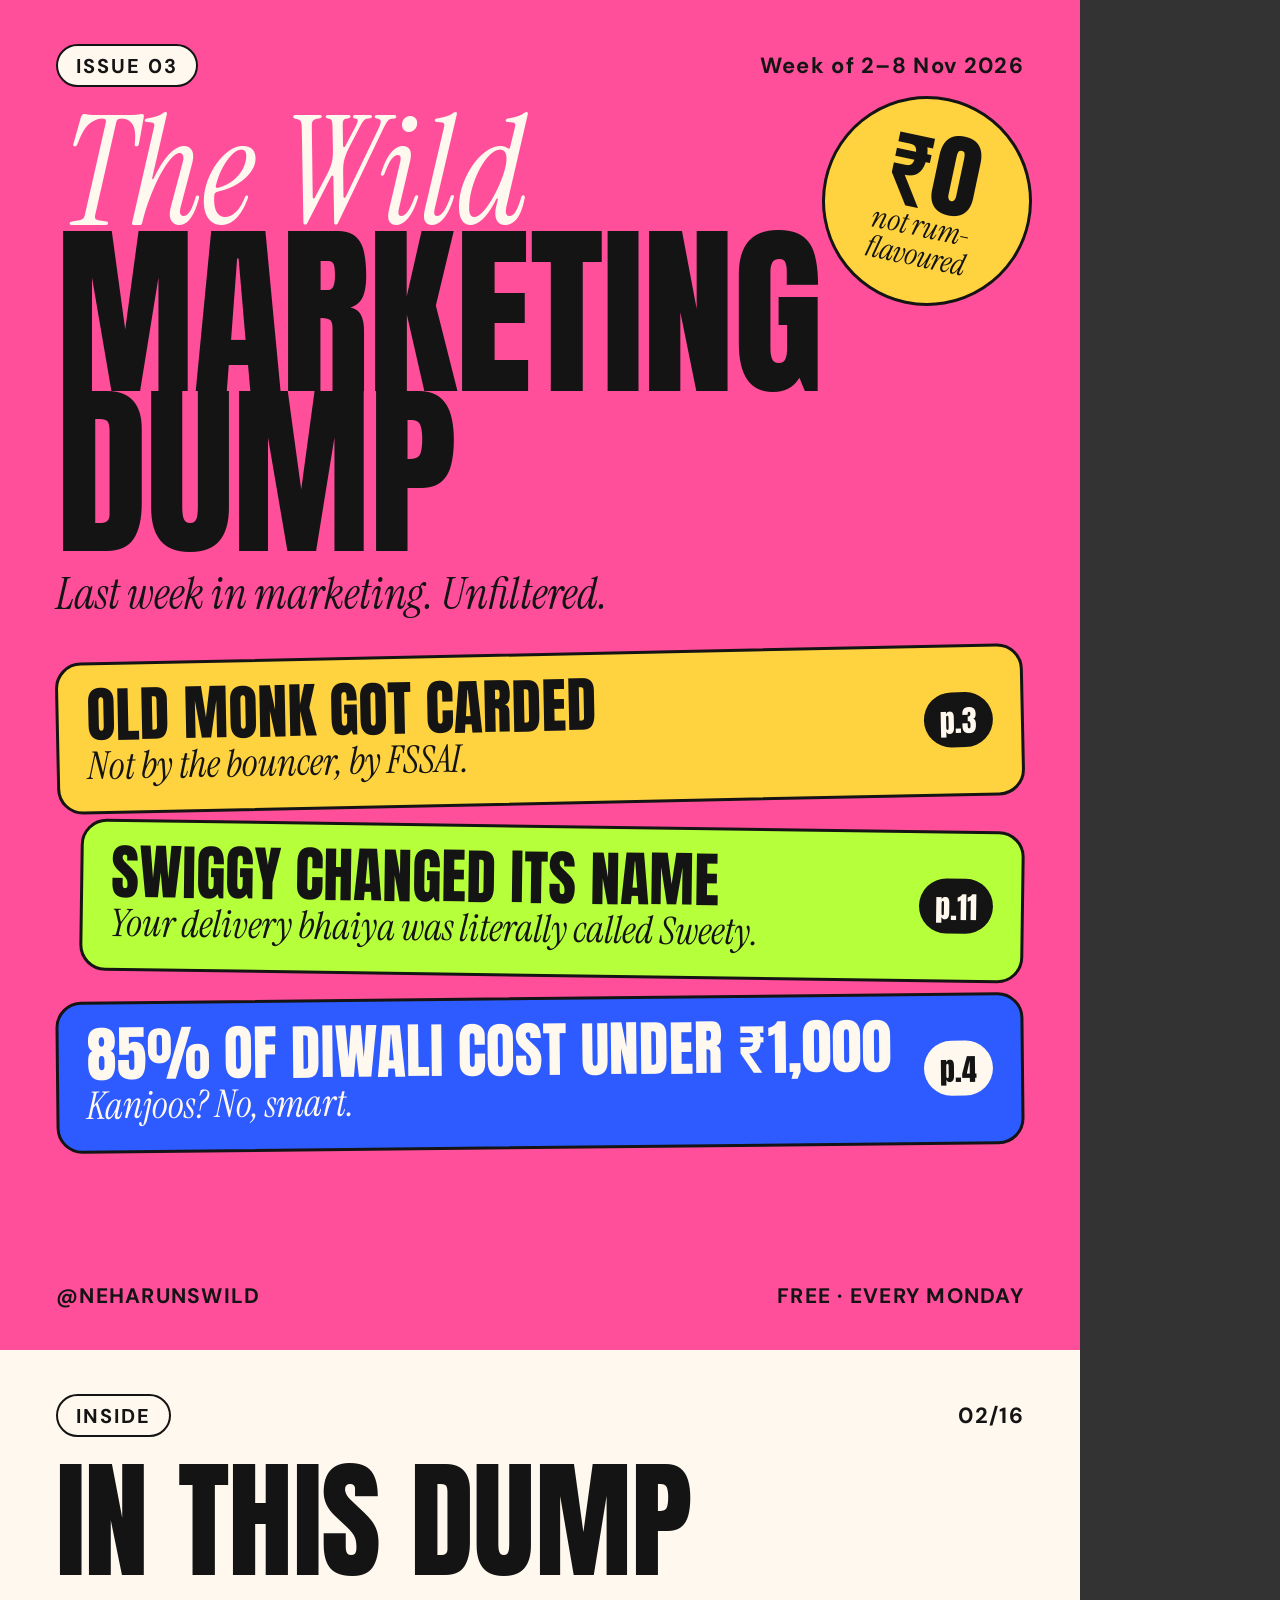
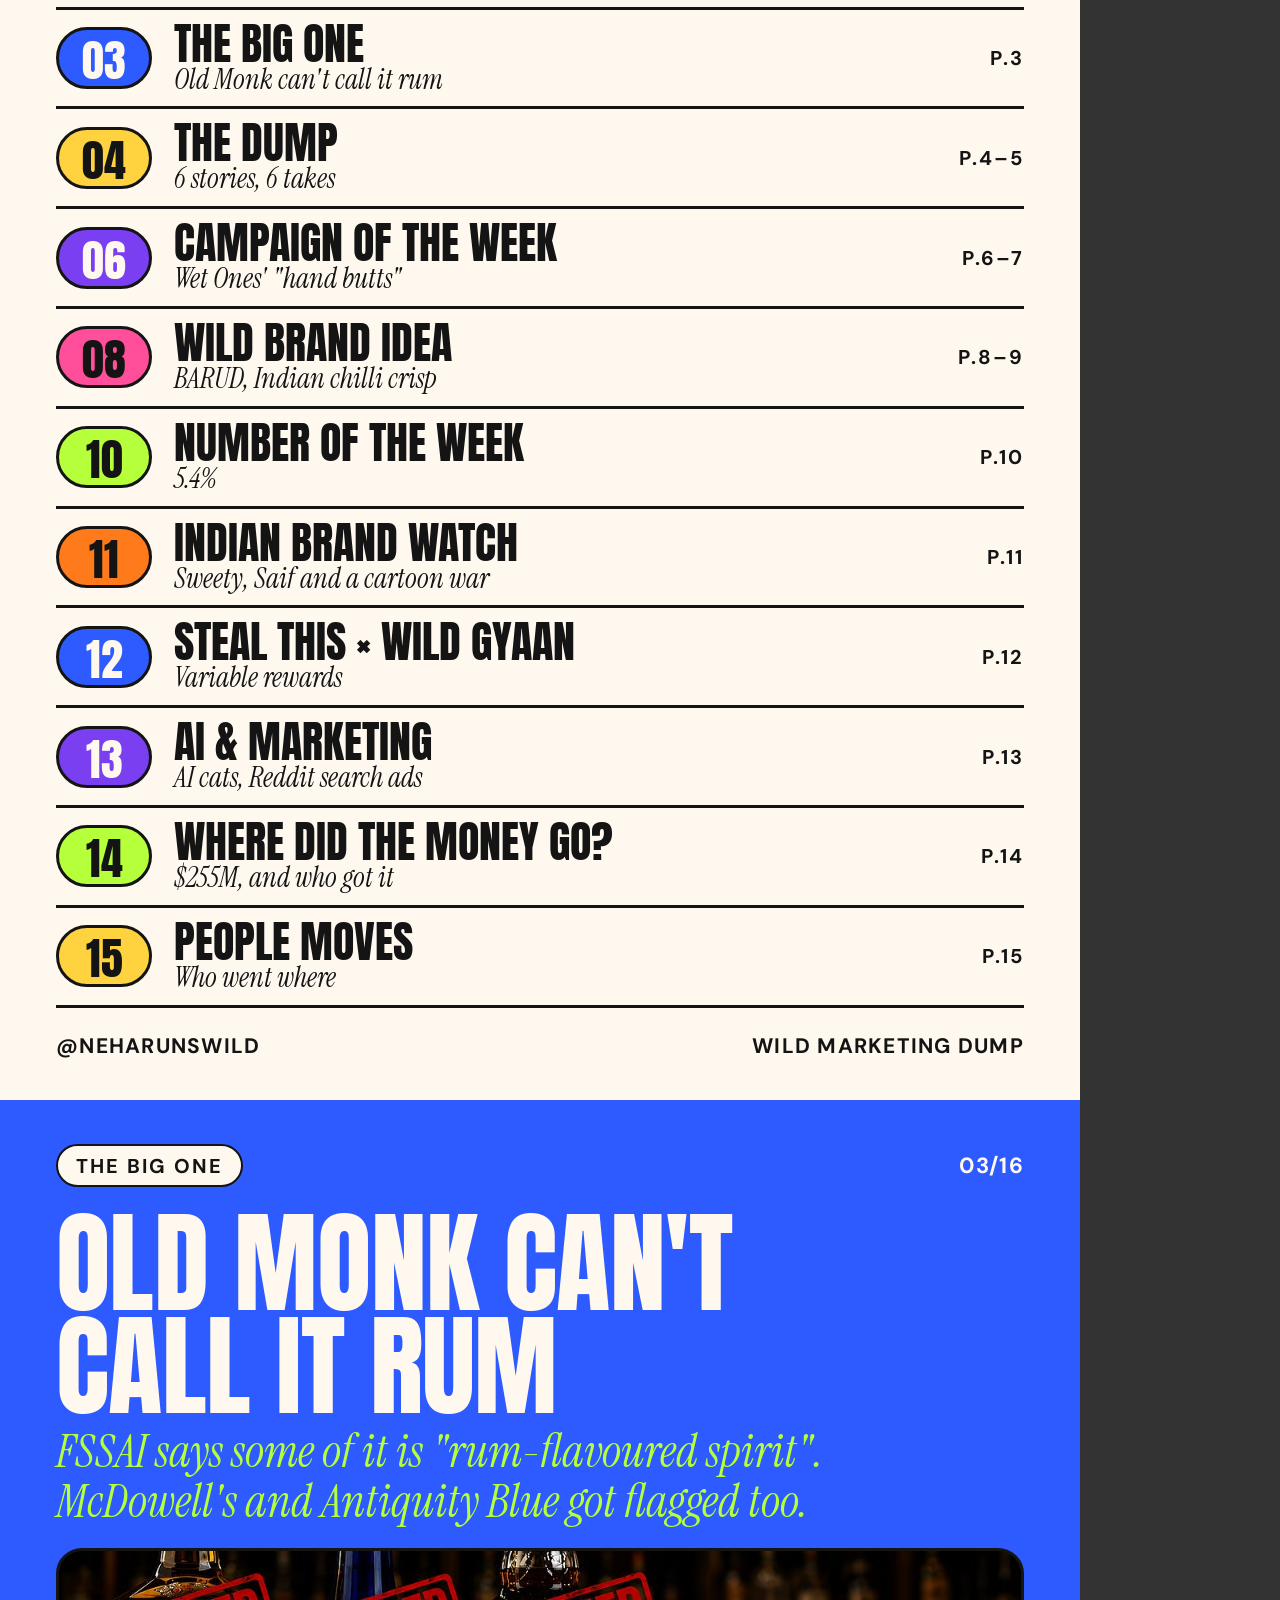
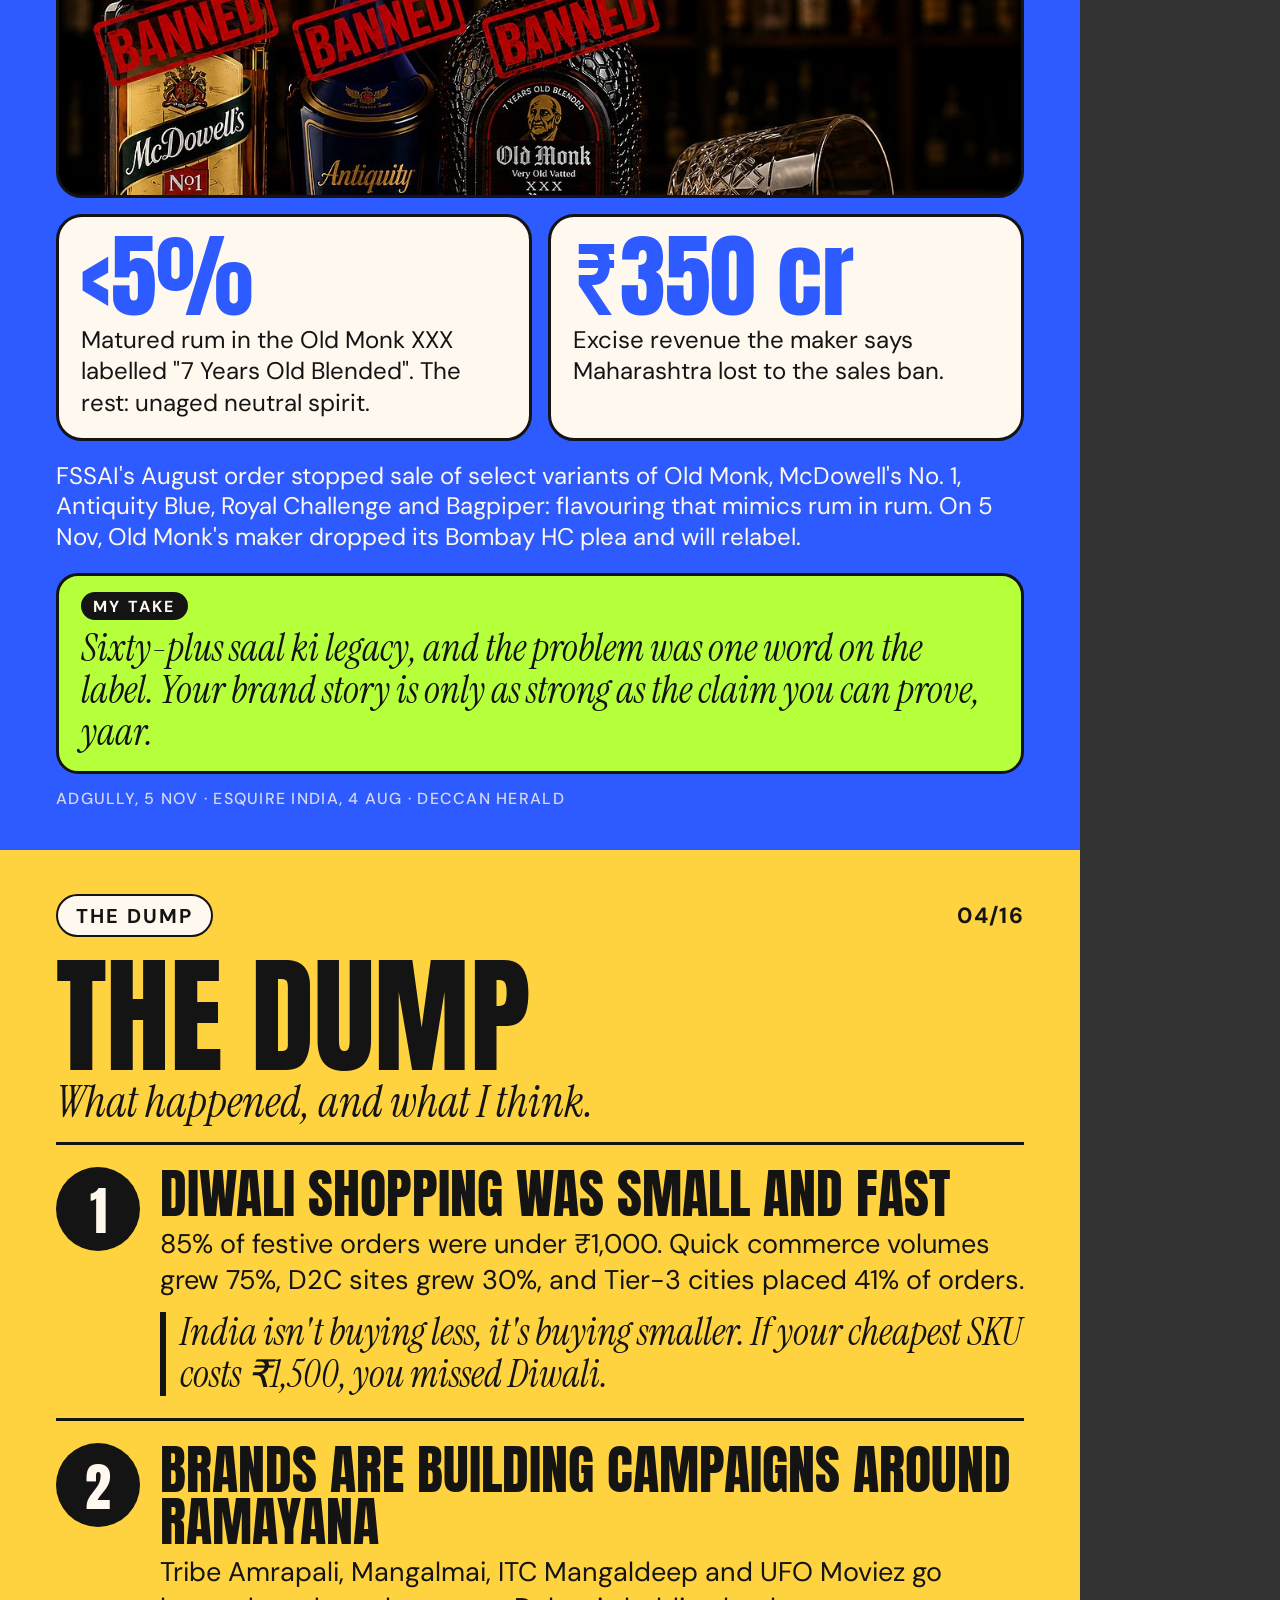
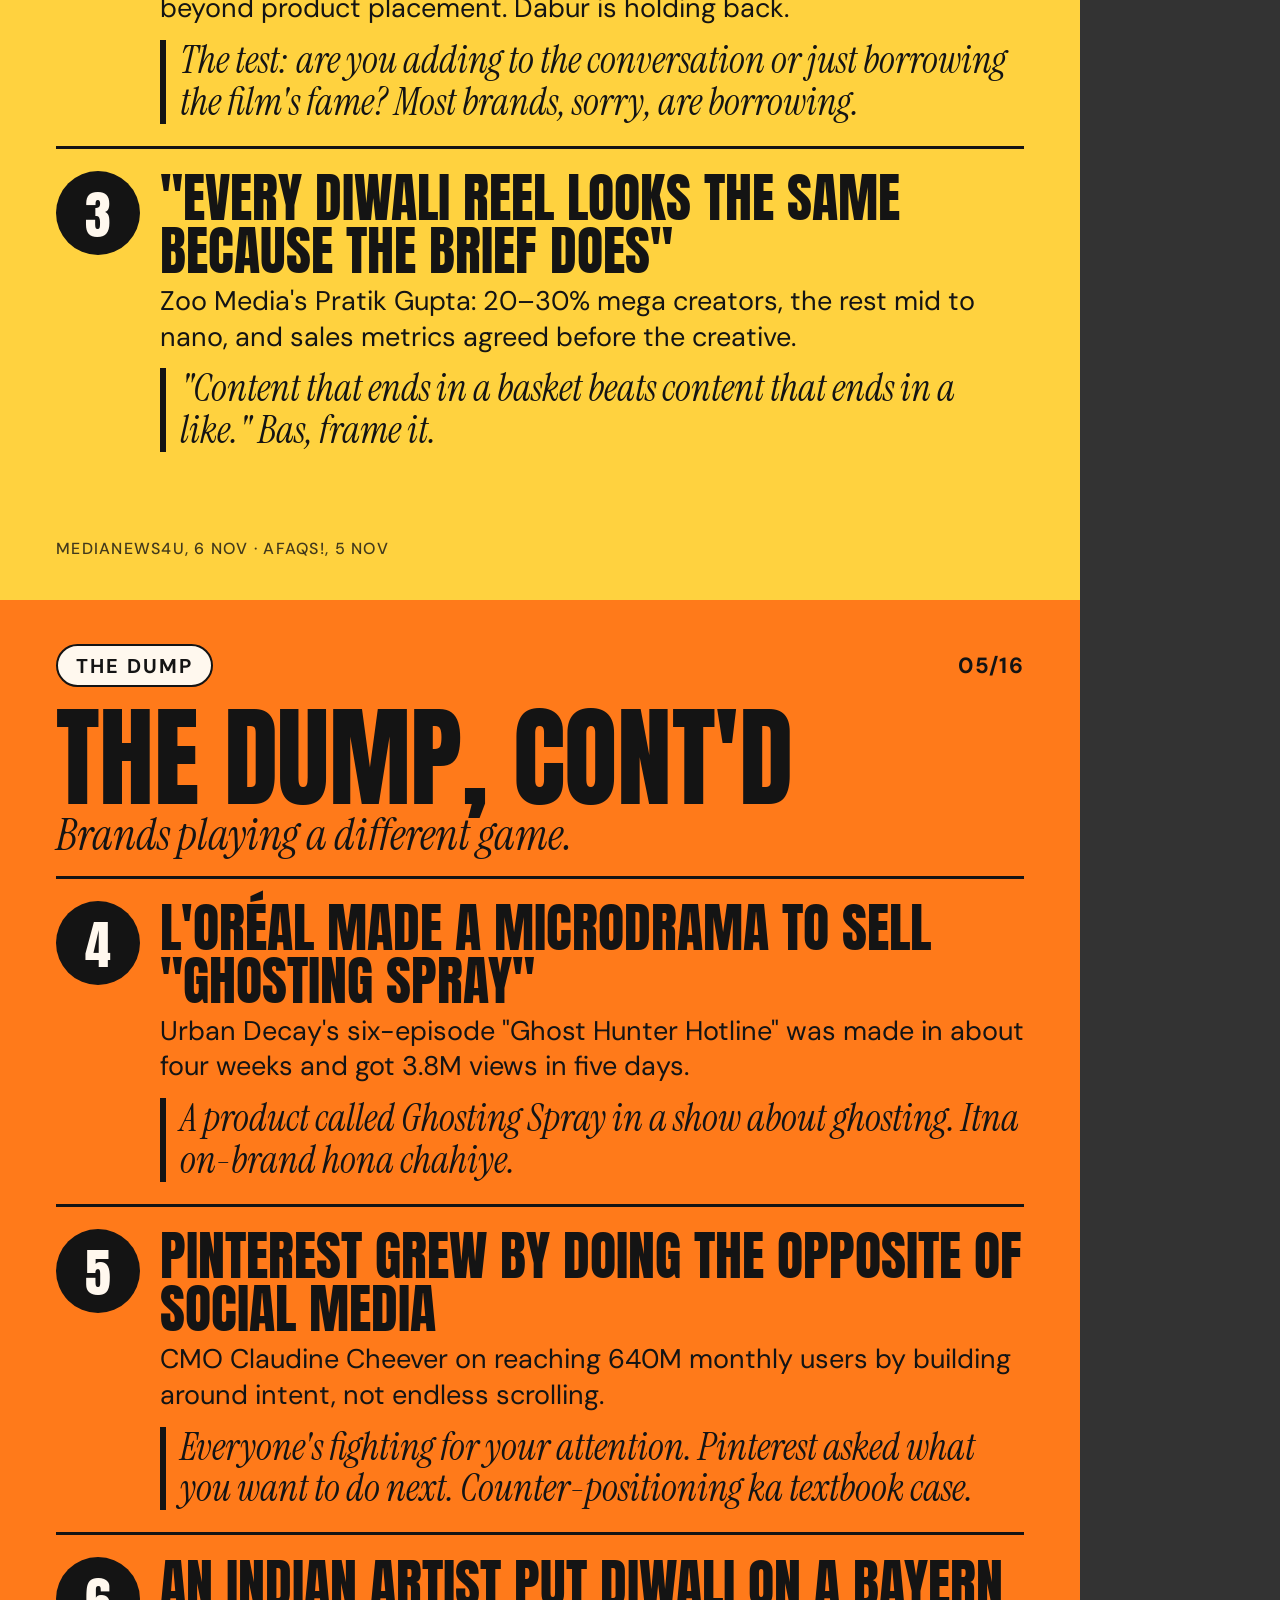
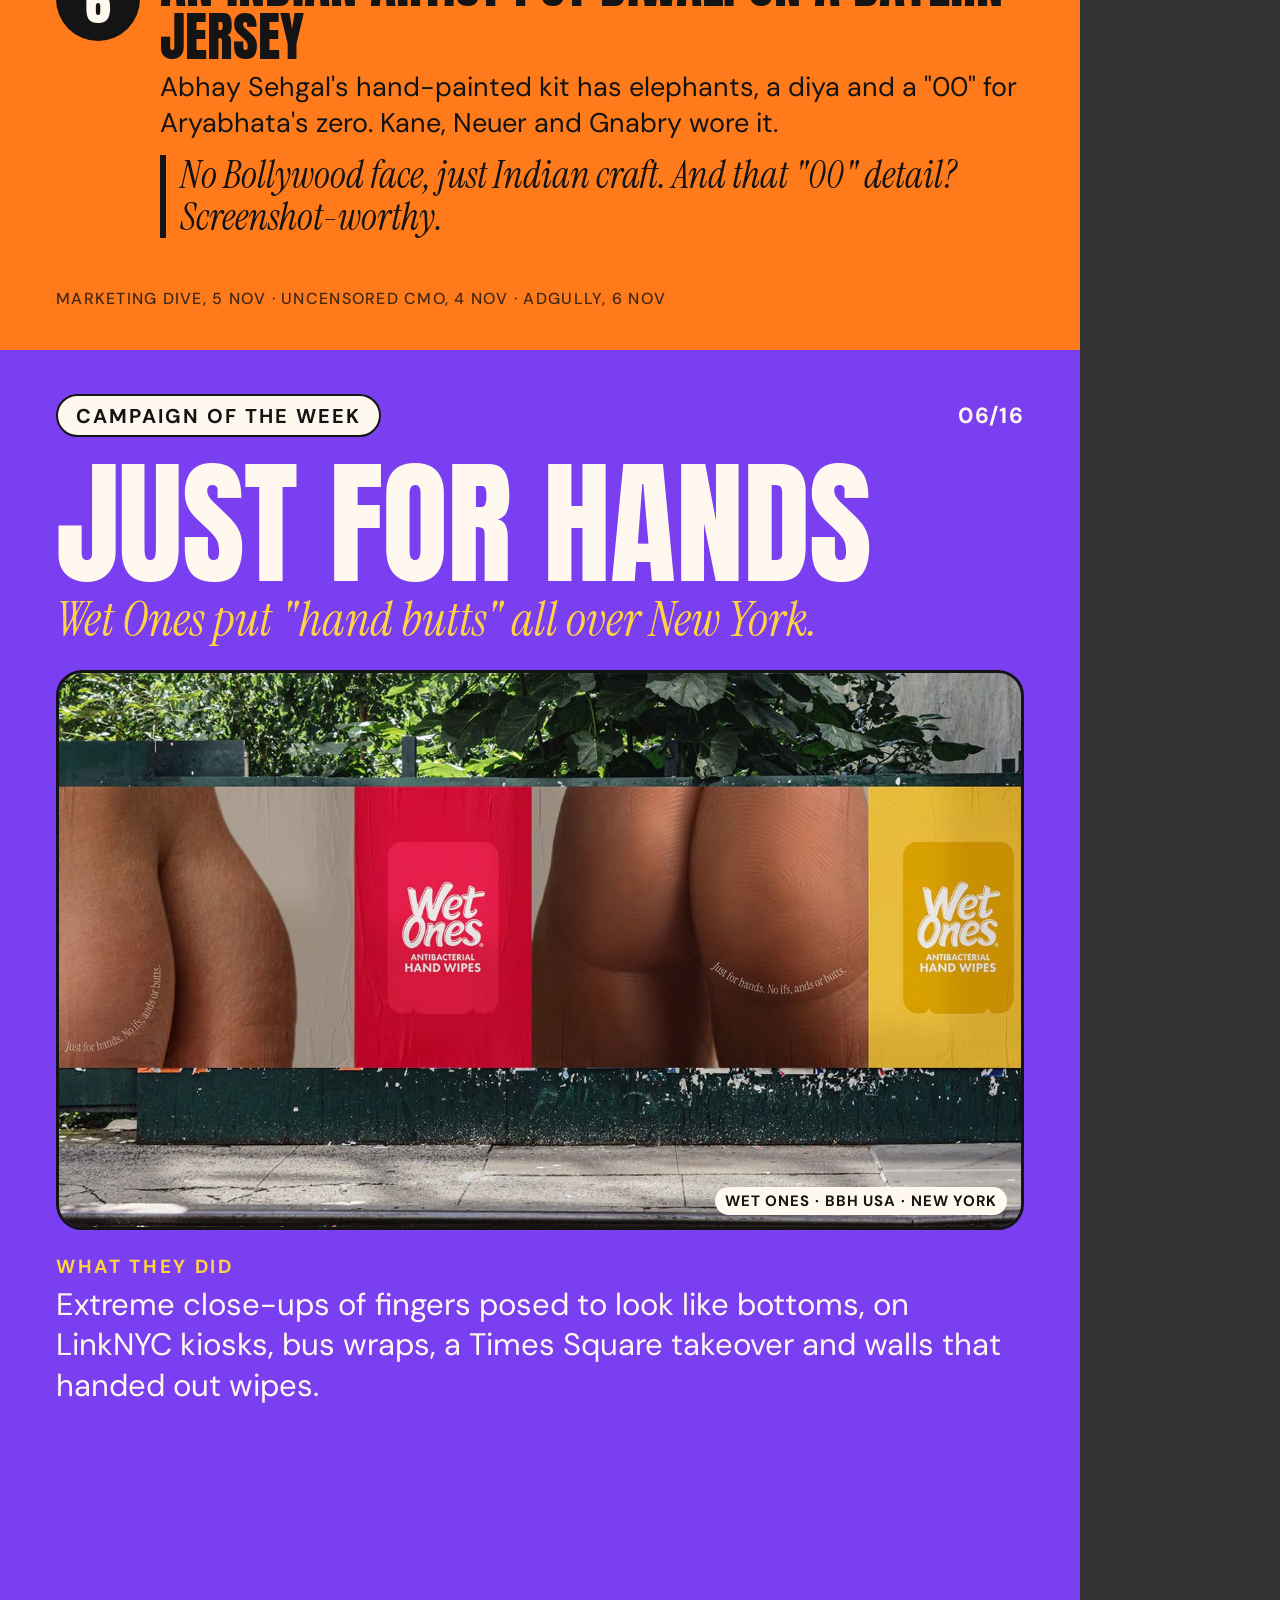
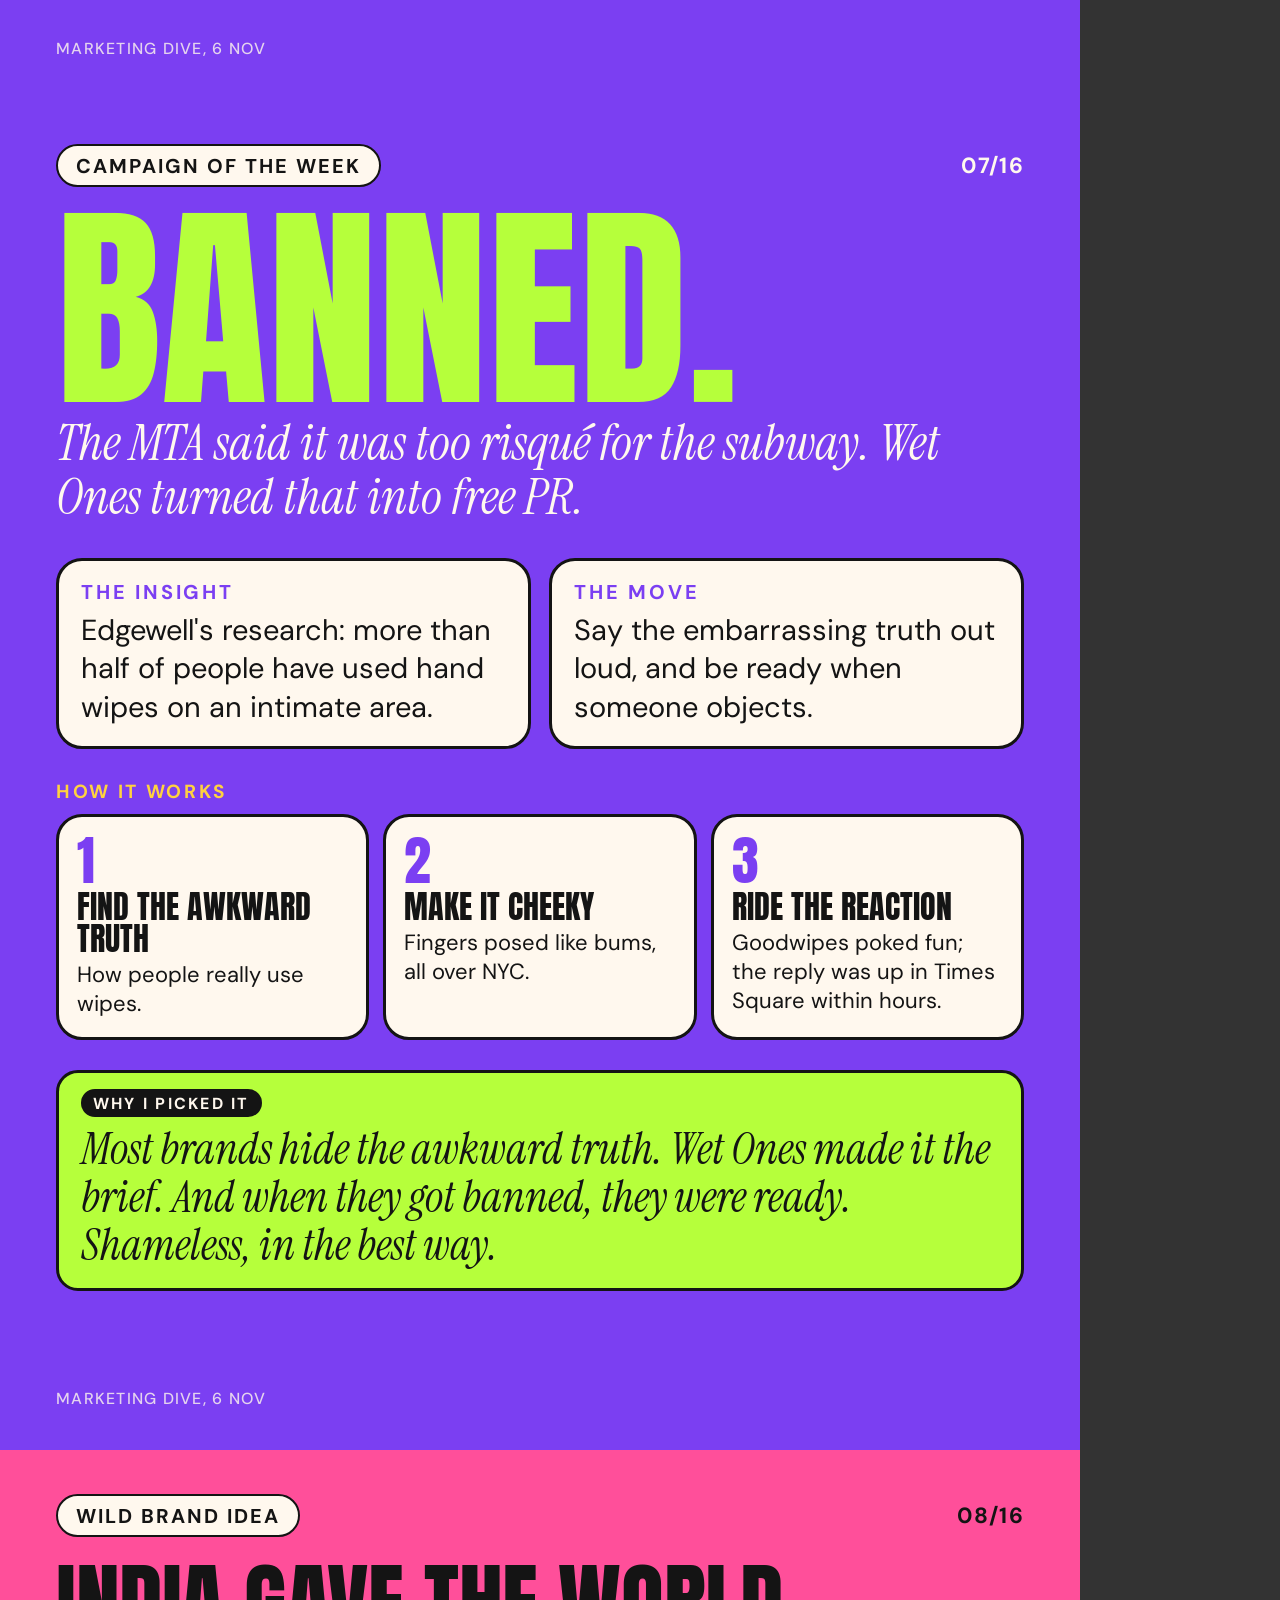
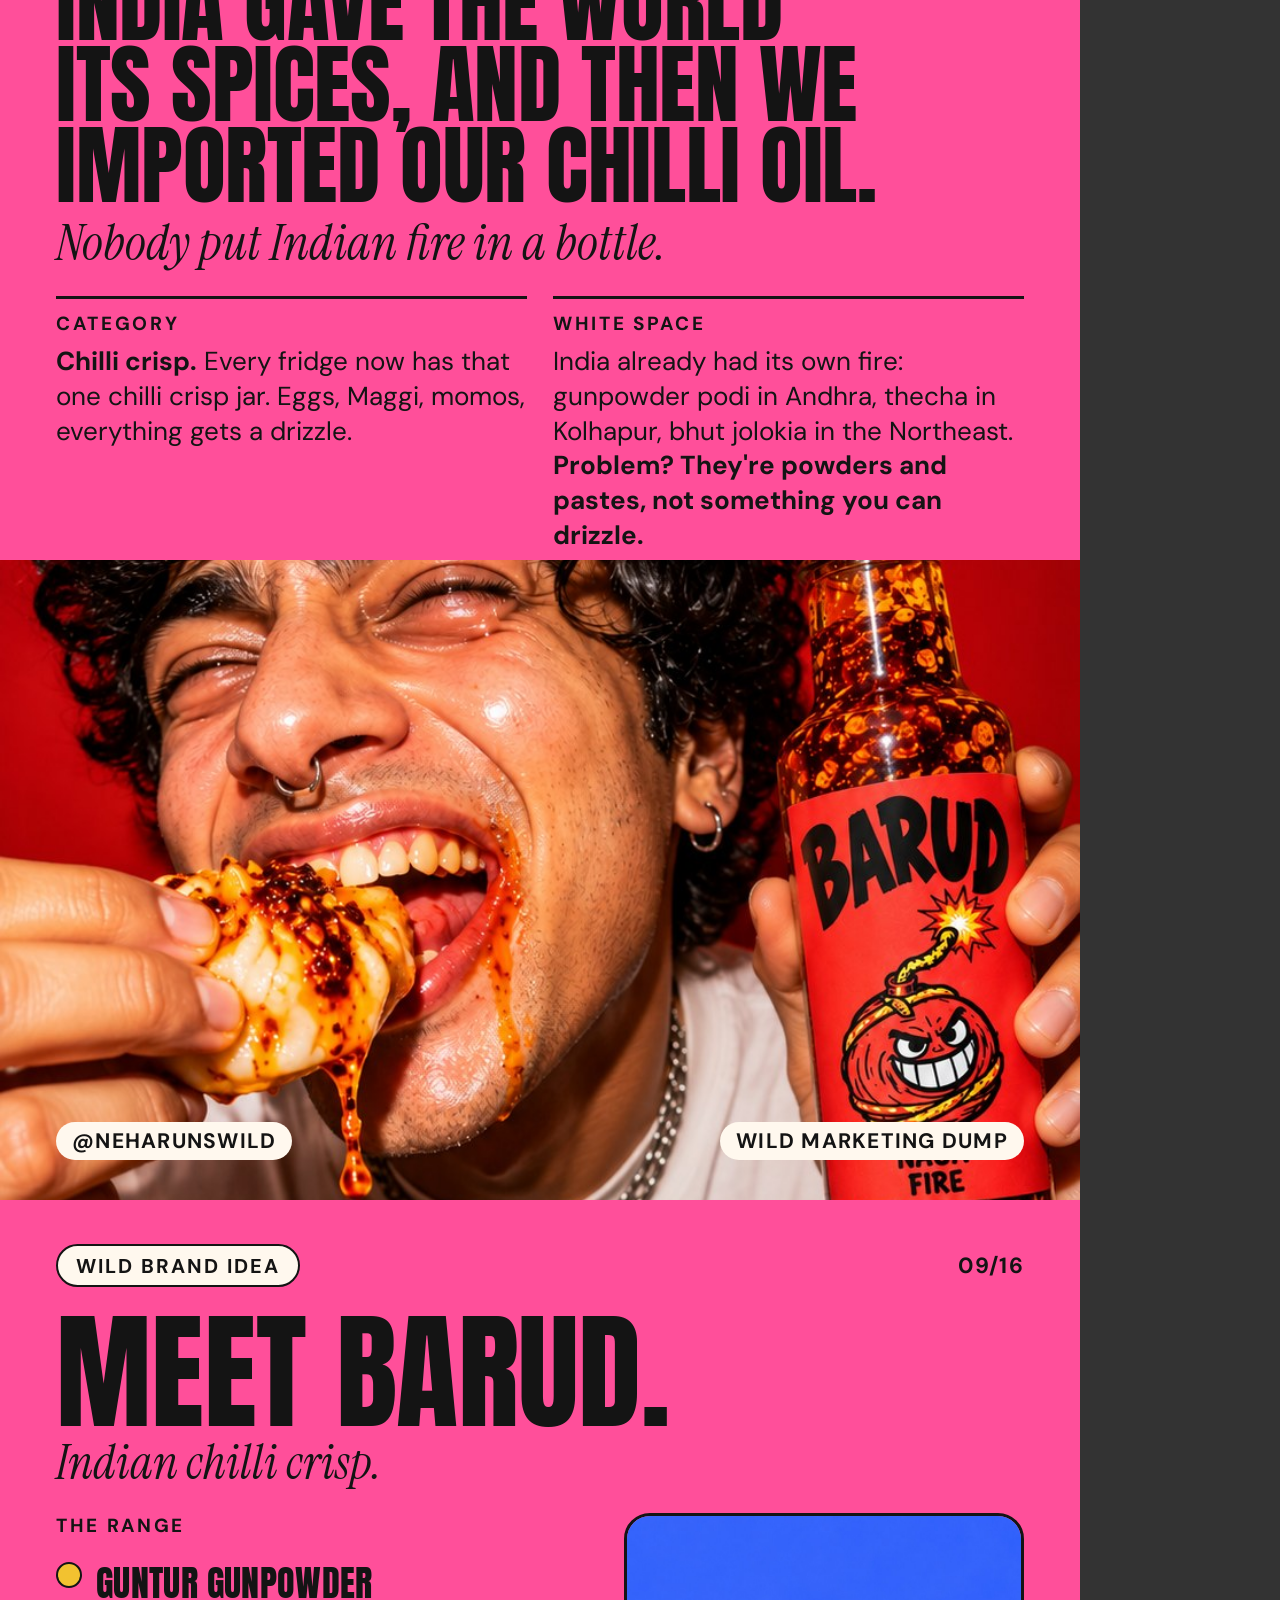
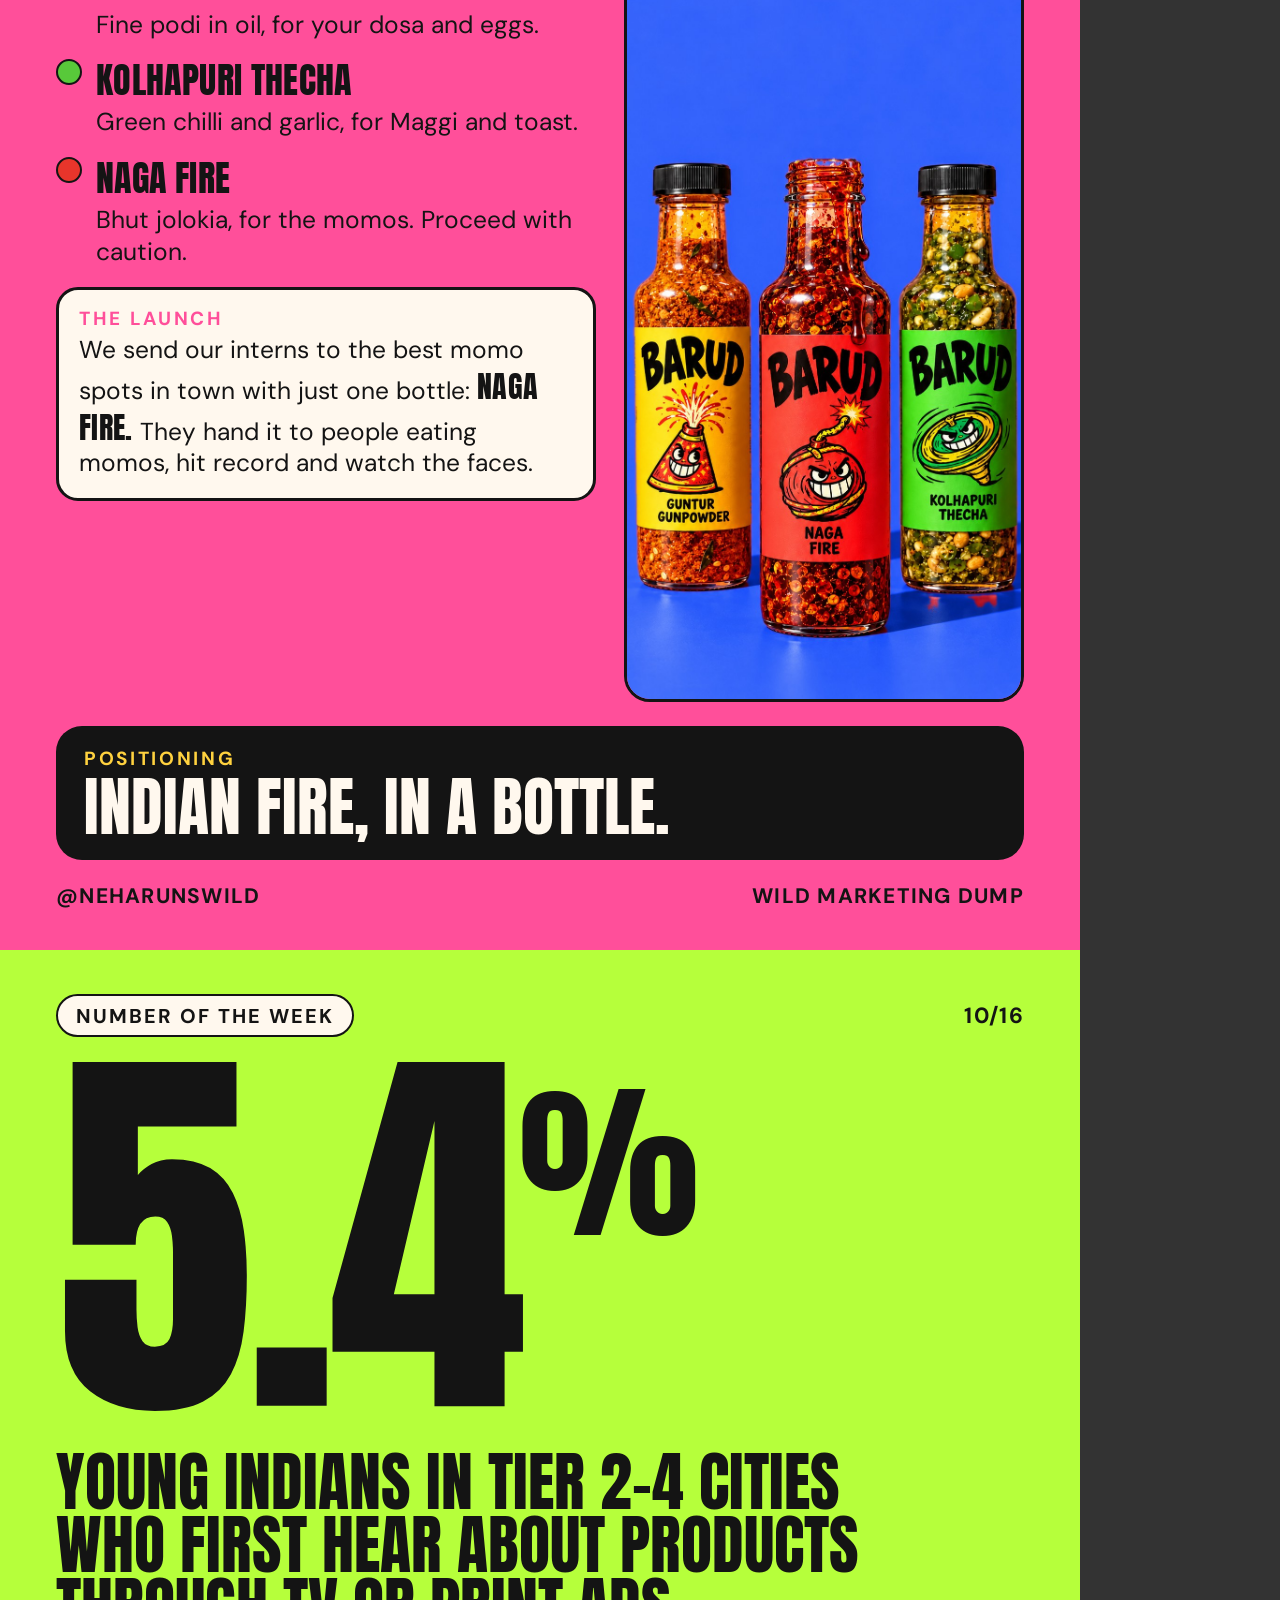
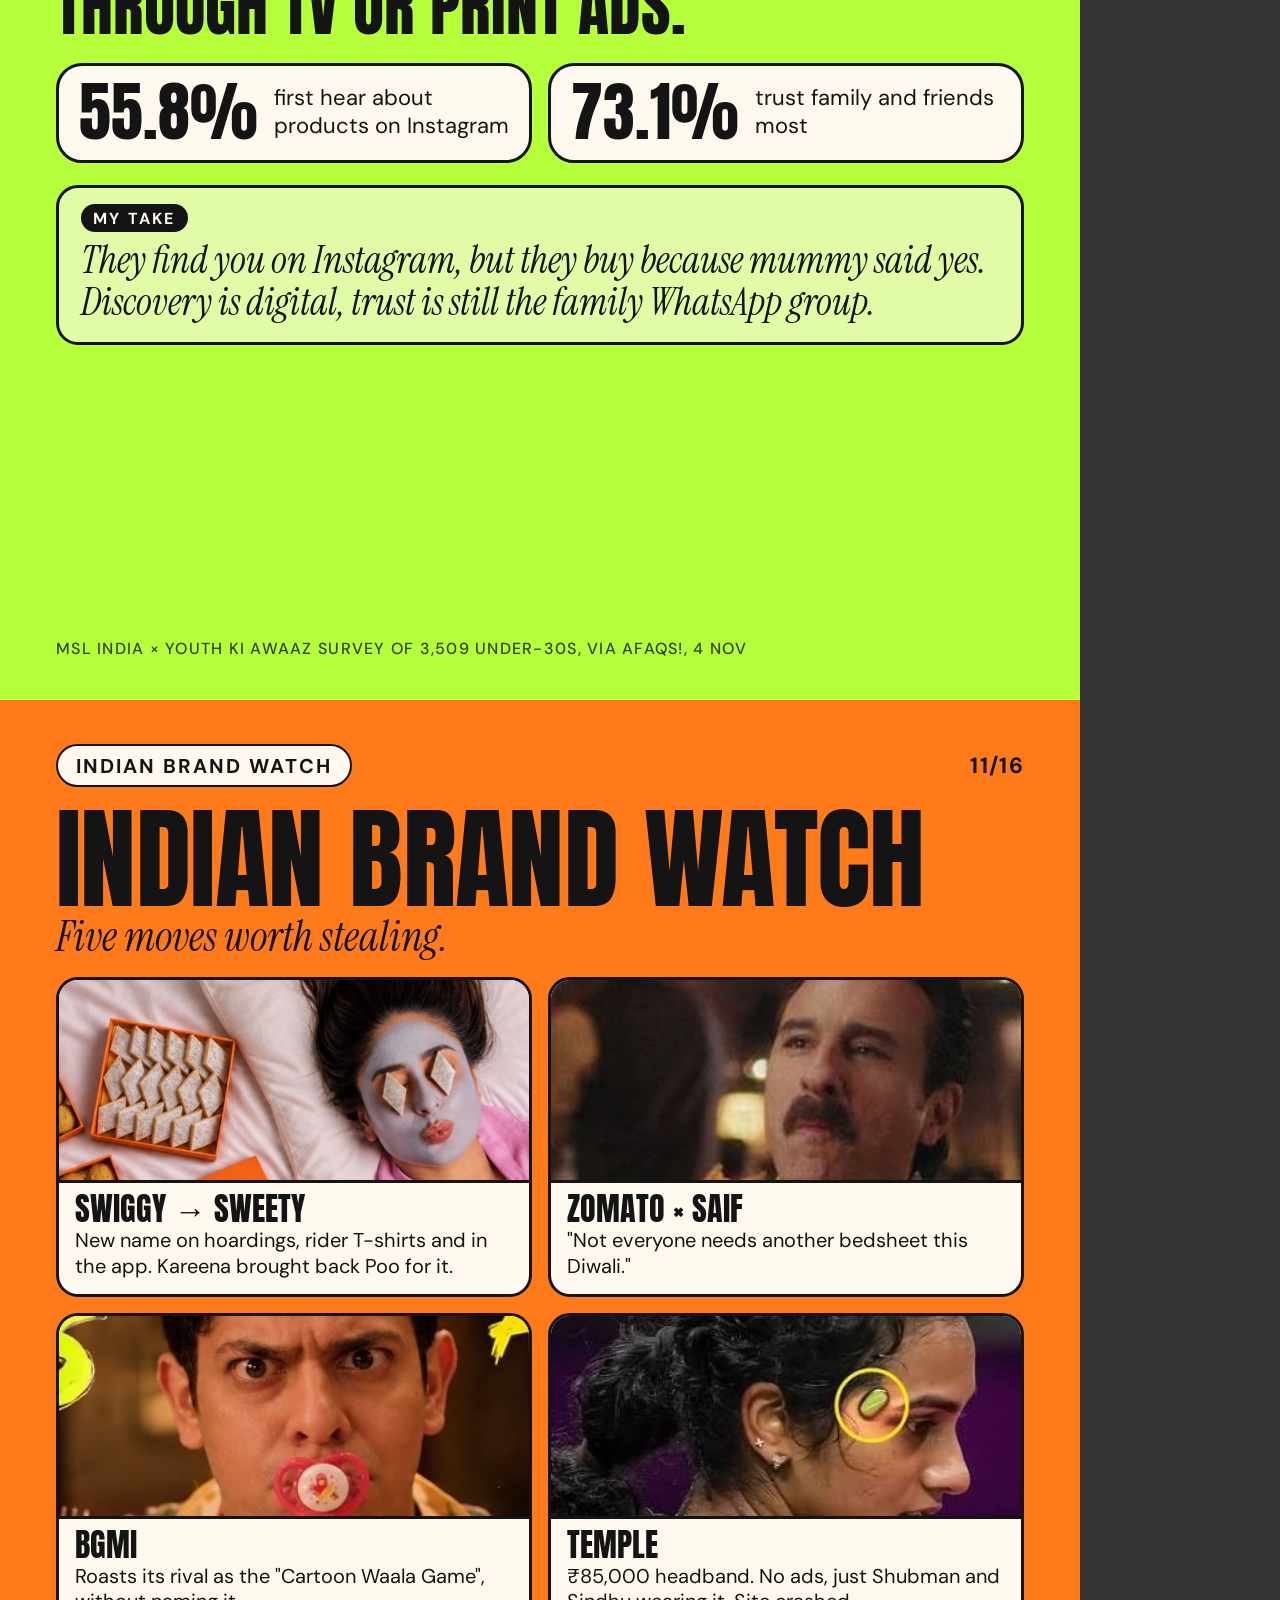
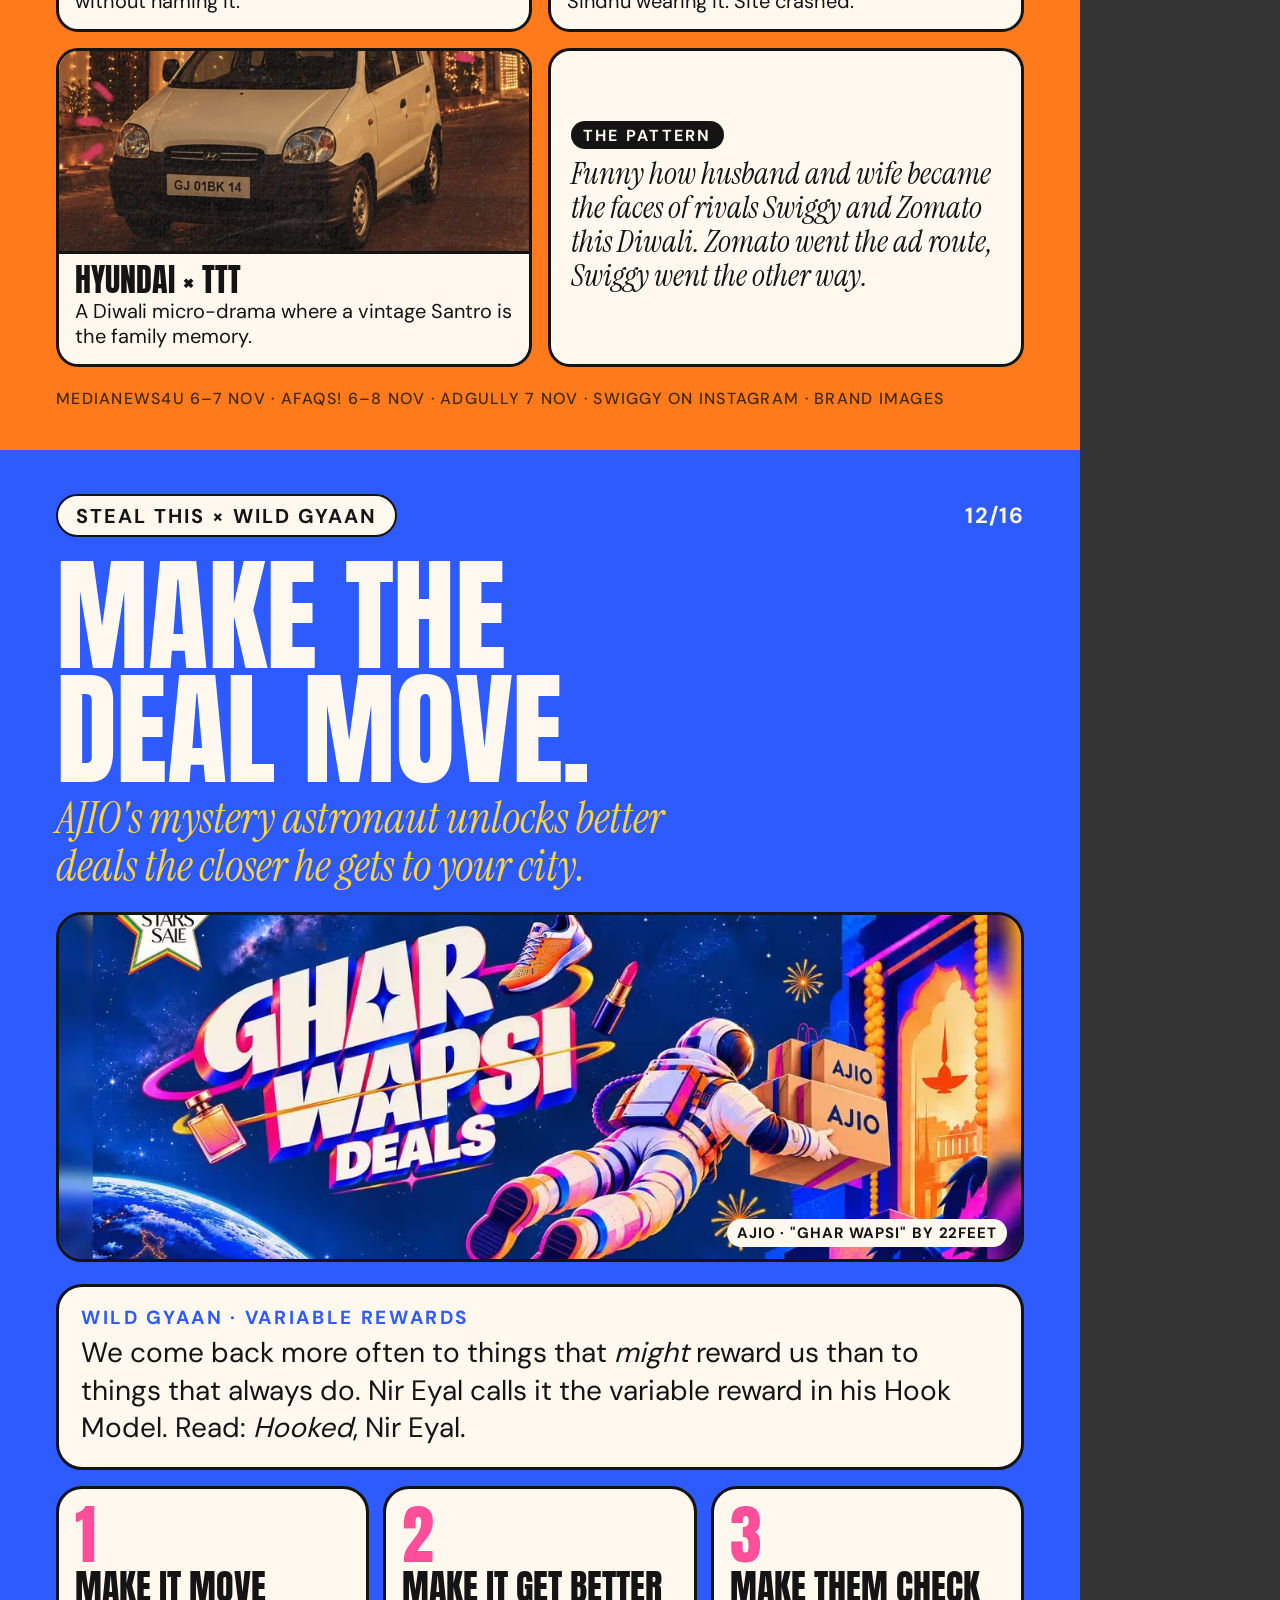
<file: issues/03.html>
<!doctype html>
<html lang="en">
<head>
<meta charset="utf-8">
<meta name="viewport" content="width=1080">
<title>Wild Marketing Dump · Issue 03</title>
<link rel="stylesheet" href="../fonts.css">
<link rel="stylesheet" href="../mag.css">
<style>html,body{margin:0;background:#333}@page{size:1080px 1350px;margin:0}
/* Issue 03 only */
.i03 .bigone .hl { font-size: 112px; }
.i03 .bigone .statwall b { color: var(--cobalt); font-size: 92px; }
.i03 .ftable td.led { font-size: 20px; }
.i03 .steal .gyaan p { font-size: 28px; }
.i03 .steal .steps3 h4 { font-size: 36px; }
.i03 .steal .steps3 p { font-size: 24px; }
.i03 .steal .steps3 b { font-size: 64px; }
</style>
</head>
<body>
<div class="issue i03" data-issue="03">

<!-- 01 COVER -->
<section class="sheet cover" aria-label="Cover">
  <div class="topbar"><span class="pill">Issue 03</span><span class="count">Week of 2–8 Nov 2026</span></div>
  <div class="mast">
    <span class="wild">The Wild</span>
    <span class="big">Marketing<br>Dump</span>
    <p class="tag">Last week in marketing. Unfiltered.</p>
  </div>
  <div class="lines">
    <div class="cl y"><h3>Old Monk got carded</h3><p>Not by the bouncer, by FSSAI.</p><span class="pg">p.3</span></div>
    <div class="cl g"><h3>Swiggy changed its name</h3><p>Your delivery bhaiya was literally called Sweety.</p><span class="pg">p.11</span></div>
    <div class="cl c"><h3>85% of Diwali cost under ₹1,000</h3><p>Kanjoos? No, smart.</p><span class="pg">p.4</span></div>
  </div>
  <div class="sticker" style="right:48px; top:96px; width:210px; height:210px"><b>₹0</b><span>not rum-flavoured</span></div>
  <div class="foot"><span>@neharunswild</span><span>Free · every Monday</span></div>
</section>

<!-- 02 CONTENTS -->
<section class="sheet contents" aria-label="Contents">
  <div class="topbar"><span class="pill">Inside</span><span class="count">02/16</span></div>
  <div class="pad" style="padding-top:24px">
    <h2 class="hl" style="font-size:130px">In this dump</h2>
    <nav class="toc toc16">
      <a><span class="n" style="background:var(--cobalt); color:var(--paper)">03</span><span><b>The Big One</b><span class="s">Old Monk can't call it rum</span></span><i>p.3</i></a>
      <a><span class="n" style="background:var(--yellow)">04</span><span><b>The Dump</b><span class="s">6 stories, 6 takes</span></span><i>p.4–5</i></a>
      <a><span class="n" style="background:var(--purple); color:var(--paper)">06</span><span><b>Campaign of the Week</b><span class="s">Wet Ones' "hand butts"</span></span><i>p.6–7</i></a>
      <a><span class="n" style="background:var(--pink)">08</span><span><b>Wild Brand Idea</b><span class="s">BARUD, Indian chilli crisp</span></span><i>p.8–9</i></a>
      <a><span class="n" style="background:var(--green)">10</span><span><b>Number of the Week</b><span class="s">5.4%</span></span><i>p.10</i></a>
      <a><span class="n" style="background:var(--orange)">11</span><span><b>Indian Brand Watch</b><span class="s">Sweety, Saif and a cartoon war</span></span><i>p.11</i></a>
      <a><span class="n" style="background:var(--cobalt); color:var(--paper)">12</span><span><b>Steal This × Wild Gyaan</b><span class="s">Variable rewards</span></span><i>p.12</i></a>
      <a><span class="n" style="background:var(--purple); color:var(--paper)">13</span><span><b>AI &amp; Marketing</b><span class="s">AI cats, Reddit search ads</span></span><i>p.13</i></a>
      <a><span class="n" style="background:var(--green)">14</span><span><b>Where Did the Money Go?</b><span class="s">$255M, and who got it</span></span><i>p.14</i></a>
      <a><span class="n" style="background:var(--yellow)">15</span><span><b>People Moves</b><span class="s">Who went where</span></span><i>p.15</i></a>
    </nav>
  </div>
  <div class="foot"><span>@neharunswild</span><span>Wild Marketing Dump</span></div>
</section>

<!-- 03 THE BIG ONE -->
<section class="sheet bigone on-dark" aria-label="The Big One">
  <div class="topbar"><span class="pill">The Big One</span><span class="count">03/16</span></div>
  <div class="pad" style="padding-top:24px">
    <h2 class="hl">Old Monk can't call it rum</h2>
    <p class="sub">FSSAI says some of it is "rum-flavoured spirit". McDowell's and Antiquity Blue got flagged too.</p>
  </div>
  <div class="pad" style="margin-top:22px">
    <div class="imgcard" style="height:250px"><img src="../img/03-oldmonk.jpg" alt="Bottles of McDowell's No. 1, Antiquity Blue and Old Monk stamped BANNED, next to a spilled glass" style="object-position:50% 45%"></div>
  </div>
  <div class="pad statwall" style="margin-top:16px">
    <div class="card"><b>&lt;5%</b><span>Matured rum in the Old Monk XXX labelled "7 Years Old Blended". The rest: unaged neutral spirit.</span></div>
    <div class="card"><b>₹350 cr</b><span>Excise revenue the maker says Maharashtra lost to the sales ban.</span></div>
  </div>
  <div class="pad" style="margin-top:20px">
    <p class="body" style="font-size:24px; line-height:1.28">FSSAI's August order stopped sale of select variants of Old Monk, McDowell's No. 1, Antiquity Blue, Royal Challenge and Bagpiper: flavouring that mimics rum in rum. On 5 Nov, Old Monk's maker dropped its Bombay HC plea and will relabel.</p>
  </div>
  <div class="pad" style="margin-top:20px">
    <div class="take hot"><span class="label">My take</span><p>Sixty-plus saal ki legacy, and the problem was one word on the label. Your brand story is only as strong as the claim you can prove, yaar.</p></div>
  </div>
  <div class="foot" style="padding-top:14px"><span class="src">Adgully, 5 Nov · Esquire India, 4 Aug · Deccan Herald</span></div>
</section>

<!-- 04 THE DUMP 1 -->
<section class="sheet dump" style="--bg:var(--yellow)" aria-label="The Dump, part 1">
  <div class="topbar"><span class="pill">The Dump</span><span class="count">04/16</span></div>
  <div class="pad" style="padding-top:20px">
    <h2 class="hl">The Dump</h2>
    <p class="sub" style="font-size:44px; margin:4px 0 16px">What happened, and what I think.</p>
    <div class="ditem"><span class="num">1</span><div><h3>Diwali shopping was small and fast</h3><p class="b">85% of festive orders were under ₹1,000. Quick commerce volumes grew 75%, D2C sites grew 30%, and Tier-3 cities placed 41% of orders.</p><p class="mt">India isn't buying less, it's buying smaller. If your cheapest SKU costs ₹1,500, you missed Diwali.</p></div></div>
    <div class="ditem"><span class="num">2</span><div><h3>Brands are building campaigns around Ramayana</h3><p class="b">Tribe Amrapali, Mangalmai, ITC Mangaldeep and UFO Moviez go beyond product placement. Dabur is holding back.</p><p class="mt">The test: are you adding to the conversation or just borrowing the film's fame? Most brands, sorry, are borrowing.</p></div></div>
    <div class="ditem"><span class="num">3</span><div><h3>"Every Diwali Reel looks the same because the brief does"</h3><p class="b">Zoo Media's Pratik Gupta: 20–30% mega creators, the rest mid to nano, and sales metrics agreed before the creative.</p><p class="mt">"Content that ends in a basket beats content that ends in a like." Bas, frame it.</p></div></div>
  </div>
  <div class="foot"><span class="src">MediaNews4U, 6 Nov · afaqs!, 5 Nov</span></div>
</section>

<!-- 05 THE DUMP 2 -->
<section class="sheet dump" style="--bg:var(--orange)" aria-label="The Dump, part 2">
  <div class="topbar"><span class="pill">The Dump</span><span class="count">05/16</span></div>
  <div class="pad" style="padding-top:20px">
    <h2 class="hl" style="font-size:110px">The Dump, cont'd</h2>
    <p class="sub" style="font-size:44px; margin:4px 0 16px">Brands playing a different game.</p>
    <div class="ditem"><span class="num">4</span><div><h3>L'Oréal made a microdrama to sell "Ghosting Spray"</h3><p class="b">Urban Decay's six-episode "Ghost Hunter Hotline" was made in about four weeks and got 3.8M views in five days.</p><p class="mt">A product called Ghosting Spray in a show about ghosting. Itna on-brand hona chahiye.</p></div></div>
    <div class="ditem"><span class="num">5</span><div><h3>Pinterest grew by doing the opposite of social media</h3><p class="b">CMO Claudine Cheever on reaching 640M monthly users by building around intent, not endless scrolling.</p><p class="mt">Everyone's fighting for your attention. Pinterest asked what you want to do next. Counter-positioning ka textbook case.</p></div></div>
    <div class="ditem"><span class="num">6</span><div><h3>An Indian artist put Diwali on a Bayern jersey</h3><p class="b">Abhay Sehgal's hand-painted kit has elephants, a diya and a "00" for Aryabhata's zero. Kane, Neuer and Gnabry wore it.</p><p class="mt">No Bollywood face, just Indian craft. And that "00" detail? Screenshot-worthy.</p></div></div>
  </div>
  <div class="foot"><span class="src">Marketing Dive, 5 Nov · Uncensored CMO, 4 Nov · Adgully, 6 Nov</span></div>
</section>

<!-- 06 CAMPAIGN 1 -->
<section class="sheet camp on-dark" aria-label="Campaign of the Week">
  <div class="topbar"><span class="pill">Campaign of the Week</span><span class="count">06/16</span></div>
  <div class="pad" style="padding-top:24px">
    <h2 class="hl" style="font-size:136px">Just For Hands</h2>
    <p class="sub">Wet Ones put "hand butts" all over New York.</p>
  </div>
  <div class="pad" style="margin-top:24px">
    <div class="imgcard" style="height:560px"><img src="../img/03-wetones.jpg" alt="Wet Ones street posters: close-ups of fingers posed to look like bottoms, between red and yellow Wet Ones panels" style="object-position:50% 50%"><span class="credit">Wet Ones · BBH USA · New York</span></div>
  </div>
  <div class="pad" style="margin-top:24px">
    <span class="label" style="color:var(--yellow)">What they did</span>
    <p class="body" style="margin-top:6px; font-size:29px; line-height:1.3">Extreme close-ups of fingers posed to look like bottoms, on LinkNYC kiosks, bus wraps, a Times Square takeover and walls that handed out wipes.</p>
  </div>
  <div class="foot"><span class="src">Marketing Dive, 6 Nov</span></div>
</section>

<!-- 07 CAMPAIGN 2 -->
<section class="sheet camp2 on-dark" aria-label="Campaign of the Week, why it works">
  <div class="topbar"><span class="pill">Campaign of the Week</span><span class="count">07/16</span></div>
  <div class="pad" style="padding-top:30px">
    <div class="bigword">Banned.<small>The MTA said it was too risqué for the subway. Wet Ones turned that into free PR.</small></div>
  </div>
  <div class="pad why" style="margin-top:34px">
    <div class="card"><span class="label">The insight</span><p>Edgewell's research: more than half of people have used hand wipes on an intimate area.</p></div>
    <div class="card"><span class="label">The move</span><p>Say the embarrassing truth out loud, and be ready when someone objects.</p></div>
  </div>
  <div class="pad" style="margin-top:30px">
    <span class="label" style="color:var(--yellow)">How it works</span>
    <div class="how" style="margin-top:10px">
      <div class="card"><b>1</b><h4>Find the awkward truth</h4><p>How people really use wipes.</p></div>
      <div class="card"><b>2</b><h4>Make it cheeky</h4><p>Fingers posed like bums, all over NYC.</p></div>
      <div class="card"><b>3</b><h4>Ride the reaction</h4><p>Goodwipes poked fun; the reply was up in Times Square within hours.</p></div>
    </div>
  </div>
  <div class="pad" style="margin-top:30px">
    <div class="take hot"><span class="label">Why I picked it</span><p>Most brands hide the awkward truth. Wet Ones made it the brief. And when they got banned, they were ready. Shameless, in the best way.</p></div>
  </div>
  <div class="foot"><span class="src">Marketing Dive, 6 Nov</span></div>
</section>

<!-- 08 WILD BRAND IDEA 1 -->
<section class="sheet idea" style="--bg:var(--pink)" aria-label="Wild Brand Idea: BARUD">
  <div class="topbar"><span class="pill">Wild Brand Idea</span><span class="count">08/16</span></div>
  <div class="head">
    <h2 class="hl" style="font-size:88px">India gave the world its spices, and then we imported our chilli oil.</h2>
    <p class="sub">Nobody put Indian fire in a bottle.</p>
  </div>
  <div class="facts">
    <div>
      <span class="label">Category</span>
      <p class="body"><b>Chilli crisp.</b> Every fridge now has that one chilli crisp jar. Eggs, Maggi, momos, everything gets a drizzle.</p>
    </div>
    <div>
      <span class="label">White space</span>
      <p class="body">India already had its own fire: gunpowder podi in Andhra, thecha in Kolhapur, bhut jolokia in the Northeast. <b>Problem? They're powders and pastes, not something you can drizzle.</b></p>
    </div>
  </div>
  <div class="photo" style="height:640px"><img src="../img/03-barud-naga.jpg" alt="A man with curly hair laughing through the heat as he bites a momo dripping with BARUD Naga Fire, holding the bottle" style="object-position:50% 38%"></div>
  <div class="foot" style="position:absolute; left:0; right:0; bottom:0"><span class="chip">@neharunswild</span><span class="chip">Wild Marketing Dump</span></div>
</section>

<!-- 09 WILD BRAND IDEA 2 -->
<section class="sheet idea2" style="--bg:var(--pink)" aria-label="Wild Brand Idea: BARUD range and positioning">
  <div class="topbar"><span class="pill">Wild Brand Idea</span><span class="count">09/16</span></div>
  <div class="head">
    <h2 class="hl">Meet BARUD.</h2>
    <p class="sub">Indian chilli crisp.</p>
  </div>
  <div class="split">
    <div class="col">
      <span class="label">The range</span>
      <div class="range">
        <div><i style="background:#F2C230"></i><span><b>Guntur Gunpowder</b><p>Fine podi in oil, for your dosa and eggs.</p></span></div>
        <div><i style="background:#58C93A"></i><span><b>Kolhapuri Thecha</b><p>Green chilli and garlic, for Maggi and toast.</p></span></div>
        <div><i style="background:#E8352B"></i><span><b>Naga Fire</b><p>Bhut jolokia, for the momos. Proceed with caution.</p></span></div>
      </div>
      <div class="launch">
        <span class="label">The launch</span>
        <p>We send our interns to the best momo spots in town with just one bottle: <b>Naga Fire.</b> They hand it to people eating momos, hit record and watch the faces.</p>
      </div>
    </div>
    <div class="tall"><img src="../img/03-barud-range.jpg" alt="Three BARUD bottles on blue: Guntur Gunpowder, Naga Fire and Kolhapuri Thecha" style="object-position:50% 72%"></div>
  </div>
  <div class="posband">
    <span class="label">Positioning</span>
    <h3>Indian fire, in a bottle.</h3>
  </div>
  <div class="foot"><span>@neharunswild</span><span>Wild Marketing Dump</span></div>
</section>

<!-- 10 NUMBER -->
<section class="sheet num-page" aria-label="Number of the Week">
  <div class="topbar"><span class="pill">Number of the Week</span><span class="count">10/16</span></div>
  <div class="pad" style="padding-top:20px">
    <div class="giant" style="font-size:400px">5.4<sup style="font-size:170px">%</sup></div>
    <p class="numline" style="margin-top:34px">Young Indians in Tier 2–4 cities who first hear about products through TV or print ads.</p>
  </div>
  <div class="pad minis" style="margin-top:24px">
    <div class="card"><b>55.8%</b><span>first hear about products on Instagram</span></div>
    <div class="card"><b>73.1%</b><span>trust family and friends most</span></div>
  </div>
  <div class="pad" style="margin-top:22px">
    <div class="take"><span class="label">My take</span><p>They find you on Instagram, but they buy because mummy said yes. Discovery is digital, trust is still the family WhatsApp group.</p></div>
  </div>
  <div class="foot"><span class="src">MSL India × Youth Ki Awaaz survey of 3,509 under-30s, via afaqs!, 4 Nov</span></div>
</section>

<!-- 11 BRAND WATCH -->
<section class="sheet watch" style="--bg:var(--orange)" aria-label="Indian Brand Watch">
  <div class="topbar"><span class="pill">Indian Brand Watch</span><span class="count">11/16</span></div>
  <div class="pad" style="padding-top:20px">
    <h2 class="hl">Indian Brand Watch</h2>
    <p class="sub" style="font-size:42px; margin:4px 0 18px">Five moves worth stealing.</p>
    <div class="tiles">
      <div class="tile"><div class="im"><img src="../img/03-swiggy.jpg" alt="Kareena Kapoor Khan in a face mask with kaju katli on her eyes, next to boxes of Sweety mithai"></div><div class="cap"><b>Swiggy → Sweety</b><p>New name on hoardings, rider T-shirts and in the app. Kareena brought back Poo for it.</p></div></div>
      <div class="tile"><div class="im"><img src="../img/03-zomato.jpg" alt="Saif Ali Khan in a festive jacket biting into a snack"></div><div class="cap"><b>Zomato × Saif</b><p>"Not everyone needs another bedsheet this Diwali."</p></div></div>
      <div class="tile"><div class="im"><img src="../img/03-bgmi.jpg" alt="Anuj Gupta at a dinner table in a bib with a pacifier in his mouth"></div><div class="cap"><b>BGMI</b><p>Roasts its rival as the "Cartoon Waala Game", without naming it.</p></div></div>
      <div class="tile"><div class="im"><img src="../img/03-temple.jpg" alt="PV Sindhu wearing the Temple device on the side of her forehead"></div><div class="cap"><b>Temple</b><p>₹85,000 headband. No ads, just Shubman and Sindhu wearing it. Site crashed.</p></div></div>
      <div class="tile"><div class="im"><img src="../img/03-hyundai.jpg" alt="A vintage white Hyundai Santro on a street lit with Diwali lights"></div><div class="cap"><b>Hyundai × TTT</b><p>A Diwali micro-drama where a vintage Santro is the family memory.</p></div></div>
      <div class="tile takebox said"><span class="label">The pattern</span><p>Funny how husband and wife became the faces of rivals Swiggy and Zomato this Diwali. Zomato went the ad route, Swiggy went the other way.</p></div>
    </div>
  </div>
  <div class="foot" style="padding-top:16px"><span class="src">MediaNews4U 6–7 Nov · afaqs! 6–8 Nov · Adgully 7 Nov · Swiggy on Instagram · brand images</span></div>
</section>

<!-- 12 STEAL THIS x WILD GYAAN -->
<section class="sheet steal on-dark" aria-label="Steal This and Wild Gyaan">
  <div class="topbar"><span class="pill">Steal This × Wild Gyaan</span><span class="count">12/16</span></div>
  <div class="pad" style="padding-top:22px">
    <h2 class="hl">Make the deal move.</h2>
    <p class="sub">AJIO's mystery astronaut unlocks better deals the closer he gets to your city.</p>
  </div>
  <div class="pad" style="margin-top:22px">
    <div class="imgcard" style="height:350px"><img src="../img/03-ajio.jpg" alt="AJIO Ghar Wapsi Deals key art: an astronaut flying above Earth carrying AJIO boxes" style="object-position:50% 50%"><span class="credit">AJIO · "Ghar Wapsi" by 22feet</span></div>
  </div>
  <div class="pad" style="margin-top:22px">
    <div class="card gyaan"><span class="label">Wild Gyaan · Variable rewards</span><p>We come back more often to things that <i>might</i> reward us than to things that always do. Nir Eyal calls it the variable reward in his Hook Model. Read: <i>Hooked</i>, Nir Eyal.</p></div>
  </div>
  <div class="pad steps3" style="margin-top:16px">
    <div class="card"><b>1</b><h4>Make it move</h4><p>Give people a target to track.</p></div>
    <div class="card"><b>2</b><h4>Make it get better</h4><p>The closer he gets, the better the deal.</p></div>
    <div class="card"><b>3</b><h4>Make them check</h4><p>A reason to open the app again.</p></div>
  </div>
  <div class="foot" style="padding-top:16px"><span class="src">Adgully, 7 Nov · Nir Eyal</span></div>
</section>

<!-- 13 AI & MARKETING -->
<section class="sheet ai on-dark" aria-label="AI and Marketing">
  <div class="topbar"><span class="pill">AI &amp; Marketing</span><span class="count">13/16</span></div>
  <div class="pad" style="padding-top:22px">
    <h2 class="hl">AI &amp; Marketing</h2>
    <p class="sub" style="margin-bottom:20px">What the machines did to marketing this week.</p>
    <div class="ditem"><span class="num">1</span><div><h3>Fresh Step made TV ads with AI talking cats</h3><p class="b">Clorox's cat litter brand went from brief to three 15-second spots in 30 days, at about a tenth of the usual cost. AI was used to test concepts before production.</p><p class="mt">Cheap is the headline, but the real story is testing the idea before making it. Strategists, ab bahaana khatam.</p></div></div>
    <div class="ditem"><span class="num">2</span><div><h3>Reddit is testing search ads</h3><p class="b">AI chatbot traffic "has started to dry up": search referrals fell by more than 1 million a week in October. 72% of users come looking for information.</p><p class="mt">Everyone wants to keep your search inside their own app now. Where people talk about you matters as much as where you advertise.</p></div></div>
  </div>
  <div class="foot"><span class="src">Marketing Dive, 5 Nov</span></div>
</section>

<!-- 14 MONEY -->
<section class="sheet money" aria-label="Where Did the Money Go?">
  <div class="topbar"><span class="pill">Where Did the Money Go?</span><span class="count">14/16</span></div>
  <div class="pad" style="padding-top:22px">
    <h2 class="hl">Where did the money go?</h2>
    <div class="total"><b>$255M</b><span>raised by Indian startups across 20 deals, 2–6 Nov. GIVA took most of it.</span></div>
  </div>
  <div class="pad" style="margin-top:22px">
    <table class="ftable">
      <thead><tr><th>Brand</th><th>What it sells</th><th>Raised</th><th>Led by</th></tr></thead>
      <tbody>
        <tr><td>GIVA</td><td>Silver, gold and lab-grown diamond jewellery</td><td class="amt">₹975 cr</td><td class="led">Multiples</td></tr>
        <tr><td>EloElo</td><td>Consumer AI and entertainment</td><td class="amt">$80M</td><td class="led">NBCUniversal, Hornbill Capital</td></tr>
        <tr><td>Croffle Guys</td><td>QSR (croffles)</td><td class="amt">$1.4M</td><td class="led">V3 Ventures</td></tr>
        <tr><td>Solgram</td><td>Quick commerce consumer services</td><td class="amt">$1M</td><td class="led">DSG Consumer Partners, Saama</td></tr>
        <tr><td>Hyeglo</td><td>D2C beauty</td><td class="amt">$744K</td><td class="led">Sauce</td></tr>
      </tbody>
    </table>
  </div>
  <div class="pad" style="margin-top:24px">
    <div class="take hot"><span class="label">My take</span><p>The biggest D2C cheque of the week went to a brand that wants to stop being D2C. GIVA wants 75–80% of sales from stores. Online gets you famous, offline gets you profitable.</p></div>
  </div>
  <div class="foot"><span class="src">Inc42, 3 &amp; 7 Nov</span></div>
</section>

<!-- 15 PEOPLE MOVES -->
<section class="sheet people" aria-label="People Moves">
  <div class="topbar"><span class="pill">People Moves</span><span class="count">15/16</span></div>
  <div class="pad" style="padding-top:22px">
    <h2 class="hl">People moves</h2>
    <p class="sub" style="margin-bottom:24px">Who went where this week.</p>
    <div class="moves">
      <div class="move"><span class="ini" style="background:var(--orange)">McD</span><div><span class="co">McDonald's USA</span><h4>Alyssa Buetikofer leaves as CMO</h4><p>Out on 18 Dec after 15 years. Morgan Flatley is interim chief creative officer, Charlie Newberger interim US chief marketing and commercial officer.</p></div></div>
      <div class="move"><span class="ini" style="background:var(--pink)">T</span><div><span class="co">Titan</span><h4>Noel Tata retires as Vice-Chairman</h4><p>On 12 Nov, his 70th birthday, under Tata Group age rules. He stays Chairman of Tata Trusts.</p></div></div>
      <div class="move"><span class="ini" style="background:var(--cobalt); color:var(--paper)">ON</span><div><span class="co">Old Navy</span><h4>Michael Francis → CEO</h4><p>Started on 2 Nov. The "Jingle Jet" holiday campaign with Alan Cumming and Paris Hilton is his first.</p></div></div>
    </div>
  </div>
  <div class="foot"><span class="src">Marketing Dive, 5 Nov · Adgully, 6 Nov</span></div>
</section>

<!-- 16 BACK -->
<section class="sheet back" aria-label="Back page">
  <div class="topbar"><span class="pill">Back page</span><span class="count">16/16</span></div>
  <div class="pad" style="padding-top:20px">
    <h2 class="hl">That's the dump.</h2>
    <p class="sub">See you next Monday.</p>
  </div>
  <div class="pad notices" style="margin-top:30px">
    <div class="notice wide" style="background:var(--yellow)"><h4>Marketing weather</h4>
      <div class="weather">
        <div><b>↑</b><em>Rising</em><span>Brands that roast</span></div>
        <div><b>↓</b><em>Cooling</em><span>Bedsheet hampers</span></div>
        <div><b>!!</b><em>Stormy</em><span>Label claims</span></div>
      </div>
    </div>
    <div class="notice wide" style="background:var(--ink); color:var(--paper)"><h4 style="color:var(--yellow)">Follow @neharunswild</h4><p class="followline">Wild Brand Ideas &amp; Stories for you!</p></div>
  </div>
  <div class="foot"><span>Curated by Neha Gulati</span><span>Wild Marketing Dump</span></div>
</section>

</div>
</body>
</html>
</file>
<file: fonts.css>
@font-face {
  font-family: 'Anton';
  font-style: normal;
  font-display: swap;
  font-weight: 400;
  src: url(fonts/anton-latin-ext-400-normal.woff2) format('woff2');
  unicode-range: U+0100-02BA,U+02BD-02C5,U+02C7-02CC,U+02CE-02D7,U+02DD-02FF,U+0304,U+0308,U+0329,U+1D00-1DBF,U+1E00-1E9F,U+1EF2-1EFF,U+2020,U+20A0-20AB,U+20AD-20C0,U+2113,U+2C60-2C7F,U+A720-A7FF;
}
@font-face {
  font-family: 'Anton';
  font-style: normal;
  font-display: swap;
  font-weight: 400;
  src: url(fonts/anton-latin-400-normal.woff2) format('woff2');
  unicode-range: U+0000-00FF,U+0131,U+0152-0153,U+02BB-02BC,U+02C6,U+02DA,U+02DC,U+0304,U+0308,U+0329,U+2000-206F,U+20AC,U+2122,U+2191,U+2193,U+2212,U+2215,U+FEFF,U+FFFD;
}
@font-face {
  font-family: 'Instrument Serif';
  font-style: normal;
  font-display: swap;
  font-weight: 400;
  src: url(fonts/instrument-serif-latin-ext-400-normal.woff2) format('woff2');
  unicode-range: U+0100-02BA,U+02BD-02C5,U+02C7-02CC,U+02CE-02D7,U+02DD-02FF,U+0304,U+0308,U+0329,U+1D00-1DBF,U+1E00-1E9F,U+1EF2-1EFF,U+2020,U+20A0-20AB,U+20AD-20C0,U+2113,U+2C60-2C7F,U+A720-A7FF;
}
@font-face {
  font-family: 'Instrument Serif';
  font-style: normal;
  font-display: swap;
  font-weight: 400;
  src: url(fonts/instrument-serif-latin-400-normal.woff2) format('woff2');
  unicode-range: U+0000-00FF,U+0131,U+0152-0153,U+02BB-02BC,U+02C6,U+02DA,U+02DC,U+0304,U+0308,U+0329,U+2000-206F,U+20AC,U+2122,U+2191,U+2193,U+2212,U+2215,U+FEFF,U+FFFD;
}
@font-face {
  font-family: 'Instrument Serif';
  font-style: italic;
  font-display: swap;
  font-weight: 400;
  src: url(fonts/instrument-serif-latin-ext-400-italic.woff2) format('woff2');
  unicode-range: U+0100-02BA,U+02BD-02C5,U+02C7-02CC,U+02CE-02D7,U+02DD-02FF,U+0304,U+0308,U+0329,U+1D00-1DBF,U+1E00-1E9F,U+1EF2-1EFF,U+2020,U+20A0-20AB,U+20AD-20C0,U+2113,U+2C60-2C7F,U+A720-A7FF;
}
@font-face {
  font-family: 'Instrument Serif';
  font-style: italic;
  font-display: swap;
  font-weight: 400;
  src: url(fonts/instrument-serif-latin-400-italic.woff2) format('woff2');
  unicode-range: U+0000-00FF,U+0131,U+0152-0153,U+02BB-02BC,U+02C6,U+02DA,U+02DC,U+0304,U+0308,U+0329,U+2000-206F,U+20AC,U+2122,U+2191,U+2193,U+2212,U+2215,U+FEFF,U+FFFD;
}
@font-face {
  font-family: 'DM Sans';
  font-style: normal;
  font-display: swap;
  font-weight: 400;
  src: url(fonts/dm-sans-latin-ext-400-normal.woff2) format('woff2');
  unicode-range: U+0100-02BA,U+02BD-02C5,U+02C7-02CC,U+02CE-02D7,U+02DD-02FF,U+0304,U+0308,U+0329,U+1D00-1DBF,U+1E00-1E9F,U+1EF2-1EFF,U+2020,U+20A0-20AB,U+20AD-20C0,U+2113,U+2C60-2C7F,U+A720-A7FF;
}
@font-face {
  font-family: 'DM Sans';
  font-style: normal;
  font-display: swap;
  font-weight: 400;
  src: url(fonts/dm-sans-latin-400-normal.woff2) format('woff2');
  unicode-range: U+0000-00FF,U+0131,U+0152-0153,U+02BB-02BC,U+02C6,U+02DA,U+02DC,U+0304,U+0308,U+0329,U+2000-206F,U+20AC,U+2122,U+2191,U+2193,U+2212,U+2215,U+FEFF,U+FFFD;
}
@font-face {
  font-family: 'DM Sans';
  font-style: normal;
  font-display: swap;
  font-weight: 500;
  src: url(fonts/dm-sans-latin-ext-500-normal.woff2) format('woff2');
  unicode-range: U+0100-02BA,U+02BD-02C5,U+02C7-02CC,U+02CE-02D7,U+02DD-02FF,U+0304,U+0308,U+0329,U+1D00-1DBF,U+1E00-1E9F,U+1EF2-1EFF,U+2020,U+20A0-20AB,U+20AD-20C0,U+2113,U+2C60-2C7F,U+A720-A7FF;
}
@font-face {
  font-family: 'DM Sans';
  font-style: normal;
  font-display: swap;
  font-weight: 500;
  src: url(fonts/dm-sans-latin-500-normal.woff2) format('woff2');
  unicode-range: U+0000-00FF,U+0131,U+0152-0153,U+02BB-02BC,U+02C6,U+02DA,U+02DC,U+0304,U+0308,U+0329,U+2000-206F,U+20AC,U+2122,U+2191,U+2193,U+2212,U+2215,U+FEFF,U+FFFD;
}
@font-face {
  font-family: 'DM Sans';
  font-style: normal;
  font-display: swap;
  font-weight: 700;
  src: url(fonts/dm-sans-latin-ext-700-normal.woff2) format('woff2');
  unicode-range: U+0100-02BA,U+02BD-02C5,U+02C7-02CC,U+02CE-02D7,U+02DD-02FF,U+0304,U+0308,U+0329,U+1D00-1DBF,U+1E00-1E9F,U+1EF2-1EFF,U+2020,U+20A0-20AB,U+20AD-20C0,U+2113,U+2C60-2C7F,U+A720-A7FF;
}
@font-face {
  font-family: 'DM Sans';
  font-style: normal;
  font-display: swap;
  font-weight: 700;
  src: url(fonts/dm-sans-latin-700-normal.woff2) format('woff2');
  unicode-range: U+0000-00FF,U+0131,U+0152-0153,U+02BB-02BC,U+02C6,U+02DA,U+02DC,U+0304,U+0308,U+0329,U+2000-206F,U+20AC,U+2122,U+2191,U+2193,U+2212,U+2215,U+FEFF,U+FFFD;
}
</file>
<file: mag.css>
/* Wild Marketing Dump — magazine sheets, 1080 x 1350 */
:root {
  --yellow: #FFD23F; --pink: #FF4F9A; --cobalt: #2D5BFF; --orange: #FF7A1A; --purple: #7B3FF2; --green: #B6FF3B;
  --paper: #FFF8EE; --ink: #141414;
  --head: "Anton", "Impact", "Arial Narrow", sans-serif;
  --serif: "Instrument Serif", Georgia, serif;
  --sans: "DM Sans", "Helvetica Neue", Arial, sans-serif;
}
.sheet {
  width: 1080px; height: 1350px; overflow: hidden; position: relative; box-sizing: border-box;
  background: var(--bg, var(--paper)); color: var(--ink); font-family: var(--sans);
  display: flex; flex-direction: column;
  -webkit-print-color-adjust: exact; print-color-adjust: exact; break-after: page;
}
.sheet *, .sheet *::before, .sheet *::after { box-sizing: border-box; }
.sheet > * { flex-shrink: 0; }
.sheet p, .sheet h1, .sheet h2, .sheet h3, .sheet h4 { margin: 0; }

.topbar { display: flex; justify-content: space-between; align-items: center; padding: 44px 56px 0; }
.pill { font-family: var(--sans); font-weight: 700; font-size: 20px; letter-spacing: .1em; text-transform: uppercase; border: 2.5px solid var(--ink); border-radius: 999px; padding: 7px 18px 6px; background: var(--paper); }
.count { font-family: var(--sans); font-weight: 700; font-size: 22px; letter-spacing: .06em; }

.hl { font-family: var(--head); font-weight: 400; text-transform: uppercase; line-height: .92; letter-spacing: -.005em; color: var(--ink); text-wrap: balance; }
.sub { font-family: var(--serif); font-style: italic; line-height: 1.08; text-wrap: balance; }
.label { font-family: var(--sans); font-weight: 700; font-size: 19px; letter-spacing: .14em; text-transform: uppercase; }
.body { font-size: 27px; line-height: 1.34; }

.foot { margin-top: auto; display: flex; justify-content: space-between; align-items: center; padding: 0 56px 40px; font-weight: 700; font-size: 21px; letter-spacing: .06em; text-transform: uppercase; }
.swipe { font-family: var(--head); font-weight: 400; font-size: 30px; letter-spacing: .03em; background: var(--ink); color: var(--paper); padding: 4px 18px 2px; border-radius: 999px; }

/* ---------- Cover ---------- */
.cover { --bg: var(--pink); }
.mast { padding: 26px 56px 0; }
.mast .wild { font-family: var(--serif); font-style: italic; font-size: 150px; line-height: .8; color: var(--paper); display: block; margin-left: 6px; }
.mast .big { font-family: var(--head); text-transform: uppercase; font-size: 186px; line-height: .86; letter-spacing: -.01em; display: block; }
.mast .tag { font-family: var(--serif); font-style: italic; font-size: 44px; margin-top: 12px; }

.lines { padding: 30px 56px 0; display: flex; flex-direction: column; gap: 20px; }
.cl { border-radius: 26px; padding: 22px 28px 24px; border: 3px solid var(--ink); display: grid; grid-template-columns: 1fr auto; gap: 4px 18px; align-items: end; }
.cl h3 { font-family: var(--head); font-weight: 400; font-size: 60px; line-height: .94; text-transform: uppercase; grid-column: 1; }
.cl p { font-family: var(--serif); font-style: italic; font-size: 38px; line-height: 1.05; grid-column: 1; }
.cl .pg { grid-column: 2; grid-row: 1 / span 2; font-family: var(--head); font-size: 30px; align-self: center; background: var(--ink); color: var(--paper); border-radius: 999px; padding: 6px 16px 4px; }
.cl.y { background: var(--yellow); transform: rotate(-1.2deg); }
.cl.g { background: var(--green); transform: rotate(.8deg); margin-left: 24px; }
.cl.c { background: var(--cobalt); color: var(--paper); transform: rotate(-.6deg); }
.cl.c h3 { color: var(--paper); }
.cl.c .pg { background: var(--paper); color: var(--ink); }

.sticker {
  position: absolute; width: 230px; height: 230px; border-radius: 50%; background: var(--yellow); border: 3px solid var(--ink);
  display: flex; flex-direction: column; align-items: center; justify-content: center; text-align: center; transform: rotate(12deg);
}
.sticker b { font-family: var(--head); font-weight: 400; font-size: 92px; line-height: .9; }
.sticker span { font-family: var(--serif); font-style: italic; font-size: 30px; line-height: 1; padding: 0 22px; }

/* ---------- Wild Brand Idea ---------- */
.idea { --bg: var(--yellow); }
.idea .head { padding: 26px 56px 0; }
.idea .hl { font-size: 104px; }
.idea .sub { font-size: 50px; margin-top: 10px; }
.facts { display: grid; grid-template-columns: 1fr 1fr; gap: 0 26px; padding: 26px 56px 0; }
.facts > div { border-top: 3px solid var(--ink); padding-top: 12px; min-width: 0; }
.facts .label { margin-bottom: 8px; display: block; }
.facts .body { font-size: 26px; }
.facts .body b { font-weight: 700; }
.photo { position: relative; overflow: hidden; margin-top: auto; }
.photo img { display: block; width: 100%; height: 100%; object-fit: cover; }
.photo .credit { position: absolute; right: 18px; bottom: 16px; font-size: 16px; font-weight: 700; letter-spacing: .06em; text-transform: uppercase; background: var(--paper); padding: 4px 10px; border-radius: 999px; }
.over { position: absolute; left: 56px; bottom: 40px; display: flex; gap: 18px; align-items: center; }

.idea2 { --bg: var(--yellow); }
.idea2 .head { padding: 26px 56px 0; }
.idea2 .hl { font-size: 128px; }
.idea2 .sub { font-size: 48px; margin-top: 6px; }
.split { display: grid; grid-template-columns: 1fr 400px; gap: 28px; padding: 24px 56px 0; flex: 1 1 auto; min-height: 0; }
.split .col { display: flex; flex-direction: column; gap: 18px; min-width: 0; }
.range { display: flex; flex-direction: column; gap: 12px; }
.range div { display: grid; grid-template-columns: 26px 1fr; gap: 14px; align-items: start; }
.range i { width: 26px; height: 26px; border-radius: 50%; border: 2.5px solid var(--ink); margin-top: 6px; }
.range b { font-family: var(--head); font-weight: 400; font-size: 36px; text-transform: uppercase; letter-spacing: .01em; }
.range p { font-size: 24.5px; line-height: 1.3; }
.launch { background: var(--paper); border: 3px solid var(--ink); border-radius: 22px; padding: 16px 20px 18px; }
.launch .label { display: block; margin-bottom: 4px; color: var(--pink); }
.launch p { font-size: 24.5px; line-height: 1.3; }
.launch p b { font-family: var(--head); font-weight: 400; font-size: 30px; text-transform: uppercase; letter-spacing: .01em; }
.tall { border-radius: 26px; overflow: hidden; border: 3px solid var(--ink); height: 100%; }
.tall img { width: 100%; height: 100%; object-fit: cover; object-position: 50% 40%; display: block; }
.posband { margin: 24px 56px 0; background: var(--ink); color: var(--paper); border-radius: 26px; padding: 20px 28px 22px; }
.posband .label { color: var(--yellow); display: block; margin-bottom: 6px; }
.posband h3 { font-family: var(--head); font-weight: 400; font-size: 54px; line-height: .95; text-transform: uppercase; }
.posband p { font-family: var(--serif); font-style: italic; font-size: 36px; margin-top: 6px; color: var(--green); }
.idea2 .foot { padding-top: 22px; }

.chip { background: var(--paper); padding: 5px 16px; border-radius: 999px; }
.posband h3 { font-size: 64px; }

/* ---------- shared blocks ---------- */
.pad { padding-left: 56px; padding-right: 56px; }
.on-dark { color: var(--paper); }
.on-dark .hl { color: var(--paper); }
.card { border: 3px solid var(--ink); border-radius: 26px; background: var(--paper); color: var(--ink); }
.imgcard { border: 3px solid var(--ink); border-radius: 26px; overflow: hidden; position: relative; background: var(--ink); }
.imgcard img { display: block; width: 100%; height: 100%; object-fit: cover; }
.credit { position: absolute; right: 14px; bottom: 12px; font-size: 15px; font-weight: 700; letter-spacing: .06em; text-transform: uppercase; background: var(--paper); color: var(--ink); padding: 4px 10px; border-radius: 999px; }

/* Neha's take slot (placeholder until her words arrive) */
.take { border: 3px dashed var(--ink); border-radius: 22px; padding: 16px 22px 18px; background: rgba(255,248,238,.6); position: relative; }
.take .label { display: inline-block; background: var(--ink); color: var(--paper); padding: 4px 12px 3px; border-radius: 999px; font-size: 16px; margin-bottom: 8px; }
.take p { font-family: var(--serif); font-style: italic; font-size: 38px; line-height: 1.1; }
.take.todo p { color: rgba(20,20,20,.45); }
.on-dark .take { border-color: var(--paper); background: rgba(255,248,238,.08); }
.on-dark .take .label { background: var(--paper); color: var(--ink); }
.on-dark .take.todo p { color: rgba(255,248,238,.55); }

/* ---------- Contents ---------- */
.contents .hl { font-size: 150px; }
.toc { display: flex; flex-direction: column; gap: 0; margin-top: 26px; border-top: 3px solid var(--ink); }
.toc a { display: grid; grid-template-columns: 96px 1fr auto; gap: 22px; align-items: center; padding: 14px 0; border-bottom: 3px solid var(--ink); color: inherit; text-decoration: none; }
.toc .n { font-family: var(--head); font-size: 50px; line-height: 1; text-align: center; border-radius: 999px; padding: 10px 0 6px; border: 3px solid var(--ink); }
.toc b { font-family: var(--head); font-weight: 400; font-size: 46px; text-transform: uppercase; line-height: 1; display: block; }
.toc span.s { font-family: var(--serif); font-style: italic; font-size: 30px; line-height: 1.1; }
.toc i { font-style: normal; font-weight: 700; font-size: 20px; letter-spacing: .1em; text-transform: uppercase; }

/* ---------- Big One ---------- */
.bigone { --bg: var(--cobalt); }
.bigone .hl { font-size: 118px; }
.bigone .sub { font-size: 46px; color: var(--green); margin-top: 10px; }
.trio { display: grid; grid-template-columns: repeat(3, 1fr); gap: 16px; }
.trio .card { padding: 16px 18px 18px; }
.trio b { font-family: var(--head); font-weight: 400; font-size: 32px; text-transform: uppercase; line-height: 1; display: block; margin-bottom: 6px; }
.trio p { font-size: 22px; line-height: 1.3; }
.proof { font-size: 24px; line-height: 1.35; }
.proof b { color: var(--green); }

/* ---------- Dump ---------- */
.dump .hl { font-size: 128px; }
.ditem { display: grid; grid-template-columns: 84px 1fr; gap: 0 20px; padding: 16px 0; border-top: 3px solid var(--ink); }
.ditem .num { width: 84px; height: 84px; border-radius: 50%; background: var(--ink); color: var(--paper); font-family: var(--head); font-size: 52px; display: flex; align-items: center; justify-content: center; padding-top: 4px; }
.ditem h3 { font-family: var(--head); font-weight: 400; font-size: 46px; line-height: .98; text-transform: uppercase; }
.ditem p.b { font-size: 24px; line-height: 1.33; margin-top: 6px; }
.ditem .mt { margin-top: 10px; font-family: var(--serif); font-style: italic; font-size: 32px; line-height: 1.1; border-left: 6px solid var(--ink); padding-left: 14px; }
.ditem .mt.todo { color: rgba(20,20,20,.45); border-left-style: dashed; }
.ditem .mt em { font-style: normal; font-family: var(--sans); font-weight: 700; font-size: 16px; letter-spacing: .12em; text-transform: uppercase; color: var(--ink); margin-right: 8px; vertical-align: 3px; }
.src { font-size: 16px; line-height: 1.4; font-weight: 500; opacity: .8; }
.src a { color: inherit; }

/* ---------- Campaign ---------- */
.camp { --bg: var(--purple); }
.camp .hl { font-size: 150px; }
.camp .sub { font-size: 48px; color: var(--yellow); margin-top: 8px; }
.camp .body { color: var(--paper); }
.camp2 { --bg: var(--purple); }
.stat38 { display: grid; grid-template-columns: auto 1fr; gap: 24px; align-items: center; }
.stat38 b { font-family: var(--head); font-weight: 400; font-size: 250px; line-height: .82; color: var(--green); }
.stat38 p { font-family: var(--serif); font-style: italic; font-size: 44px; line-height: 1.08; color: var(--paper); }
.why { display: grid; grid-template-columns: 1fr 1fr; gap: 18px; }
.why .card { padding: 18px 22px 20px; }
.why .card .label { color: var(--purple); display: block; margin-bottom: 6px; }
.why .card p { font-size: 24px; line-height: 1.33; }

/* ---------- Number ---------- */
.num-page { --bg: var(--green); }
.giant { font-family: var(--head); font-size: 560px; line-height: .78; letter-spacing: -.02em; }
.giant sup { font-size: 230px; vertical-align: top; position: relative; top: 30px; }
.numline { font-family: var(--head); font-size: 64px; line-height: .98; text-transform: uppercase; text-wrap: balance; }
.numsub { font-family: var(--serif); font-style: italic; font-size: 40px; line-height: 1.1; }
.minis { display: grid; grid-template-columns: 1fr 1fr; gap: 16px; }
.minis .card { padding: 14px 20px 16px; display: flex; gap: 16px; align-items: center; }
.minis .card b { font-family: var(--head); font-weight: 400; font-size: 64px; line-height: 1; }
.minis .card span { font-size: 22px; line-height: 1.28; }

/* ---------- Brand watch ---------- */
.watch .hl { font-size: 112px; }
.tiles { display: grid; grid-template-columns: 1fr 1fr; gap: 16px; }
.tile { border: 3px solid var(--ink); border-radius: 22px; overflow: hidden; display: flex; flex-direction: column; background: var(--paper); }
.tile .im { height: 200px; position: relative; background: var(--ink); }
.tile .im img { width: 100%; height: 100%; object-fit: cover; display: block; }
.tile .cap { padding: 10px 16px 14px; border-top: 3px solid var(--ink); }
.tile .cap b { font-family: var(--head); font-weight: 400; font-size: 32px; text-transform: uppercase; line-height: 1; display: block; }
.tile .cap p { font-size: 20px; line-height: 1.28; margin-top: 3px; }
.tile.takebox { border-style: dashed; justify-content: center; padding: 18px 20px; }
.tile.takebox .label { background: var(--ink); color: var(--paper); align-self: flex-start; padding: 4px 12px 3px; border-radius: 999px; font-size: 16px; margin-bottom: 8px; }
.tile.takebox p { font-family: var(--serif); font-style: italic; font-size: 34px; line-height: 1.1; color: rgba(20,20,20,.45); }

/* ---------- Steal x Gyaan ---------- */
.steal { --bg: var(--cobalt); }
.steal .hl { font-size: 124px; }
.steal .sub { font-size: 44px; color: var(--yellow); margin-top: 8px; }
.remix { display: grid; grid-template-columns: 1fr 120px 1fr; align-items: center; gap: 0; }
.disc { aspect-ratio: 1; border-radius: 50%; border: 3px solid var(--ink); display: flex; flex-direction: column; align-items: center; justify-content: center; text-align: center; position: relative;
  background: repeating-radial-gradient(circle at 50% 50%, #1f1f1f 0 6px, #141414 6px 9px); color: var(--paper); }
.disc::after { content: ""; position: absolute; width: 38%; height: 38%; border-radius: 50%; background: var(--c, var(--yellow)); border: 3px solid var(--ink); z-index: 0; }
.disc b, .disc span { position: relative; z-index: 1; color: var(--ink); }
.disc b { font-family: var(--head); font-weight: 400; font-size: 52px; line-height: .9; }
.disc span { font-weight: 700; font-size: 14px; letter-spacing: .1em; text-transform: uppercase; max-width: 120px; line-height: 1.15; }
.arrow { font-family: var(--head); font-size: 96px; color: var(--paper); text-align: center; line-height: 1; }
.gyaan { padding: 18px 22px 20px; }
.gyaan .label { color: var(--cobalt); display: block; margin-bottom: 4px; }
.gyaan p { font-size: 24px; line-height: 1.34; }
.steps3 { display: grid; grid-template-columns: repeat(3, 1fr); gap: 14px; }
.steps3 .card { padding: 14px 16px 16px; }
.steps3 b { font-family: var(--head); font-weight: 400; font-size: 54px; line-height: 1; color: var(--pink); display: block; }
.steps3 h4 { font-family: var(--head); font-weight: 400; font-size: 30px; text-transform: uppercase; line-height: 1; margin: 2px 0 6px; }
.steps3 p { font-size: 20.5px; line-height: 1.3; }

/* ---------- Back ---------- */
.back { --bg: var(--pink); }
.back .hl { font-size: 170px; }
.back .sub { font-size: 50px; color: var(--paper); margin-top: 8px; }
.notices { display: grid; grid-template-columns: 1fr 1fr; gap: 16px; }
.notice { border: 3px solid var(--ink); border-radius: 24px; padding: 18px 22px 20px; }
.notice h4 { font-family: var(--head); font-weight: 400; font-size: 46px; text-transform: uppercase; line-height: .98; margin-bottom: 6px; }
.notice p { font-size: 23px; line-height: 1.32; }
.notice.wide { grid-column: 1 / -1; }
.weather { display: grid; grid-template-columns: repeat(3, 1fr); text-align: center; margin-top: 8px; }
.weather div + div { border-left: 2.5px dotted var(--ink); }
.weather b { font-family: var(--head); font-weight: 400; font-size: 54px; line-height: 1; display: block; }
.weather em { font-style: normal; font-family: var(--head); font-size: 30px; text-transform: uppercase; display: block; }
.weather span { font-size: 20px; }

.remix { grid-template-columns: 290px 110px 290px; justify-content: center; }

/* --- fit pass --- */
.pill { color: var(--ink); }
.toc a { padding: 22px 0; }
.toc b { font-size: 56px; }
.toc span.s { font-size: 36px; }
.toc .n { font-size: 56px; }
.dump .ditem { padding: 22px 0; }
.dump .ditem h3 { font-size: 54px; }
.dump .ditem p.b { font-size: 27px; }
.dump .ditem .mt { font-size: 38px; margin-top: 14px; }
.camp .body { font-size: 31px !important; line-height: 1.32; }
.stat38 b { font-size: 300px; }
.stat38 p { font-size: 50px; }
.why .card p { font-size: 29px; }
.why .card .label { font-size: 20px; }
.how { display: grid; grid-template-columns: repeat(3, 1fr); gap: 14px; }
.how .card { padding: 16px 18px 18px; }
.how b { font-family: var(--head); font-weight: 400; font-size: 54px; line-height: 1; color: var(--purple); display: block; }
.how h4 { font-family: var(--head); font-weight: 400; font-size: 32px; text-transform: uppercase; line-height: 1; margin: 4px 0 6px; }
.how p { font-size: 22px; line-height: 1.3; }
.camp2 .take p { font-size: 44px; }
.giant { line-height: .9; }
.num-page .numline { margin-top: 34px !important; }
.back .hl { font-size: 200px; }
.back .notice h4 { font-size: 56px; }
.back .notice p { font-size: 27px; }
.back .weather b { font-size: 70px; }
.back .weather em { font-size: 36px; }
.back .weather span { font-size: 23px; }
.back .notices { gap: 20px; }
.disc::after { width: 60%; height: 60%; }
.disc b { font-size: 50px; }
.disc span { font-size: 13px; max-width: 150px; }
.tile.takebox.said p { color: var(--ink); font-size: 31px; }
.ditem .mt { color: var(--ink); }
.followline { font-family: var(--serif); font-style: italic; font-size: 52px !important; line-height: 1.05 !important; color: var(--paper); }
.back .notice.wide h4 { font-size: 68px; }
.back .notices { margin-top: 40px !important; gap: 26px; }
.back .notice { padding: 26px 30px 30px; }

.take { border-style: solid; }
.on-dark .take { background: rgba(255,248,238,.12); }
.back .notices { margin-top: 70px !important; gap: 34px; }
.take.hot, .on-dark .take.hot { background: var(--green); border: 3px solid var(--ink); color: var(--ink); }
.take.hot .label, .on-dark .take.hot .label { background: var(--ink); color: var(--paper); }
.take.hot p { color: var(--ink); }
.ditem .mt { border-left-style: solid; }

.tile.takebox.said { border-style: solid; }

/* ===== Issue 02+ additions ===== */
/* Big One without a photo: stat wall */
.statwall { display: grid; grid-template-columns: 1fr 1fr; gap: 16px; }
.statwall .card { padding: 18px 22px 20px; }
.statwall b { font-family: var(--head); font-weight: 400; font-size: 104px; line-height: .9; display: block; color: var(--cobalt); }
.statwall span { font-size: 24px; line-height: 1.3; display: block; margin-top: 6px; }
.quote { font-family: var(--serif); font-style: italic; font-size: 40px; line-height: 1.12; color: var(--paper); border-left: 8px solid var(--green); padding-left: 22px; }
.quote cite { display: block; font-family: var(--sans); font-style: normal; font-weight: 700; font-size: 18px; letter-spacing: .1em; text-transform: uppercase; margin-top: 8px; color: var(--green); }

/* Campaign page 2 alt: big "one night" stat */
.bigword { font-family: var(--head); font-size: 220px; line-height: .84; color: var(--green); text-transform: uppercase; }
.bigword small { display: block; font-family: var(--serif); font-style: italic; text-transform: none; font-size: 50px; line-height: 1.08; color: var(--paper); margin-top: 14px; }

/* Redacted ad stand-in (Steal This) */
.redact { background: var(--paper); color: var(--ink); border: 3px solid var(--ink); border-radius: 26px; padding: 28px 34px 30px; transform: rotate(-1deg); }
.redact .k { font-weight: 700; font-size: 18px; letter-spacing: .14em; text-transform: uppercase; color: var(--pink); }
.redact h3 { font-family: var(--head); font-weight: 400; font-size: 70px; line-height: .98; text-transform: uppercase; margin: 6px 0 10px; }
.redact p { font-size: 28px; line-height: 1.5; }
.rbar { display: inline-block; background: var(--ink); height: .9em; vertical-align: -.1em; border-radius: 3px; }

/* AI & Marketing */
.ai { --bg: var(--purple); }
.ai .hl { font-size: 140px; }
.ai .sub { font-size: 46px; color: var(--yellow); margin-top: 8px; }
.ai .ditem { border-top-color: var(--paper); }
.ai .ditem .num { background: var(--green); color: var(--ink); }
.ai .ditem h3 { color: var(--paper); font-size: 54px; }
.ai .ditem p.b { color: var(--paper); font-size: 27px; }
.ai .ditem .mt { color: var(--green); border-left-color: var(--green); font-size: 38px; }

/* Money */
.money { --bg: var(--green); }
.money .hl { font-size: 128px; }
.money .sub { font-size: 44px; margin-top: 6px; }
.total { display: flex; gap: 22px; align-items: baseline; margin-top: 18px; }
.total b { font-family: var(--head); font-weight: 400; font-size: 130px; line-height: .9; }
.total span { font-family: var(--serif); font-style: italic; font-size: 40px; line-height: 1.08; }
.ftable { width: 100%; border-collapse: separate; border-spacing: 0; border: 3px solid var(--ink); border-radius: 22px; overflow: hidden; background: var(--paper); }
.ftable th { text-align: left; font-weight: 700; font-size: 17px; letter-spacing: .12em; text-transform: uppercase; background: var(--ink); color: var(--paper); padding: 12px 16px; }
.ftable td { padding: 13px 16px; border-top: 2px solid var(--ink); font-size: 22px; line-height: 1.28; vertical-align: top; }
.ftable td:first-child { font-family: var(--head); font-size: 32px; text-transform: uppercase; line-height: 1; white-space: nowrap; }
.ftable td.amt { font-family: var(--head); font-size: 32px; white-space: nowrap; }

/* People moves */
.people { --bg: var(--yellow); }
.people .hl { font-size: 150px; }
.people .sub { font-size: 46px; margin-top: 6px; }
.moves { display: flex; flex-direction: column; gap: 18px; }
.move { display: grid; grid-template-columns: 96px 1fr; gap: 20px; align-items: center; border: 3px solid var(--ink); border-radius: 24px; background: var(--paper); padding: 18px 22px; }
.move .ini { width: 96px; height: 96px; border-radius: 50%; border: 3px solid var(--ink); display: flex; align-items: center; justify-content: center; font-family: var(--head); font-size: 40px; padding-top: 4px; }
.move .co { font-weight: 700; font-size: 18px; letter-spacing: .12em; text-transform: uppercase; }
.move h4 { font-family: var(--head); font-weight: 400; font-size: 44px; text-transform: uppercase; line-height: 1; margin: 4px 0 6px; }
.move p { font-size: 23px; line-height: 1.3; }
.toc16 a { padding: 11px 0; }
.toc16 b { font-size: 44px; }
.toc16 span.s { font-size: 28px; }
.toc16 .n { font-size: 44px; padding: 8px 0 4px; }
.steal .redact h3 { font-size: 84px; }
.steal .redact p { font-size: 32px; }
.steal:has(.redact) .gyaan p { font-size: 28px; }
.steal:has(.redact) .steps3 h4 { font-size: 36px; }
.steal:has(.redact) .steps3 p { font-size: 24px; }
.steal:has(.redact) .steps3 b { font-size: 64px; }
.ai .ditem { padding: 30px 0; }
.ai .ditem h3 { font-size: 62px; }
.ai .ditem p.b { font-size: 30px; }
.ai .ditem .mt { font-size: 44px; margin-top: 18px; }
.people .move { padding: 24px 26px; }
.people .move h4 { font-size: 52px; }
.people .move p { font-size: 26px; }
.people .moves { gap: 22px; }
</file>
